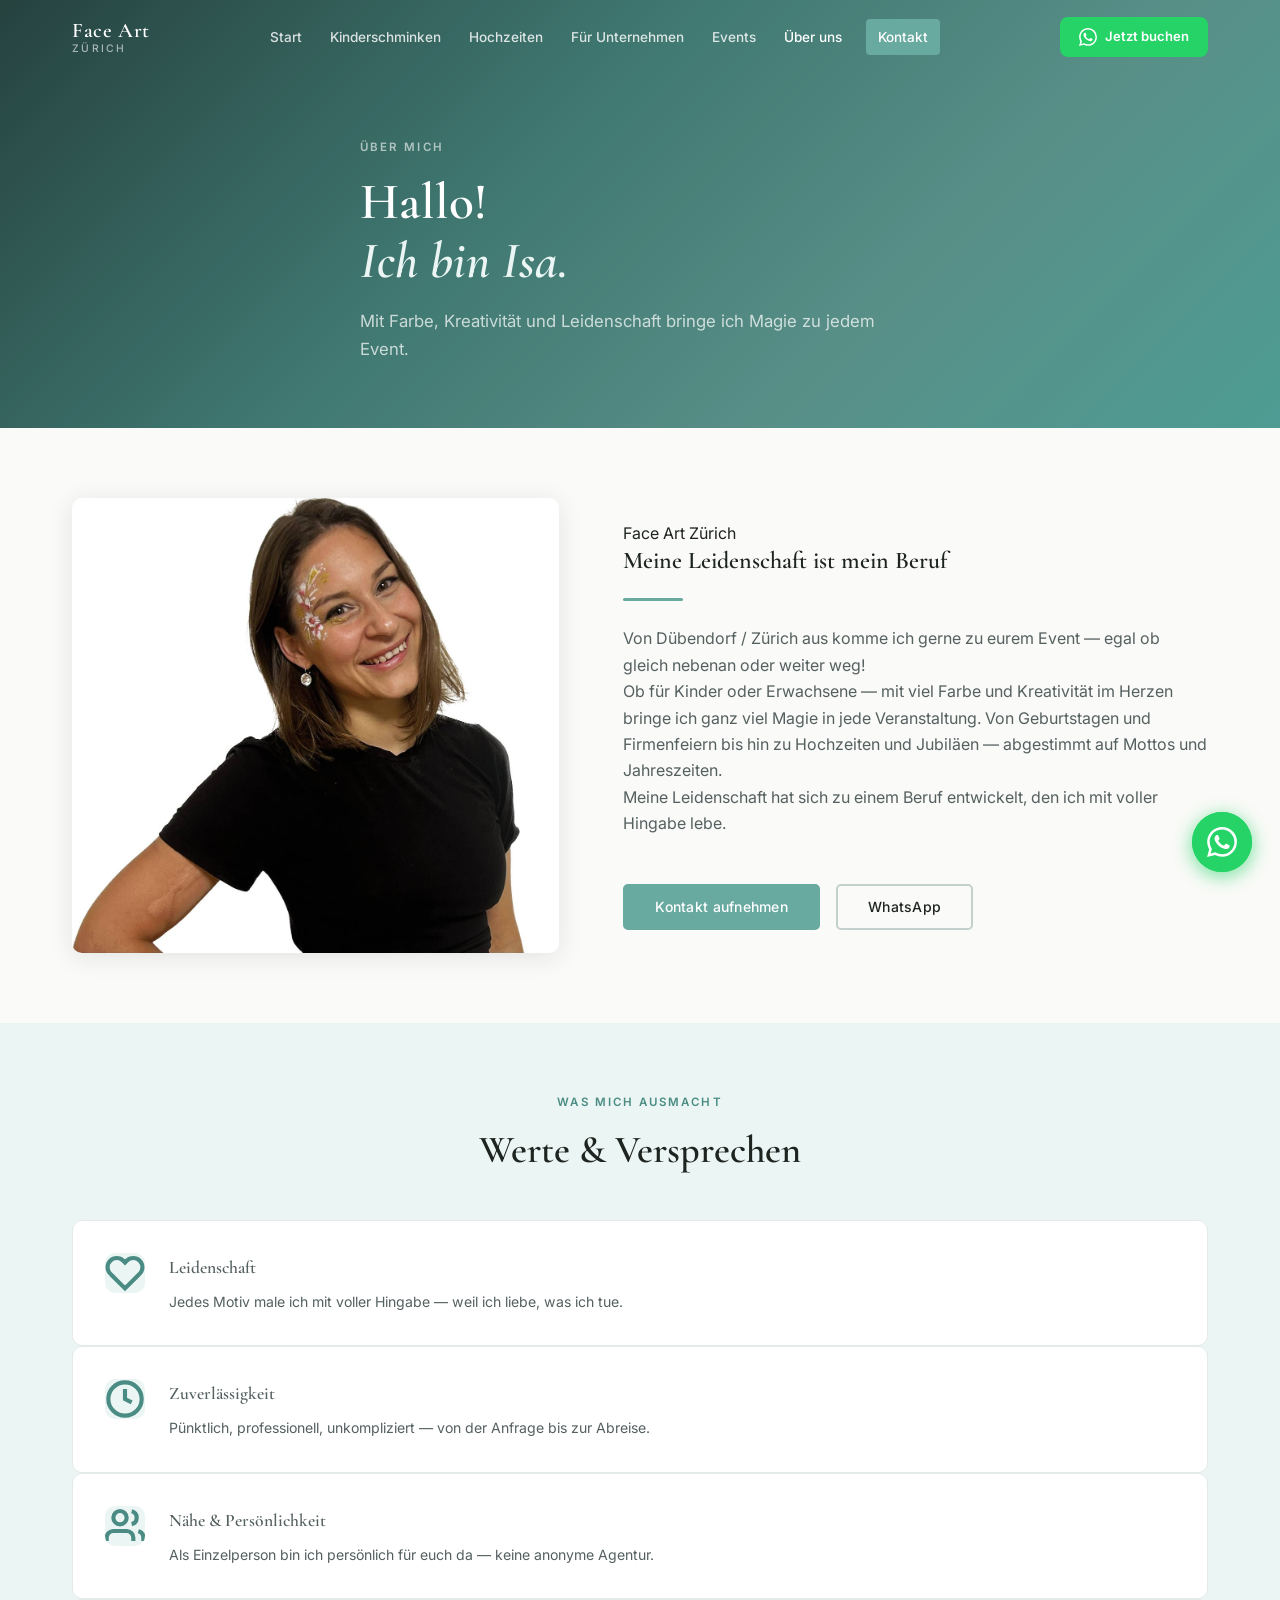
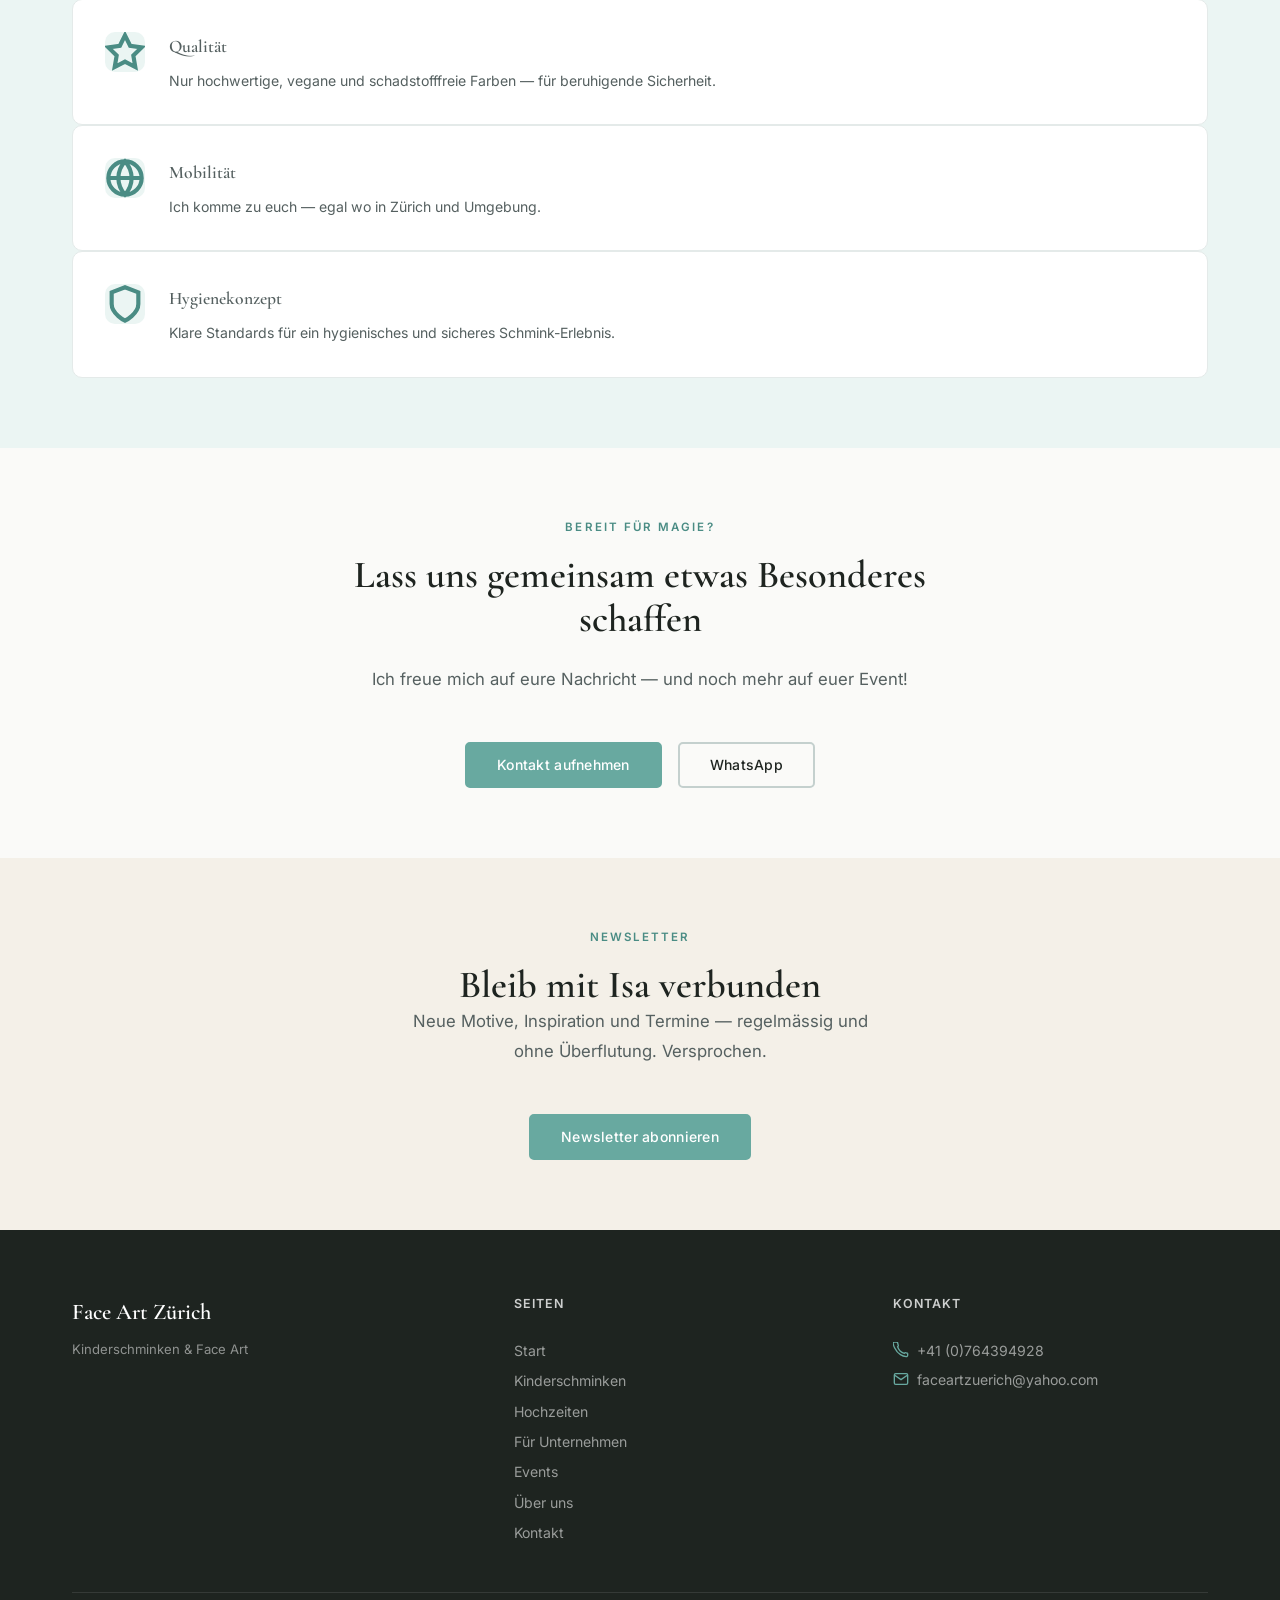
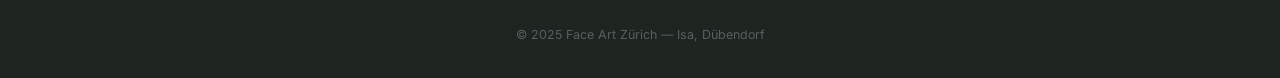
<file: face-art-zuerich/about.html>
<!DOCTYPE html>
<html lang="de">
<head>
  <meta charset="UTF-8" />
  <meta name="viewport" content="width=device-width, initial-scale=1.0" />
  <title>Über Isa — Face Art Zürich</title>
  <meta name="description" content="Hallo, ich bin Isa — professionelle Face Art Künstlerin aus Dübendorf/Zürich. Ich bringe Farbe, Kreativität und Magie zu jedem Event.">
  <link rel="preconnect" href="https://fonts.googleapis.com">
  <link rel="preconnect" href="https://fonts.gstatic.com" crossorigin>
  <link rel="stylesheet" href="src/css/main.css" />
</head>
<body class="page--about">

  <!-- Navigation -->
  <header class="nav nav--transparent" id="nav">
    <div class="nav__container">
      <a href="index.html" class="nav__logo">
        <span class="nav__logo-text">
          <span class="nav__logo-main">Face Art</span>
          <span class="nav__logo-sub">Zürich</span>
        </span>
        <img class="nav__logo-img" src="src/images/isa.jpg" alt="Face Art Zürich Logo" loading="lazy">
      </a>
      <nav class="nav__menu" id="navMenu" aria-label="Hauptnavigation">
        <a href="index.html" class="nav__link">Start</a>
        <a href="kinderschminken.html" class="nav__link">Kinderschminken</a>
        <a href="hochzeiten.html" class="nav__link">Hochzeiten</a>
        <a href="unternehmen.html" class="nav__link">Für Unternehmen</a>
        <a href="events.html" class="nav__link">Events</a>
        <a href="about.html" class="nav__link nav__link--active">Über uns</a>
        <a href="kontakt.html" class="nav__link nav__link--cta">Kontakt</a>
      </nav>
      <a href="https://wa.me/41764394928?text=Hallo%20Isa%2C%20ich%20m%C3%B6chte%20eine%20Anfrage%20stellen." class="nav__whatsapp" target="_blank" rel="noopener noreferrer"><svg viewBox="0 0 24 24" fill="currentColor" aria-hidden="true"><path d="M17.472 14.382c-.297-.149-1.758-.867-2.03-.967-.273-.099-.471-.148-.67.15-.197.297-.767.966-.94 1.164-.173.199-.347.223-.644.075-.297-.15-1.255-.463-2.39-1.475-.883-.788-1.48-1.761-1.653-2.059-.173-.297-.018-.458.13-.606.134-.133.298-.347.446-.52.149-.174.198-.298.298-.497.099-.198.05-.371-.025-.52-.075-.149-.669-1.612-.916-2.207-.242-.579-.487-.5-.669-.51-.173-.008-.371-.01-.57-.01-.198 0-.52.074-.792.372-.272.297-1.04 1.016-1.04 2.479 0 1.462 1.065 2.875 1.213 3.074.149.198 2.096 3.2 5.077 4.487.709.306 1.262.489 1.694.625.712.227 1.36.195 1.871.118.571-.085 1.758-.719 2.006-1.413.248-.694.248-1.289.173-1.413-.074-.124-.272-.198-.57-.347m-5.421 7.403h-.004a9.87 9.87 0 01-5.031-1.378l-.361-.214-3.741.982.998-3.648-.235-.374a9.86 9.86 0 01-1.51-5.26c.001-5.45 4.436-9.884 9.888-9.884 2.64 0 5.122 1.03 6.988 2.898a9.825 9.825 0 012.893 6.994c-.003 5.45-4.437 9.884-9.885 9.884m8.413-18.297A11.815 11.815 0 0012.05 0C5.495 0 .16 5.335.157 11.892c0 2.096.547 4.142 1.588 5.945L.057 24l6.305-1.654a11.882 11.882 0 005.683 1.448h.005c6.554 0 11.89-5.335 11.893-11.893a11.821 11.821 0 00-3.48-8.413z"/></svg> Jetzt buchen</a>
      <button class="nav__toggle" id="navToggle" aria-label="Menü öffnen" aria-expanded="false">
        <span></span><span></span><span></span>
      </button>
    </div>
  </header>

  <main>

    <!-- ========== HERO ========== -->
    <section class="hero hero--sub">
      <div class="hero__bg"></div>
      <div class="hero__overlay"></div>
      <div class="hero__content">
        <p class="hero__eyebrow">Über mich</p>
        <h1 class="hero__title">Hallo!<br><em>Ich bin Isa.</em></h1>
        <p class="hero__subtitle">Mit Farbe, Kreativität und Leidenschaft bringe ich Magie zu jedem Event.</p>
      </div>
    </section>

    <!-- ========== ABOUT ========== -->
    <section class="section">
      <div class="container">
        <div class="about-intro">

          <div class="about-intro__img">
            <img loading="lazy" src="src/images/isa.jpg" alt="Isa — Face Art Zürich" class="about-intro__photo">
          </div>

          <div>
            <span class="about-intro__eyebrow">Face Art Zürich</span>
            <h2 class="about-intro__title">Meine Leidenschaft ist mein Beruf</h2>
            <div class="divider"></div>
            <p class="about-intro__text">
              Von Dübendorf / Zürich aus komme ich gerne zu eurem Event — egal ob gleich nebenan oder weiter weg!
            </p>
            <p class="about-intro__text">
              Ob für Kinder oder Erwachsene — mit viel Farbe und Kreativität im Herzen bringe ich ganz viel Magie in jede Veranstaltung. Von Geburtstagen und Firmenfeiern bis hin zu Hochzeiten und Jubiläen — abgestimmt auf Mottos und Jahreszeiten.
            </p>
            <p class="about-intro__text">
              Meine Leidenschaft hat sich zu einem Beruf entwickelt, den ich mit voller Hingabe lebe.
            </p>
            <div style="margin-top: var(--sp-6); display: flex; gap: var(--sp-2); flex-wrap: wrap;">
              <a href="kontakt.html" class="btn btn--primary">Kontakt aufnehmen</a>
              <a href="https://wa.me/41764394928?text=Hallo%20Isa%21"
                 class="btn btn--outline" target="_blank" rel="noopener noreferrer">
                WhatsApp
              </a>
            </div>
          </div>

        </div>
      </div>
    </section>

    <!-- ========== VALUES ========== -->
    <section class="section section--mint">
      <div class="container">
        <header class="section__header section__header--center">
          <span class="section__label">Was mich ausmacht</span>
          <h2 class="section__title">Werte &amp; Versprechen</h2>
        </header>
        <div class="two-col">
          <ul class="benefits">
            <li class="benefit">
              <svg class="benefit__icon" viewBox="0 0 24 24" fill="none" stroke="currentColor" stroke-width="2.5" aria-hidden="true"><path d="M20.84 4.61a5.5 5.5 0 00-7.78 0L12 5.67l-1.06-1.06a5.5 5.5 0 00-7.78 7.78l1.06 1.06L12 21.23l7.78-7.78 1.06-1.06a5.5 5.5 0 000-7.78z"/></svg>
              <div>
                <p class="benefit__title">Leidenschaft</p>
                <p class="benefit__text">Jedes Motiv male ich mit voller Hingabe — weil ich liebe, was ich tue.</p>
              </div>
            </li>
            <li class="benefit">
              <svg class="benefit__icon" viewBox="0 0 24 24" fill="none" stroke="currentColor" stroke-width="2.5" aria-hidden="true"><circle cx="12" cy="12" r="10"/><polyline points="12 6 12 12 16 14"/></svg>
              <div>
                <p class="benefit__title">Zuverlässigkeit</p>
                <p class="benefit__text">Pünktlich, professionell, unkompliziert — von der Anfrage bis zur Abreise.</p>
              </div>
            </li>
            <li class="benefit">
              <svg class="benefit__icon" viewBox="0 0 24 24" fill="none" stroke="currentColor" stroke-width="2.5" aria-hidden="true"><path d="M17 21v-2a4 4 0 00-4-4H5a4 4 0 00-4 4v2"/><circle cx="9" cy="7" r="4"/><path d="M23 21v-2a4 4 0 00-3-3.87"/><path d="M16 3.13a4 4 0 010 7.75"/></svg>
              <div>
                <p class="benefit__title">Nähe &amp; Persönlichkeit</p>
                <p class="benefit__text">Als Einzelperson bin ich persönlich für euch da — keine anonyme Agentur.</p>
              </div>
            </li>
          </ul>
          <ul class="benefits">
            <li class="benefit">
              <svg class="benefit__icon" viewBox="0 0 24 24" fill="none" stroke="currentColor" stroke-width="2.5" aria-hidden="true"><polygon points="12 2 15.09 8.26 22 9.27 17 14.14 18.18 21.02 12 17.77 5.82 21.02 7 14.14 2 9.27 8.91 8.26 12 2"/></svg>
              <div>
                <p class="benefit__title">Qualität</p>
                <p class="benefit__text">Nur hochwertige, vegane und schadstofffreie Farben — für beruhigende Sicherheit.</p>
              </div>
            </li>
            <li class="benefit">
              <svg class="benefit__icon" viewBox="0 0 24 24" fill="none" stroke="currentColor" stroke-width="2.5" aria-hidden="true"><circle cx="12" cy="12" r="10"/><line x1="2" y1="12" x2="22" y2="12"/><path d="M12 2a15.3 15.3 0 014 10 15.3 15.3 0 01-4 10 15.3 15.3 0 01-4-10 15.3 15.3 0 014-10z"/></svg>
              <div>
                <p class="benefit__title">Mobilität</p>
                <p class="benefit__text">Ich komme zu euch — egal wo in Zürich und Umgebung.</p>
              </div>
            </li>
            <li class="benefit">
              <svg class="benefit__icon" viewBox="0 0 24 24" fill="none" stroke="currentColor" stroke-width="2.5" aria-hidden="true"><path d="M12 22s8-4 8-10V5l-8-3-8 3v7c0 6 8 10 8 10z"/></svg>
              <div>
                <p class="benefit__title">Hygienekonzept</p>
                <p class="benefit__text">Klare Standards für ein hygienisches und sicheres Schmink-Erlebnis.</p>
              </div>
            </li>
          </ul>
        </div>
      </div>
    </section>

    <!-- ========== CTA ========== -->
    <section class="section text-center">
      <div class="container container--narrow">
        <span class="section__label">Bereit für Magie?</span>
        <h2 class="section__title">Lass uns gemeinsam etwas Besonderes schaffen</h2>
        <p class="section__subtitle" style="margin: var(--sp-3) auto var(--sp-6);">Ich freue mich auf eure Nachricht — und noch mehr auf euer Event!</p>
        <div style="display: flex; gap: var(--sp-2); justify-content: center; flex-wrap: wrap;">
          <a href="kontakt.html" class="btn btn--primary">Kontakt aufnehmen</a>
          <a href="https://wa.me/41764394928" class="btn btn--outline" target="_blank" rel="noopener noreferrer">WhatsApp</a>
        </div>
      </div>
    </section>

  
    <!-- ========== NEWSLETTER TEASER ========== -->
    <section class="section section--cream">
      <div class="container container--narrow" style="text-align:center;">
        <span class="section__label">Newsletter</span>
        <h2 class="section__title">Bleib mit Isa verbunden</h2>
        <p class="section__subtitle" style="max-width:480px; margin:0 auto var(--sp-6);">Neue Motive, Inspiration und Termine — regelmässig und ohne Überflutung. Versprochen.</p>
        <a href="kontakt.html#newsletter" class="btn btn--primary">Newsletter abonnieren</a>
      </div>
    </section>

</main>

  <footer class="footer">
    <div class="container">
      <div class="footer__grid">
        <div class="footer__brand">
          <p class="footer__logo">Face Art Zürich</p>
          <p class="footer__tagline">Kinderschminken &amp; Face Art</p>
        </div>
        <div>
          <p class="footer__heading">Seiten</p>
          <nav class="footer__links" aria-label="Footer Navigation">
            <a href="index.html">Start</a>
            <a href="kinderschminken.html">Kinderschminken</a>
            <a href="hochzeiten.html">Hochzeiten</a>
            <a href="unternehmen.html">Für Unternehmen</a>
            <a href="events.html">Events</a>
            <a href="about.html">Über uns</a>
            <a href="kontakt.html">Kontakt</a>
          </nav>
        </div>
        <div>
          <p class="footer__heading">Kontakt</p>
          <div class="footer__contact">
            <p>
              <svg viewBox="0 0 24 24" fill="none" stroke="currentColor" stroke-width="2" aria-hidden="true"><path d="M22 16.92v3a2 2 0 01-2.18 2 19.79 19.79 0 01-8.63-3.07A19.5 19.5 0 013.07 9.82 19.79 19.79 0 01.1 1.18 2 2 0 012.11 0h3a2 2 0 012 1.72c.127.96.361 1.903.7 2.81a2 2 0 01-.45 2.11L6.91 7.09A16 16 0 0016.91 17.1l.46-.46a2 2 0 012.11-.45c.907.339 1.85.573 2.81.7A2 2 0 0122 16.92z"/></svg>
              +41 (0)764394928
            </p>
            <p>
              <svg viewBox="0 0 24 24" fill="none" stroke="currentColor" stroke-width="2" aria-hidden="true"><path d="M4 4h16c1.1 0 2 .9 2 2v12c0 1.1-.9 2-2 2H4c-1.1 0-2-.9-2-2V6c0-1.1.9-2 2-2z"/><polyline points="22,6 12,13 2,6"/></svg>
              faceartzuerich@yahoo.com
            </p>
          </div>
        </div>
      </div>
      <div class="footer__bottom">
        <p>© 2025 Face Art Zürich — Isa, Dübendorf</p>
      </div>
    </div>
  </footer>

  <a href="https://wa.me/41764394928" class="wa-float" target="_blank" rel="noopener noreferrer" aria-label="WhatsApp Kontakt">
    <svg viewBox="0 0 24 24" fill="white" aria-hidden="true"><path d="M17.472 14.382c-.297-.149-1.758-.867-2.03-.967-.273-.099-.471-.148-.67.15-.197.297-.767.966-.94 1.164-.173.199-.347.223-.644.075-.297-.15-1.255-.463-2.39-1.475-.883-.788-1.48-1.761-1.653-2.059-.173-.297-.018-.458.13-.606.134-.133.298-.347.446-.52.149-.174.198-.298.298-.497.099-.198.05-.371-.025-.52-.075-.149-.669-1.612-.916-2.207-.242-.579-.487-.5-.669-.51-.173-.008-.371-.01-.57-.01-.198 0-.52.074-.792.372-.272.297-1.04 1.016-1.04 2.479 0 1.462 1.065 2.875 1.213 3.074.149.198 2.096 3.2 5.077 4.487.709.306 1.262.489 1.694.625.712.227 1.36.195 1.871.118.571-.085 1.758-.719 2.006-1.413.248-.694.248-1.289.173-1.413-.074-.124-.272-.198-.57-.347m-5.421 7.403h-.004a9.87 9.87 0 01-5.031-1.378l-.361-.214-3.741.982.998-3.648-.235-.374a9.86 9.86 0 01-1.51-5.26c.001-5.45 4.436-9.884 9.888-9.884 2.64 0 5.122 1.03 6.988 2.898a9.825 9.825 0 012.893 6.994c-.003 5.45-4.437 9.884-9.885 9.884m8.413-18.297A11.815 11.815 0 0012.05 0C5.495 0 .16 5.335.157 11.892c0 2.096.547 4.142 1.588 5.945L.057 24l6.305-1.654a11.882 11.882 0 005.683 1.448h.005c6.554 0 11.89-5.335 11.893-11.893a11.821 11.821 0 00-3.48-8.413z"/></svg>
  </a>

  <a href="https://wa.me/41764394928" class="wa-float" target="_blank" rel="noopener noreferrer" aria-label="WhatsApp Kontakt">
    <svg viewBox="0 0 24 24" fill="white" aria-hidden="true">
      <path d="M17.472 14.382c-.297-.149-1.758-.867-2.03-.967-.273-.099-.471-.148-.67.15-.197.297-.767.966-.94 1.164-.173.199-.347.223-.644.075-.297-.15-1.255-.463-2.39-1.475-.883-.788-1.48-1.761-1.653-2.059-.173-.297-.018-.458.13-.606.134-.133.298-.347.446-.52.149-.174.198-.298.298-.497.099-.198.05-.371-.025-.52-.075-.149-.669-1.612-.916-2.207-.242-.579-.487-.5-.669-.51-.173-.008-.371-.01-.57-.01-.198 0-.52.074-.792.372-.272.297-1.04 1.016-1.04 2.479 0 1.462 1.065 2.875 1.213 3.074.149.198 2.096 3.2 5.077 4.487.709.306 1.262.489 1.694.625.712.227 1.36.195 1.871.118.571-.085 1.758-.719 2.006-1.413.248-.694.248-1.289.173-1.413-.074-.124-.272-.198-.57-.347m-5.421 7.403h-.004a9.87 9.87 0 01-5.031-1.378l-.361-.214-3.741.982.998-3.648-.235-.374a9.86 9.86 0 01-1.51-5.26c.001-5.45 4.436-9.884 9.888-9.884 2.64 0 5.122 1.03 6.988 2.898a9.825 9.825 0 012.893 6.994c-.003 5.45-4.437 9.884-9.885 9.884m8.413-18.297A11.815 11.815 0 0012.05 0C5.495 0 .16 5.335.157 11.892c0 2.096.547 4.142 1.588 5.945L.057 24l6.305-1.654a11.882 11.882 0 005.683 1.448h.005c6.554 0 11.89-5.335 11.893-11.893a11.821 11.821 0 00-3.48-8.413z"/>
    </svg>
  </a>

  <script src="src/js/main.js"></script>
</body>
</html>
</file>
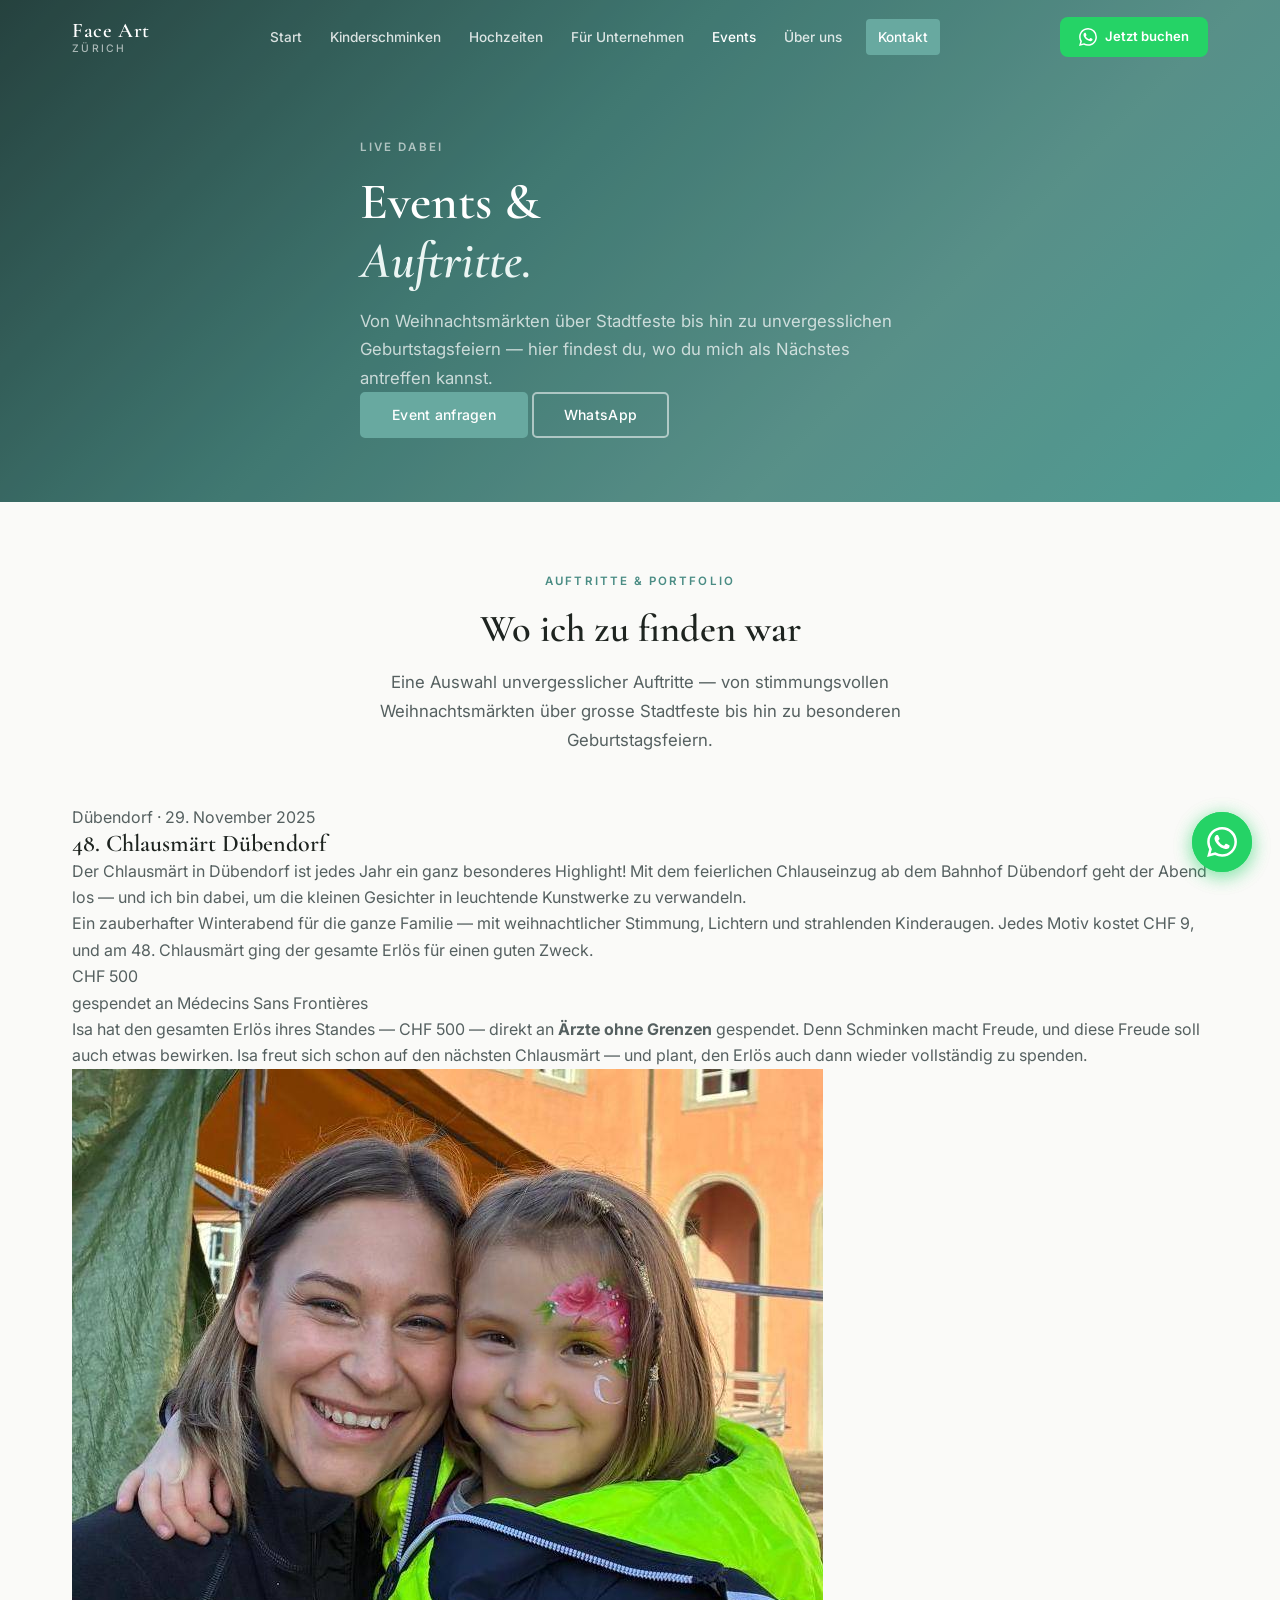
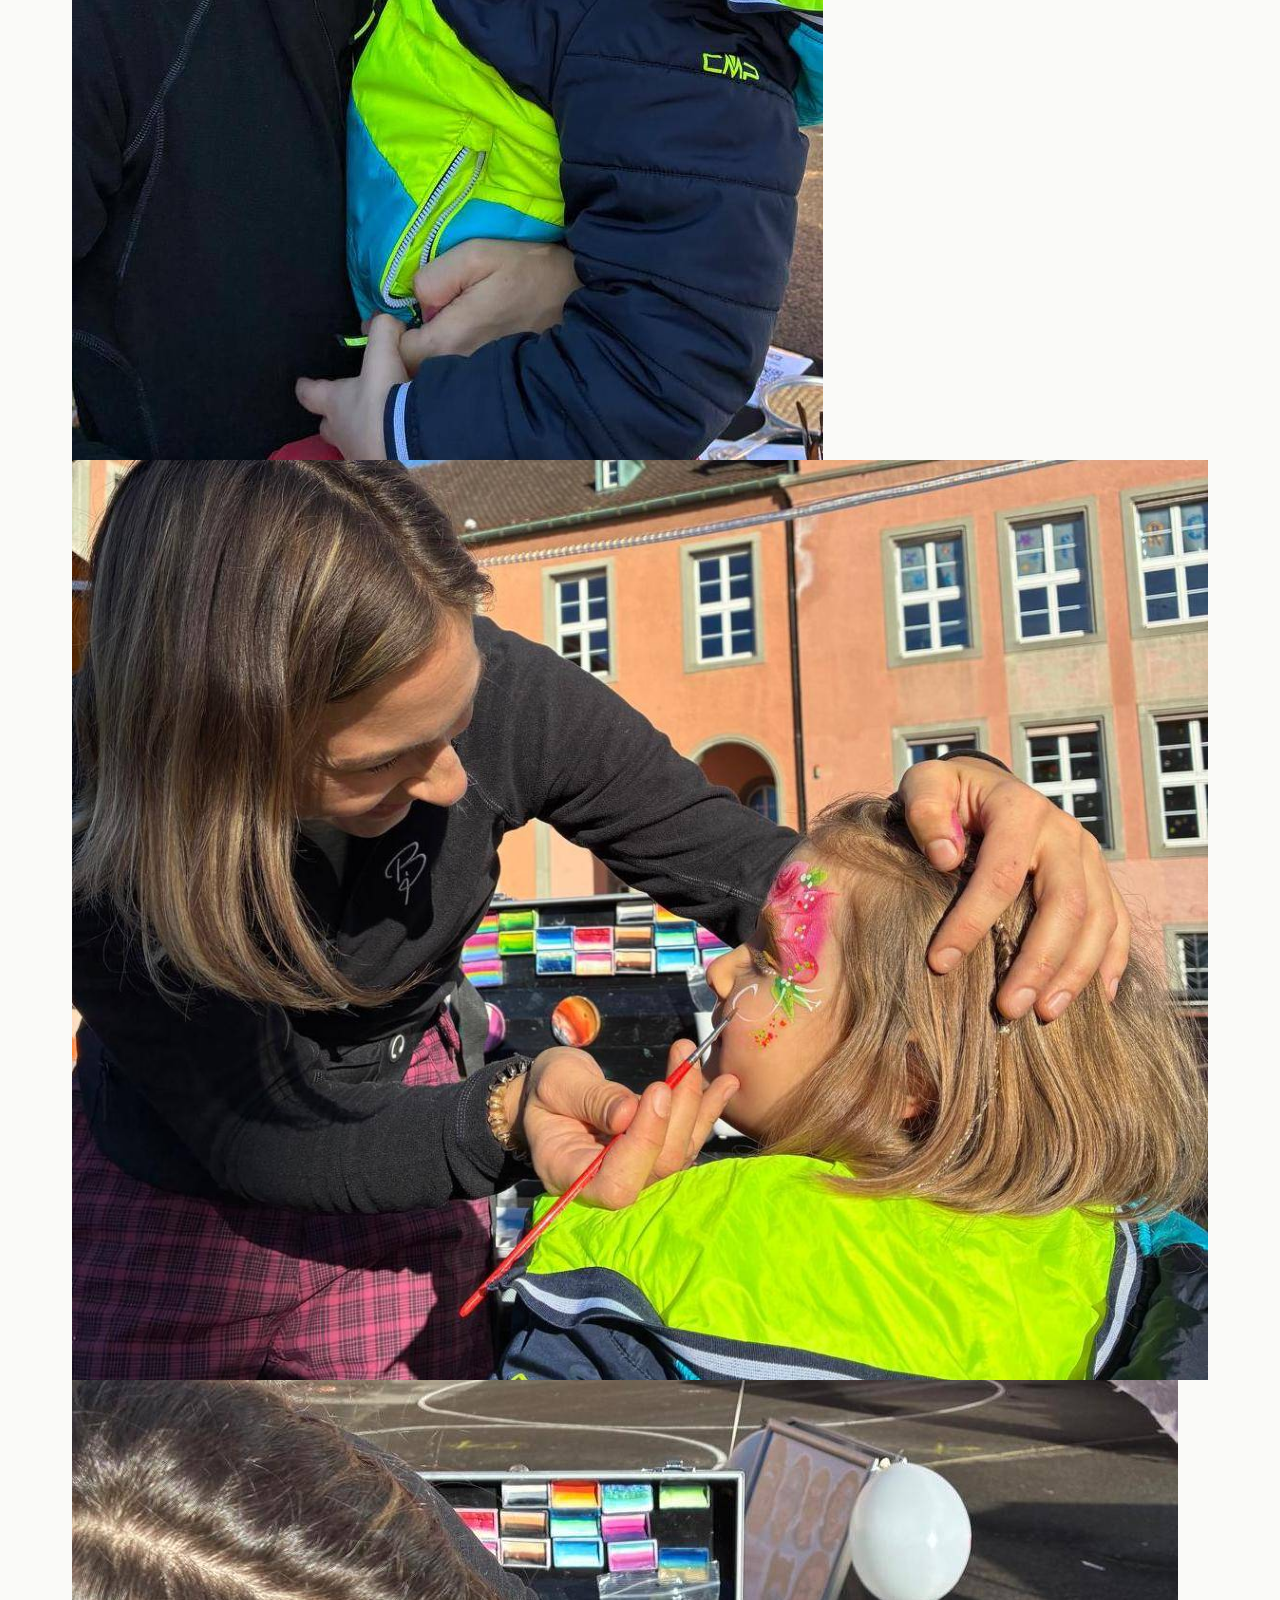
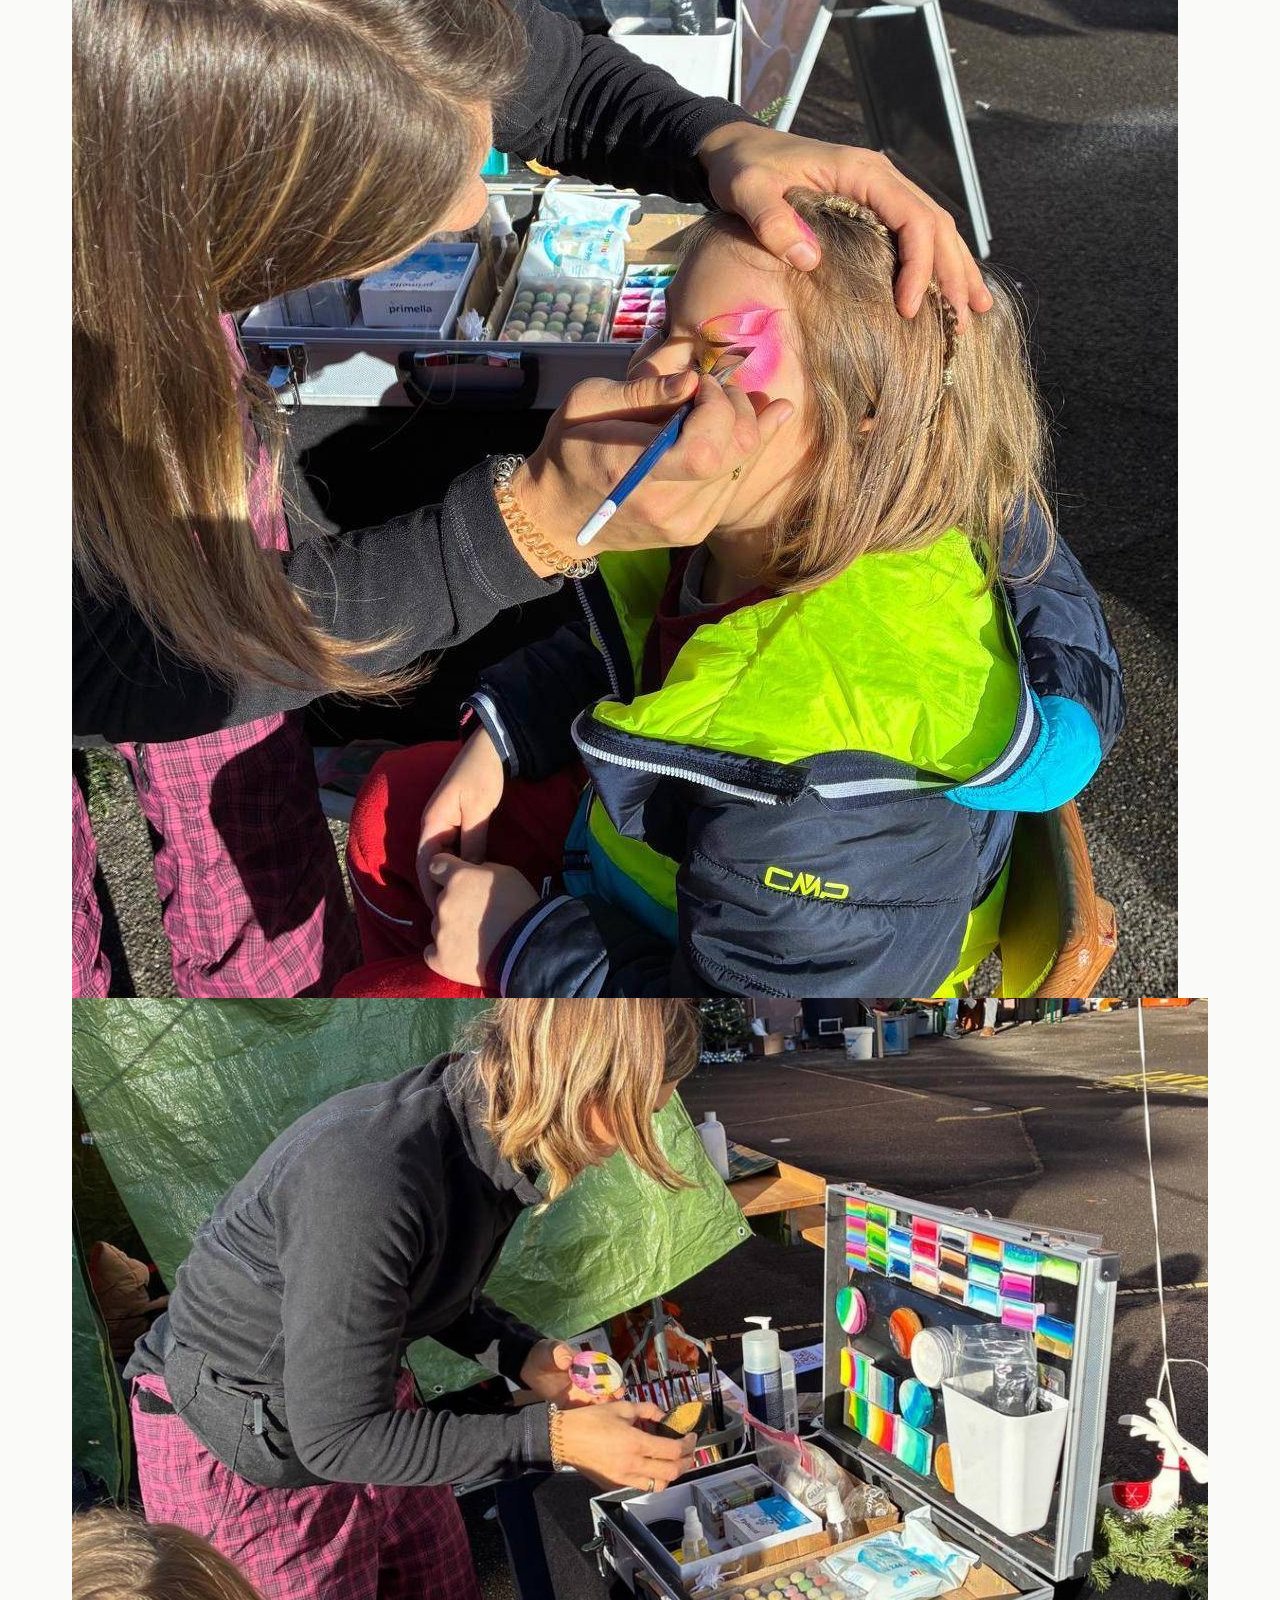
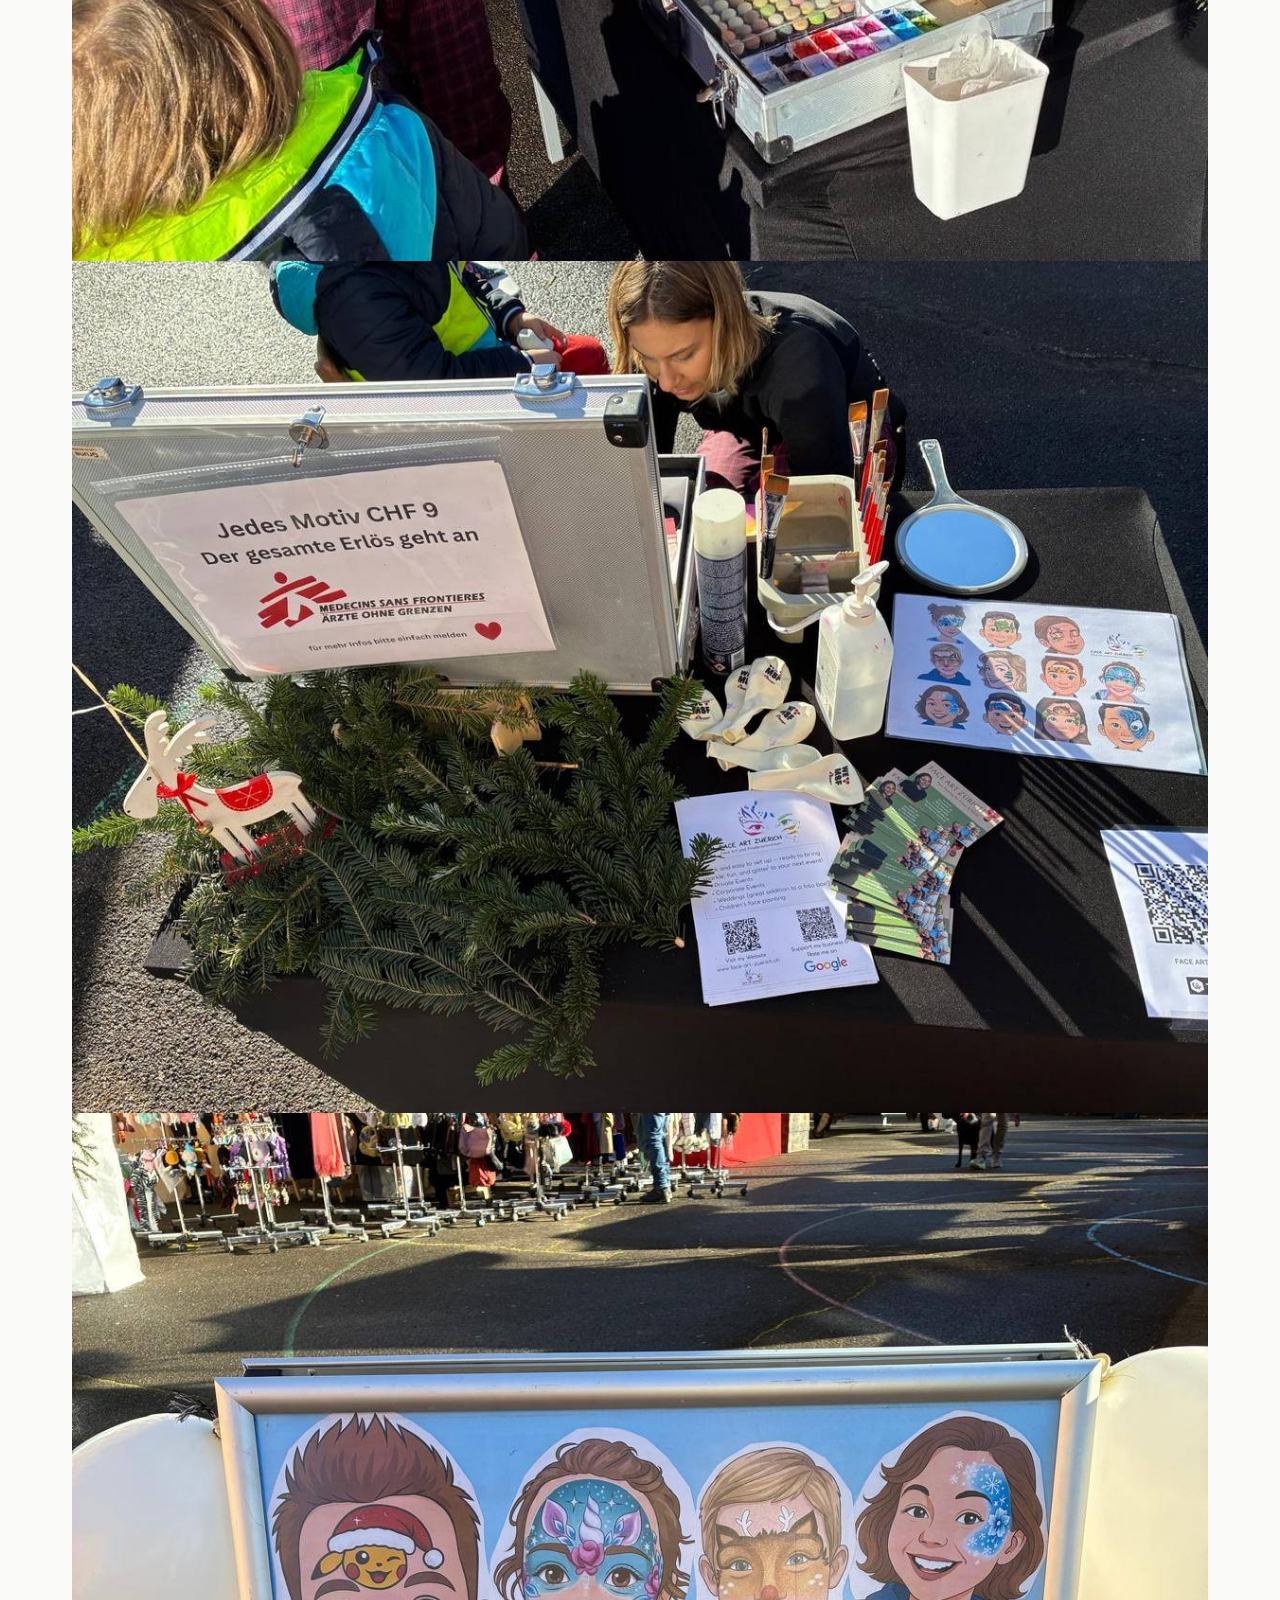
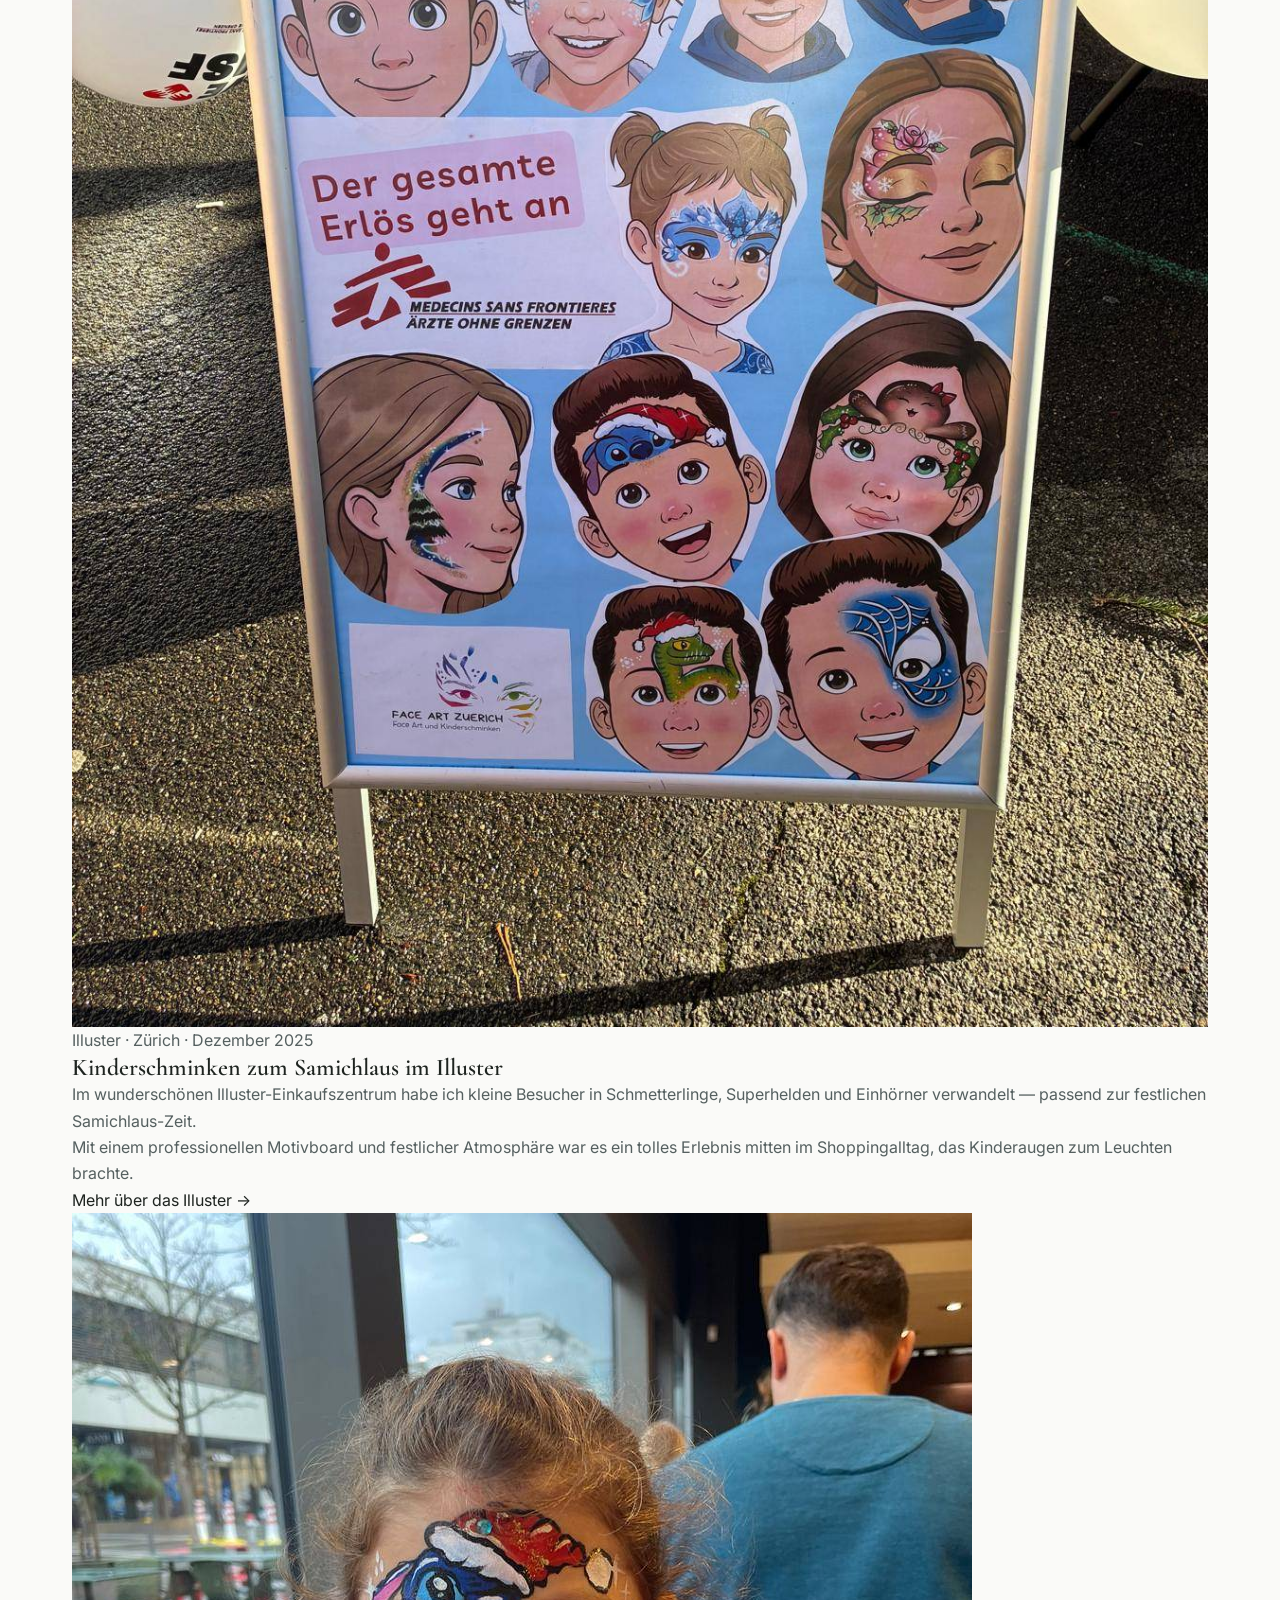
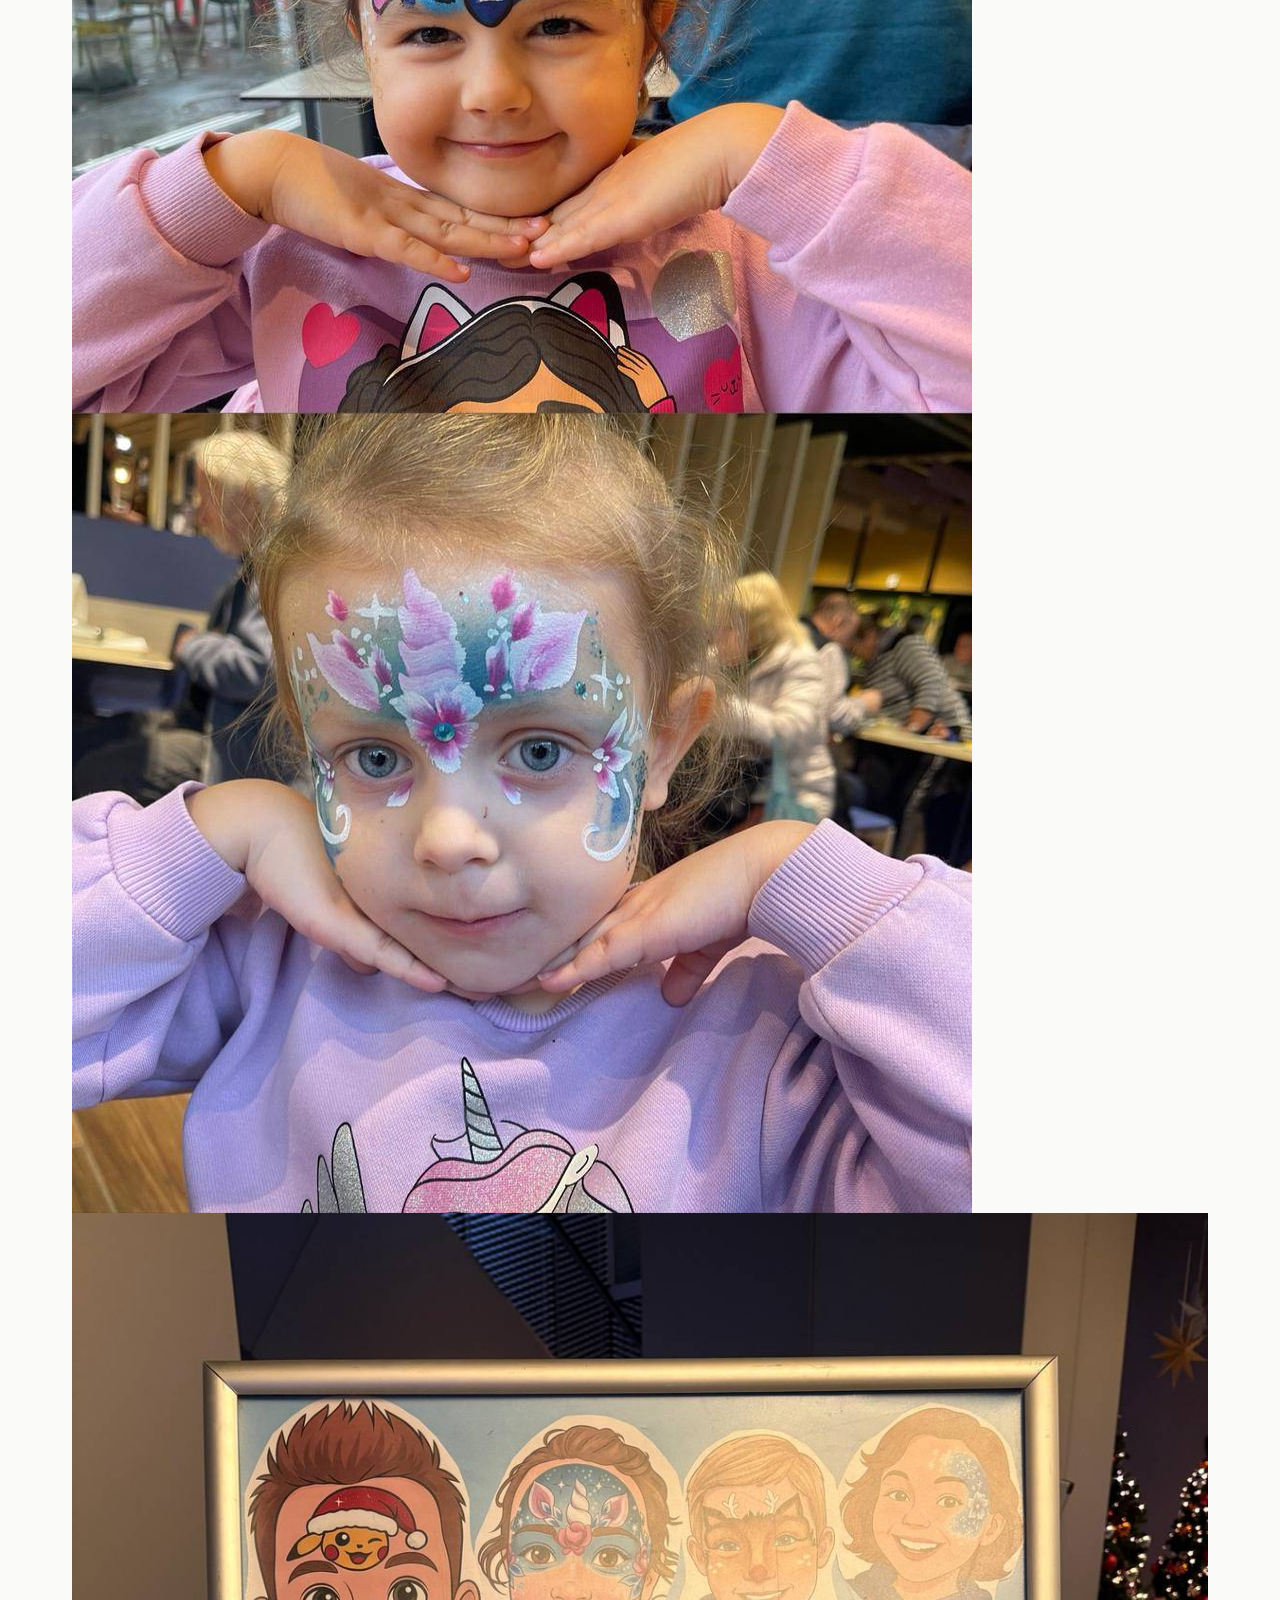
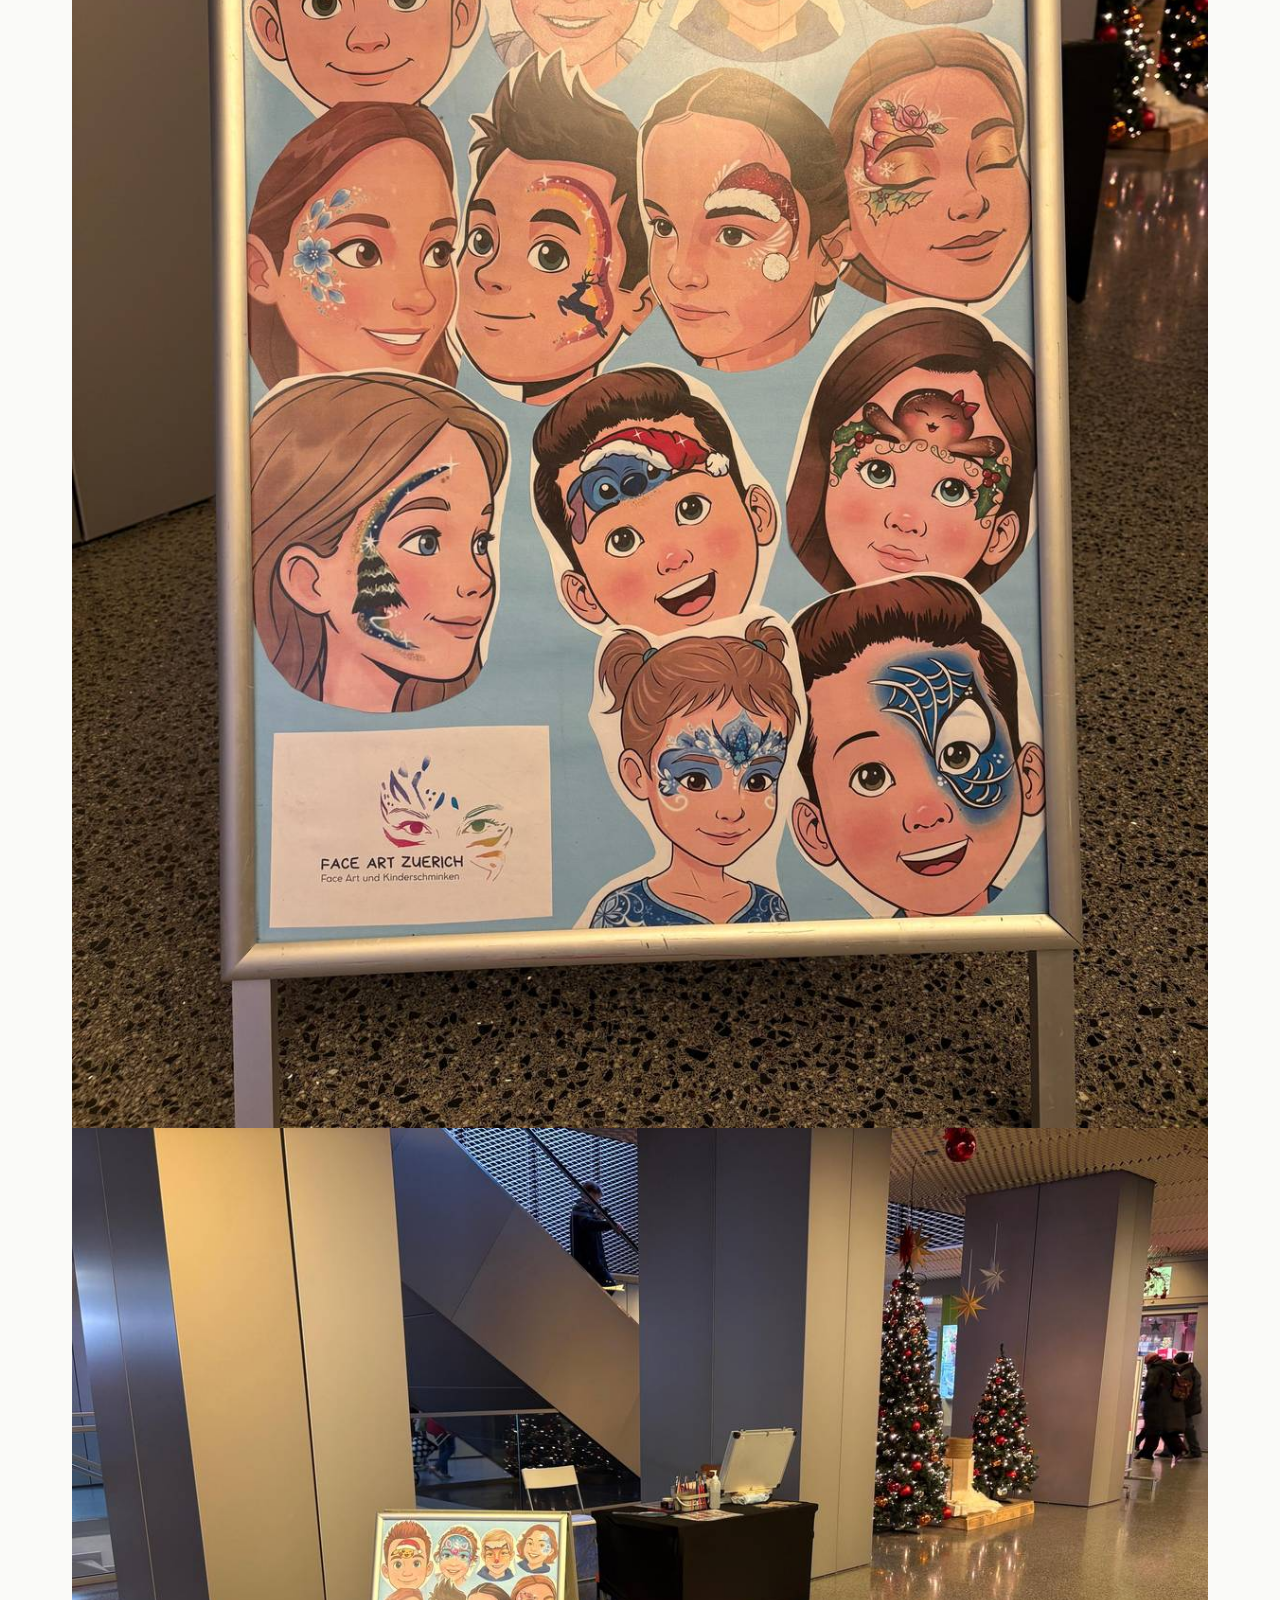
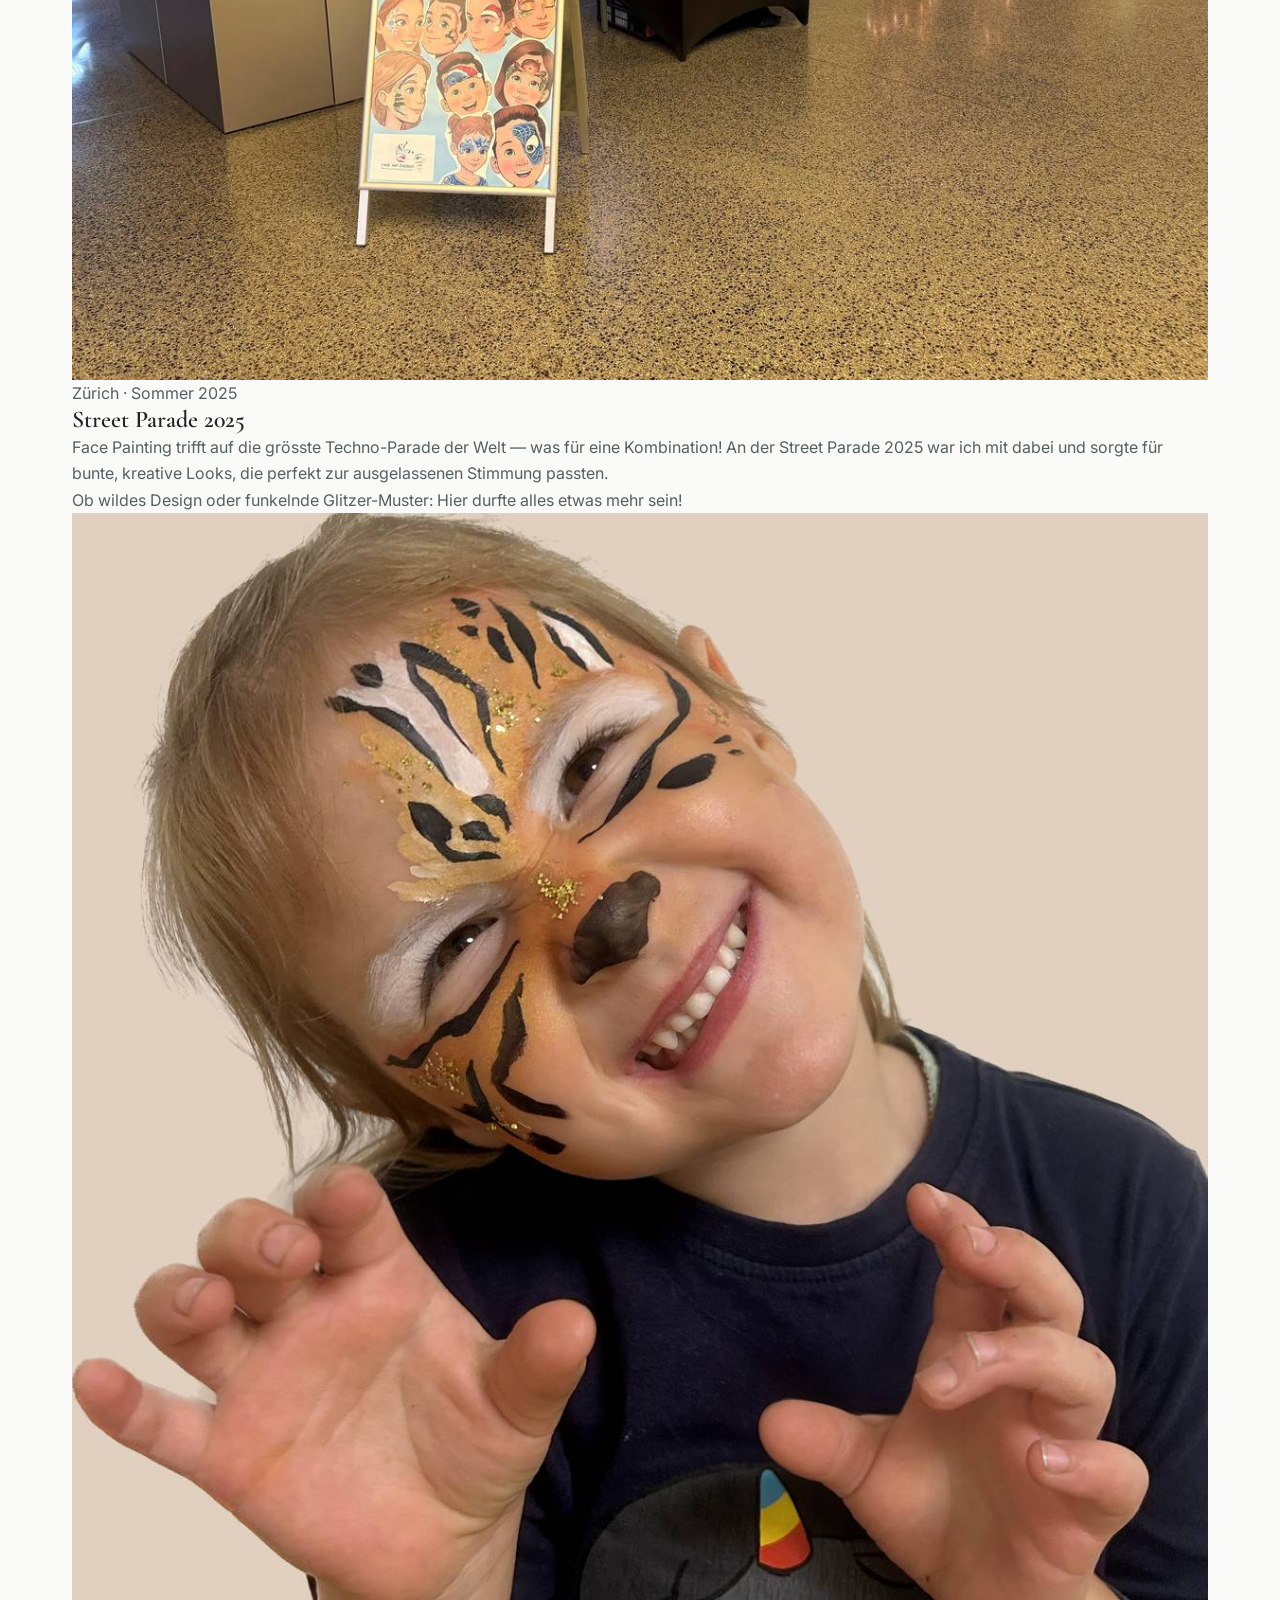
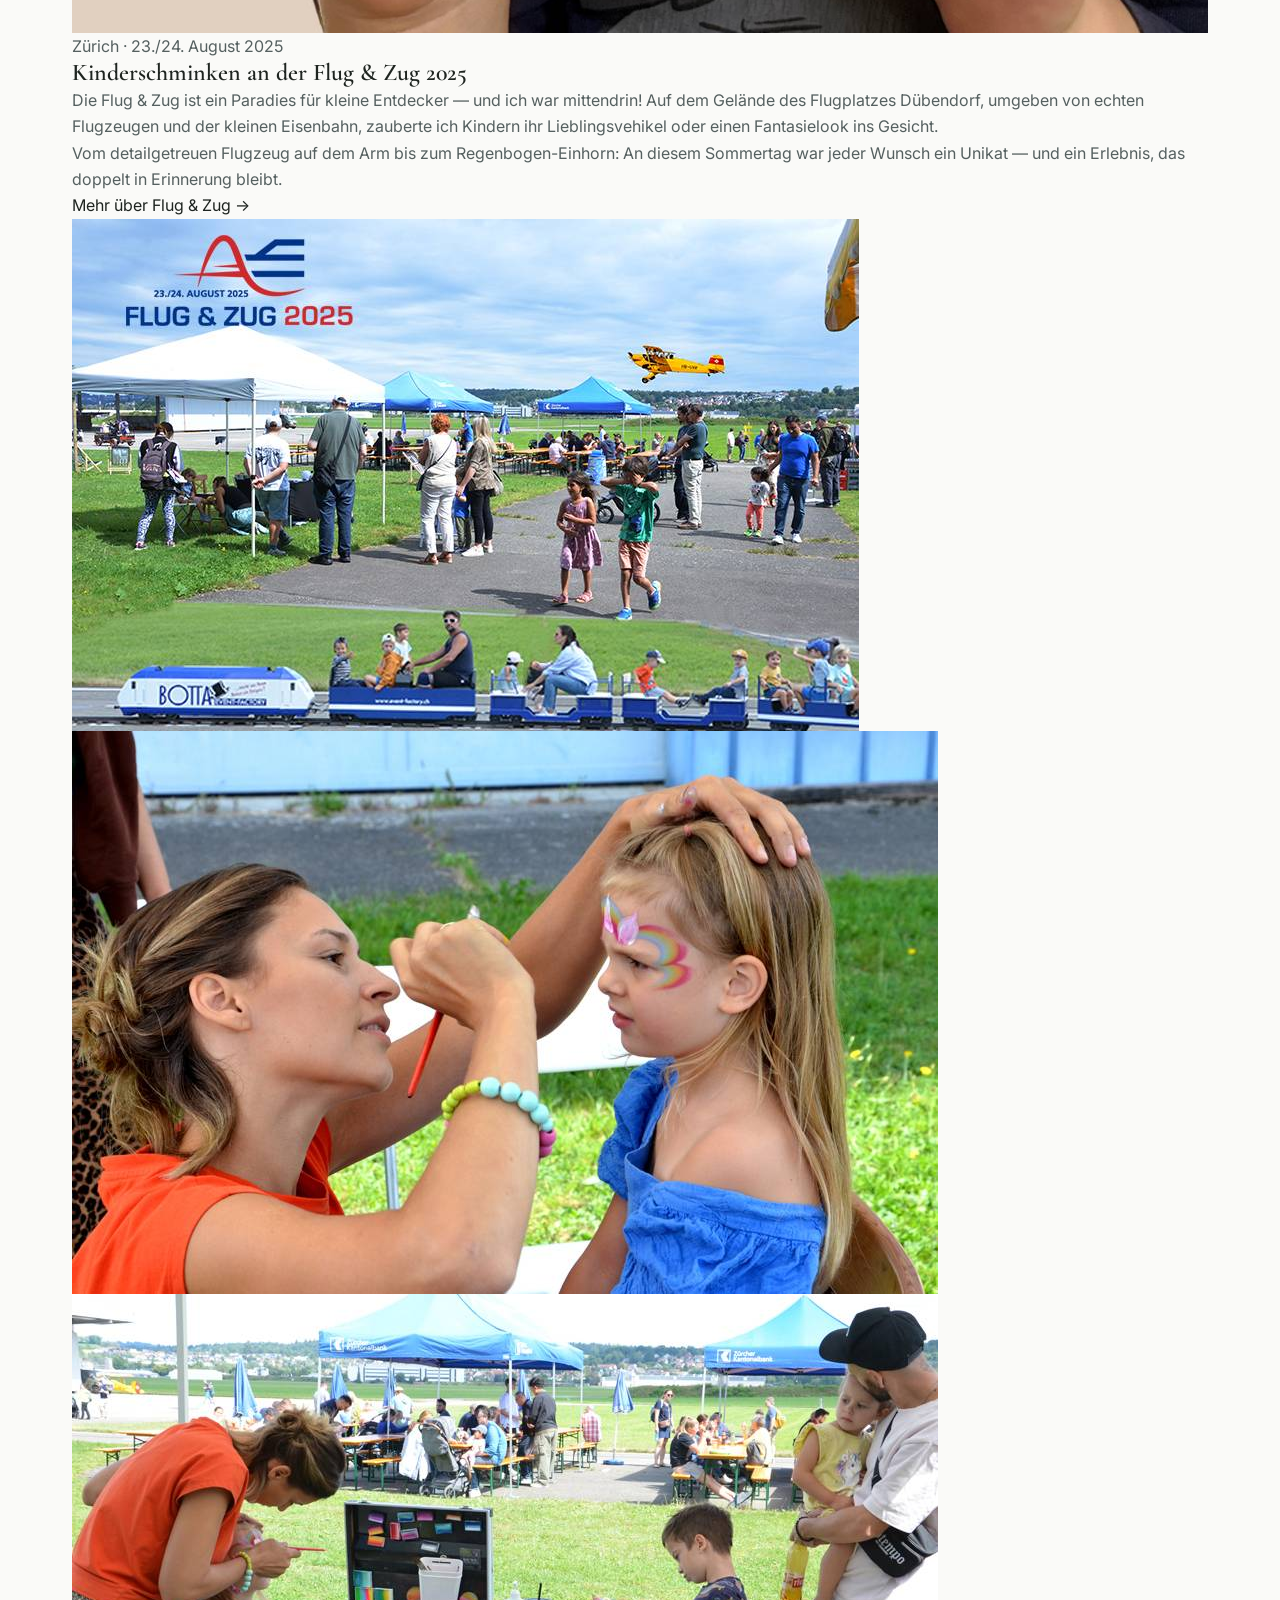
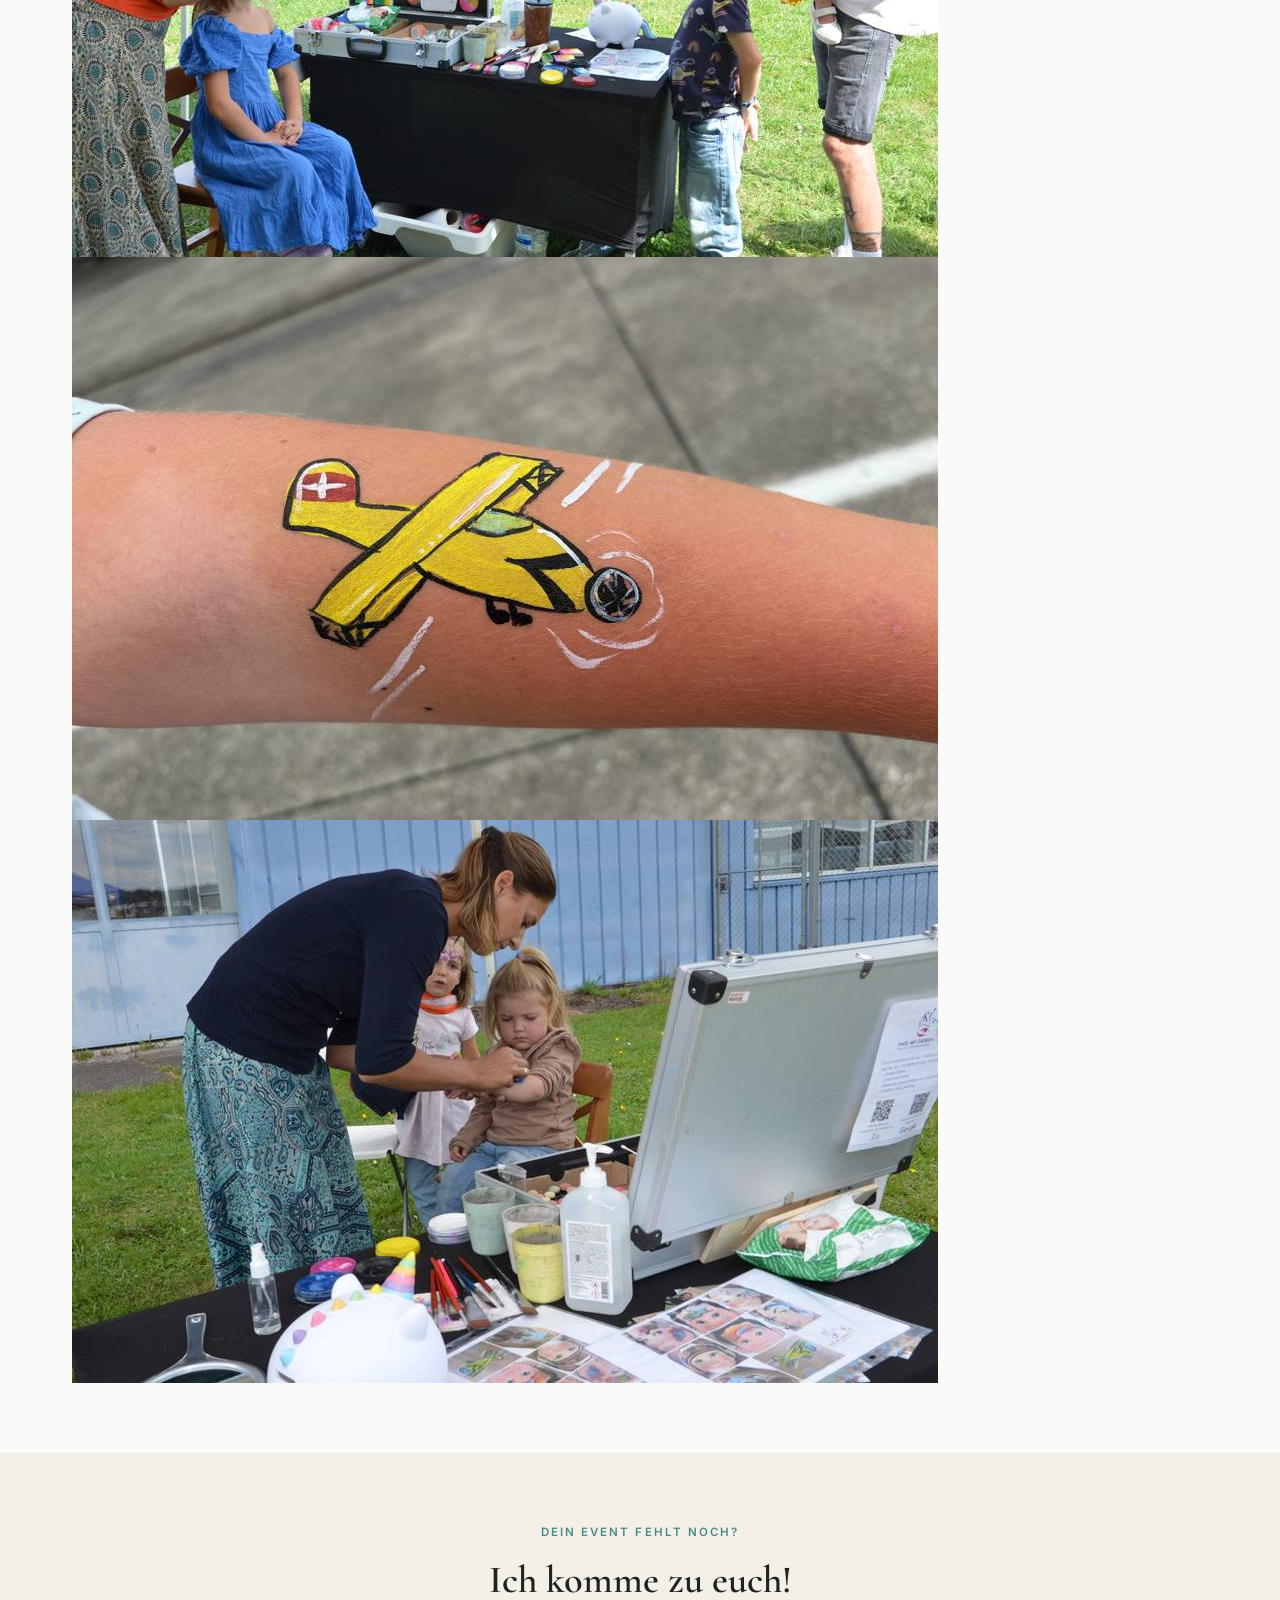
<file: face-art-zuerich/events.html>
<!DOCTYPE html>
<html lang="de">
<head>
  <meta charset="UTF-8" />
  <meta name="viewport" content="width=device-width, initial-scale=1.0" />
  <title>Events & Auftritte — Face Art Zürich</title>
  <meta name="description" content="Events und Auftritte von Face Art Zürich — Weihnachtsmärkte, Stadtfeste, Kindergeburtstage und mehr. Isa bringt Farbe und Magie direkt zu eurem Event.">
  <link rel="preconnect" href="https://fonts.googleapis.com">
  <link rel="preconnect" href="https://fonts.gstatic.com" crossorigin>
  <link rel="stylesheet" href="src/css/main.css" />
</head>
<body class="page--events">

  <!-- Navigation -->
  <header class="nav nav--transparent" id="nav">
    <div class="nav__container">
      <a href="index.html" class="nav__logo">
        <span class="nav__logo-text">
          <span class="nav__logo-main">Face Art</span>
          <span class="nav__logo-sub">Zürich</span>
        </span>
        <img class="nav__logo-img" src="src/images/isa.jpg" alt="Face Art Zürich Logo" loading="lazy">
      </a>
      <nav class="nav__menu" id="navMenu" aria-label="Hauptnavigation">
        <a href="index.html" class="nav__link">Start</a>
        <a href="kinderschminken.html" class="nav__link">Kinderschminken</a>
        <a href="hochzeiten.html" class="nav__link">Hochzeiten</a>
        <a href="unternehmen.html" class="nav__link">Für Unternehmen</a>
        <a href="events.html" class="nav__link nav__link--active">Events</a>
        <a href="about.html" class="nav__link">Über uns</a>
        <a href="kontakt.html" class="nav__link nav__link--cta">Kontakt</a>
      </nav>
      <a href="https://wa.me/41764394928?text=Hallo%20Isa%2C%20ich%20m%C3%B6chte%20eine%20Anfrage%20stellen." class="nav__whatsapp" target="_blank" rel="noopener noreferrer"><svg viewBox="0 0 24 24" fill="currentColor" aria-hidden="true"><path d="M17.472 14.382c-.297-.149-1.758-.867-2.03-.967-.273-.099-.471-.148-.67.15-.197.297-.767.966-.94 1.164-.173.199-.347.223-.644.075-.297-.15-1.255-.463-2.39-1.475-.883-.788-1.48-1.761-1.653-2.059-.173-.297-.018-.458.13-.606.134-.133.298-.347.446-.52.149-.174.198-.298.298-.497.099-.198.05-.371-.025-.52-.075-.149-.669-1.612-.916-2.207-.242-.579-.487-.5-.669-.51-.173-.008-.371-.01-.57-.01-.198 0-.52.074-.792.372-.272.297-1.04 1.016-1.04 2.479 0 1.462 1.065 2.875 1.213 3.074.149.198 2.096 3.2 5.077 4.487.709.306 1.262.489 1.694.625.712.227 1.36.195 1.871.118.571-.085 1.758-.719 2.006-1.413.248-.694.248-1.289.173-1.413-.074-.124-.272-.198-.57-.347m-5.421 7.403h-.004a9.87 9.87 0 01-5.031-1.378l-.361-.214-3.741.982.998-3.648-.235-.374a9.86 9.86 0 01-1.51-5.26c.001-5.45 4.436-9.884 9.888-9.884 2.64 0 5.122 1.03 6.988 2.898a9.825 9.825 0 012.893 6.994c-.003 5.45-4.437 9.884-9.885 9.884m8.413-18.297A11.815 11.815 0 0012.05 0C5.495 0 .16 5.335.157 11.892c0 2.096.547 4.142 1.588 5.945L.057 24l6.305-1.654a11.882 11.882 0 005.683 1.448h.005c6.554 0 11.89-5.335 11.893-11.893a11.821 11.821 0 00-3.48-8.413z"/></svg> Jetzt buchen</a>
      <button class="nav__toggle" id="navToggle" aria-label="Menü öffnen" aria-expanded="false">
        <span></span><span></span><span></span>
      </button>
    </div>
  </header>

  <main>

    <!-- ========== HERO ========== -->
    <section class="hero hero--sub">
      <div class="hero__bg"></div>
      <div class="hero__overlay"></div>
      <div class="hero__content">
        <p class="hero__eyebrow">Live dabei</p>
        <h1 class="hero__title">Events &amp;<br><em>Auftritte.</em></h1>
        <p class="hero__subtitle">Von Weihnachtsmärkten über Stadtfeste bis hin zu unvergesslichen Geburtstagsfeiern — hier findest du, wo du mich als Nächstes antreffen kannst.</p>
        <div class="hero__cta">
          <a href="kontakt.html" class="btn btn--primary">Event anfragen</a>
          <a href="https://wa.me/41764394928?text=Hallo%20Isa%2C%20ich%20interessiere%20mich%20f%C3%BCr%20einen%20Auftritt%20an%20meinem%20Event."
             class="btn btn--outline-white" target="_blank" rel="noopener noreferrer">
            WhatsApp
          </a>
        </div>
      </div>
    </section>

    <!-- ========== EVENTS FEATURE LAYOUT ========== -->
    <section class="section">
      <div class="container">

        <header class="section__header section__header--center">
          <span class="section__label">Auftritte &amp; Portfolio</span>
          <h2 class="section__title">Wo ich zu finden war</h2>
          <p class="section__subtitle">Eine Auswahl unvergesslicher Auftritte — von stimmungsvollen Weihnachtsmärkten über grosse Stadtfeste bis hin zu besonderen Geburtstagsfeiern.</p>
        </header>

        <!-- Event 1 — Chlausmärt Dübendorf -->
        <article class="event-entry" id="chlausmaert">
          <div class="event-entry__content">
            <p class="event-entry__meta">Dübendorf · 29. November 2025</p>
            <h2 class="event-entry__title">48. Chlausmärt Dübendorf</h2>
            <div class="event-entry__divider"></div>
            <p class="event-entry__text">Der Chlausmärt in Dübendorf ist jedes Jahr ein ganz besonderes Highlight! Mit dem feierlichen Chlauseinzug ab dem Bahnhof Dübendorf geht der Abend los — und ich bin dabei, um die kleinen Gesichter in leuchtende Kunstwerke zu verwandeln.</p>
            <p class="event-entry__text">Ein zauberhafter Winterabend für die ganze Familie — mit weihnachtlicher Stimmung, Lichtern und strahlenden Kinderaugen. Jedes Motiv kostet CHF 9, und am 48. Chlausmärt ging der gesamte Erlös für einen guten Zweck.</p>

            <div class="event-entry__donation">
              <p class="event-entry__donation-amount">CHF 500</p>
              <p class="event-entry__donation-label">gespendet an Médecins Sans Frontières</p>
              <p class="event-entry__donation-text">Isa hat den gesamten Erlös ihres Standes — CHF 500 — direkt an <strong>Ärzte ohne Grenzen</strong> gespendet. Denn Schminken macht Freude, und diese Freude soll auch etwas bewirken. Isa freut sich schon auf den nächsten Chlausmärt — und plant, den Erlös auch dann wieder vollständig zu spenden.</p>
            </div>
          </div>
          <div class="event-entry__gallery event-entry__gallery--6">
            <img src="src/images/gallery/Events/Chlausmaert/isa-kind.jpeg" alt="Isa mit strahlender Kind am Chlausmärt" loading="lazy">
            <img src="src/images/gallery/Events/Chlausmaert/painting.jpeg" alt="Isa beim Kinderschminken am Chlausmärt" loading="lazy">
            <img src="src/images/gallery/Events/Chlausmaert/painting-closeup.jpeg" alt="Detailaufnahme beim Schminken am Chlausmärt" loading="lazy">
            <img src="src/images/gallery/Events/Chlausmaert/stand.jpeg" alt="Stand am Chlausmärt Dübendorf mit Farbpalette" loading="lazy">
            <img src="src/images/gallery/Events/Chlausmaert/msf-sign.jpeg" alt="Schild: Jedes Motiv CHF 9 – Erlös geht an Ärzte ohne Grenzen" loading="lazy">
            <img src="src/images/gallery/Events/Chlausmaert/msf-board.jpeg" alt="MSF Plakat: Der gesamte Erlös geht an Ärzte ohne Grenzen" loading="lazy">
          </div>
        </article>

        <!-- Event 2 — Illuster Samichlaus -->
        <article class="event-entry event-entry--reverse">
          <div class="event-entry__content">
            <p class="event-entry__meta">Illuster · Zürich · Dezember 2025</p>
            <h2 class="event-entry__title">Kinderschminken zum Samichlaus im Illuster</h2>
            <div class="event-entry__divider"></div>
            <p class="event-entry__text">Im wunderschönen Illuster-Einkaufszentrum habe ich kleine Besucher in Schmetterlinge, Superhelden und Einhörner verwandelt — passend zur festlichen Samichlaus-Zeit.</p>
            <p class="event-entry__text">Mit einem professionellen Motivboard und festlicher Atmosphäre war es ein tolles Erlebnis mitten im Shoppingalltag, das Kinderaugen zum Leuchten brachte.</p>
            <a href="https://illuster.ch/" class="event-entry__link" target="_blank" rel="noopener noreferrer">
              Mehr über das Illuster →
            </a>
          </div>
          <div class="event-entry__gallery event-entry__gallery--3">
            <img src="src/images/gallery/Events/Illuster/kinder-faces.jpeg" alt="Kinder mit Face Art im Illuster" loading="lazy">
            <img src="src/images/gallery/Events/Illuster/Menuboard.jpeg" alt="Face Art Motivboard im Illuster" loading="lazy">
            <img src="src/images/gallery/Events/Illuster/stand.jpeg" alt="Stand im Illuster mit Weihnachtsbaum" loading="lazy">
          </div>
        </article>

        <!-- Event 3 — Street Parade -->
        <article class="event-entry">
          <div class="event-entry__content">
            <p class="event-entry__meta">Zürich · Sommer 2025</p>
            <h2 class="event-entry__title">Street Parade 2025</h2>
            <div class="event-entry__divider"></div>
            <p class="event-entry__text">Face Painting trifft auf die grösste Techno-Parade der Welt — was für eine Kombination! An der Street Parade 2025 war ich mit dabei und sorgte für bunte, kreative Looks, die perfekt zur ausgelassenen Stimmung passten.</p>
            <p class="event-entry__text">Ob wildes Design oder funkelnde Glitzer-Muster: Hier durfte alles etwas mehr sein!</p>
          </div>
          <div class="event-entry__gallery event-entry__gallery--1">
            <img src="src/images/gallery/Kinder/IMG_2817_Kopie_edited_edited.jpg" alt="Face Art an der Street Parade" loading="lazy">
          </div>
        </article>

        <!-- Event 4 — Flug & Zug -->
        <article class="event-entry event-entry--reverse">
          <div class="event-entry__content">
            <p class="event-entry__meta">Zürich · 23./24. August 2025</p>
            <h2 class="event-entry__title">Kinderschminken an der Flug &amp; Zug 2025</h2>
            <div class="event-entry__divider"></div>
            <p class="event-entry__text">Die Flug &amp; Zug ist ein Paradies für kleine Entdecker — und ich war mittendrin! Auf dem Gelände des Flugplatzes Dübendorf, umgeben von echten Flugzeugen und der kleinen Eisenbahn, zauberte ich Kindern ihr Lieblingsvehikel oder einen Fantasielook ins Gesicht.</p>
            <p class="event-entry__text">Vom detailgetreuen Flugzeug auf dem Arm bis zum Regenbogen-Einhorn: An diesem Sommertag war jeder Wunsch ein Unikat — und ein Erlebnis, das doppelt in Erinnerung bleibt.</p>
            <a href="https://www.flugundzug.ch/" class="event-entry__link" target="_blank" rel="noopener noreferrer">
              Mehr über Flug &amp; Zug →
            </a>
          </div>
          <div class="event-entry__gallery event-entry__gallery--5">
            <img src="src/images/gallery/Events/flug%20and%20zug/72.jpg" alt="Flug &amp; Zug 2025 — Übersicht des Festgeländes" loading="lazy">
            <img src="src/images/gallery/Events/flug%20and%20zug/118.jpg" alt="Isa schminkt ein Kind am Flug &amp; Zug Festival" loading="lazy">
            <img src="src/images/gallery/Events/flug%20and%20zug/119.jpg" alt="Isa am Stand beim Kinderschminken an der Flug &amp; Zug" loading="lazy">
            <img src="src/images/gallery/Events/flug%20and%20zug/120.jpg" alt="Flugzeug Body Art auf dem Arm — Flug &amp; Zug 2025" loading="lazy">
            <img src="src/images/gallery/Events/flug%20and%20zug/121.jpg" alt="Isa schminkt kleine Kinder an der Flug &amp; Zug" loading="lazy">
          </div>
        </article>

      </div>
    </section>

    <!-- ========== CTA ========== -->
    <section class="section section--cream">
      <div class="container container--narrow" style="text-align:center;">
        <span class="section__label">Dein Event fehlt noch?</span>
        <h2 class="section__title">Ich komme zu euch!</h2>
        <div class="divider" style="margin: var(--sp-3) auto;"></div>
        <p style="color: var(--text-mid); line-height: 1.8; margin-bottom: var(--sp-6); max-width: 560px; margin-left: auto; margin-right: auto;">
          Du planst ein Event und wünschst dir Face Art als besonderes Highlight? Ich freue mich sehr, gemeinsam mit dir magische Momente zu gestalten — schreib mir einfach!
        </p>
        <div style="display: flex; gap: var(--sp-3); justify-content: center; flex-wrap: wrap;">
          <a href="kontakt.html" class="btn btn--primary">Jetzt anfragen</a>
          <a href="https://wa.me/41764394928?text=Hallo%20Isa%2C%20ich%20m%C3%B6chte%20Face%20Art%20f%C3%BCr%20mein%20Event%20buchen."
             class="btn btn--whatsapp" target="_blank" rel="noopener noreferrer">
            <svg class="btn__icon" viewBox="0 0 24 24" fill="currentColor" aria-hidden="true">
              <path d="M17.472 14.382c-.297-.149-1.758-.867-2.03-.967-.273-.099-.471-.148-.67.15-.197.297-.767.966-.94 1.164-.173.199-.347.223-.644.075-.297-.15-1.255-.463-2.39-1.475-.883-.788-1.48-1.761-1.653-2.059-.173-.297-.018-.458.13-.606.134-.133.298-.347.446-.52.149-.174.198-.298.298-.497.099-.198.05-.371-.025-.52-.075-.149-.669-1.612-.916-2.207-.242-.579-.487-.5-.669-.51-.173-.008-.371-.01-.57-.01-.198 0-.52.074-.792.372-.272.297-1.04 1.016-1.04 2.479 0 1.462 1.065 2.875 1.213 3.074.149.198 2.096 3.2 5.077 4.487.709.306 1.262.489 1.694.625.712.227 1.36.195 1.871.118.571-.085 1.758-.719 2.006-1.413.248-.694.248-1.289.173-1.413-.074-.124-.272-.198-.57-.347m-5.421 7.403h-.004a9.87 9.87 0 01-5.031-1.378l-.361-.214-3.741.982.998-3.648-.235-.374a9.86 9.86 0 01-1.51-5.26c.001-5.45 4.436-9.884 9.888-9.884 2.64 0 5.122 1.03 6.988 2.898a9.825 9.825 0 012.893 6.994c-.003 5.45-4.437 9.884-9.885 9.884m8.413-18.297A11.815 11.815 0 0012.05 0C5.495 0 .16 5.335.157 11.892c0 2.096.547 4.142 1.588 5.945L.057 24l6.305-1.654a11.882 11.882 0 005.683 1.448h.005c6.554 0 11.89-5.335 11.893-11.893a11.821 11.821 0 00-3.48-8.413z"/>
            </svg>
            WhatsApp
          </a>
        </div>
      </div>
    </section>

  
    <!-- ========== NEWSLETTER TEASER ========== -->
    <section class="section section--cream">
      <div class="container container--narrow" style="text-align:center;">
        <span class="section__label">Newsletter</span>
        <h2 class="section__title">Keinen Anlass mehr verpassen</h2>
        <p class="section__subtitle" style="max-width:480px; margin:0 auto var(--sp-6);">Märkte, Feste und Sonderaktionen in Zürich &amp; Umgebung — wir halten euch auf dem Laufenden.</p>
        <a href="kontakt.html#newsletter" class="btn btn--primary">Newsletter abonnieren</a>
      </div>
    </section>

</main>

  <!-- Footer -->
  <footer class="footer">
    <div class="container">
      <div class="footer__grid">
        <div class="footer__brand">
          <p class="footer__logo">Face Art Zürich</p>
          <p class="footer__tagline">Kinderschminken &amp; Face Art</p>
        </div>
        <div>
          <p class="footer__heading">Seiten</p>
          <nav class="footer__links" aria-label="Footer Navigation">
            <a href="index.html">Start</a>
            <a href="kinderschminken.html">Kinderschminken</a>
            <a href="hochzeiten.html">Hochzeiten</a>
            <a href="unternehmen.html">Für Unternehmen</a>
            <a href="events.html">Events</a>
            <a href="about.html">Über uns</a>
            <a href="kontakt.html">Kontakt</a>
          </nav>
        </div>
        <div>
          <p class="footer__heading">Kontakt</p>
          <div class="footer__contact">
            <p>
              <svg viewBox="0 0 24 24" fill="none" stroke="currentColor" stroke-width="2" aria-hidden="true"><path d="M22 16.92v3a2 2 0 01-2.18 2 19.79 19.79 0 01-8.63-3.07A19.5 19.5 0 013.07 9.82 19.79 19.79 0 01.1 1.18 2 2 0 012.11 0h3a2 2 0 012 1.72c.127.96.361 1.903.7 2.81a2 2 0 01-.45 2.11L6.91 7.09A16 16 0 0016.91 17.1l.46-.46a2 2 0 012.11-.45c.907.339 1.85.573 2.81.7A2 2 0 0122 16.92z"/></svg>
              +41 (0)764394928
            </p>
            <p>
              <svg viewBox="0 0 24 24" fill="none" stroke="currentColor" stroke-width="2" aria-hidden="true"><path d="M4 4h16c1.1 0 2 .9 2 2v12c0 1.1-.9 2-2 2H4c-1.1 0-2-.9-2-2V6c0-1.1.9-2 2-2z"/><polyline points="22,6 12,13 2,6"/></svg>
              faceartzuerich@yahoo.com
            </p>
          </div>
        </div>
      </div>
      <div class="footer__bottom">
        <p>© 2025 Face Art Zürich — Isa, Dübendorf</p>
      </div>
    </div>
  </footer>

  <a href="https://wa.me/41764394928" class="wa-float" target="_blank" rel="noopener noreferrer" aria-label="WhatsApp Kontakt">
    <svg viewBox="0 0 24 24" fill="white" aria-hidden="true"><path d="M17.472 14.382c-.297-.149-1.758-.867-2.03-.967-.273-.099-.471-.148-.67.15-.197.297-.767.966-.94 1.164-.173.199-.347.223-.644.075-.297-.15-1.255-.463-2.39-1.475-.883-.788-1.48-1.761-1.653-2.059-.173-.297-.018-.458.13-.606.134-.133.298-.347.446-.52.149-.174.198-.298.298-.497.099-.198.05-.371-.025-.52-.075-.149-.669-1.612-.916-2.207-.242-.579-.487-.5-.669-.51-.173-.008-.371-.01-.57-.01-.198 0-.52.074-.792.372-.272.297-1.04 1.016-1.04 2.479 0 1.462 1.065 2.875 1.213 3.074.149.198 2.096 3.2 5.077 4.487.709.306 1.262.489 1.694.625.712.227 1.36.195 1.871.118.571-.085 1.758-.719 2.006-1.413.248-.694.248-1.289.173-1.413-.074-.124-.272-.198-.57-.347m-5.421 7.403h-.004a9.87 9.87 0 01-5.031-1.378l-.361-.214-3.741.982.998-3.648-.235-.374a9.86 9.86 0 01-1.51-5.26c.001-5.45 4.436-9.884 9.888-9.884 2.64 0 5.122 1.03 6.988 2.898a9.825 9.825 0 012.893 6.994c-.003 5.45-4.437 9.884-9.885 9.884m8.413-18.297A11.815 11.815 0 0012.05 0C5.495 0 .16 5.335.157 11.892c0 2.096.547 4.142 1.588 5.945L.057 24l6.305-1.654a11.882 11.882 0 005.683 1.448h.005c6.554 0 11.89-5.335 11.893-11.893a11.821 11.821 0 00-3.48-8.413z"/></svg>
  </a>

  <!-- Floating WhatsApp -->
  <a href="https://wa.me/41764394928" class="wa-float" target="_blank" rel="noopener noreferrer" aria-label="WhatsApp Kontakt">
    <svg viewBox="0 0 24 24" fill="white" aria-hidden="true">
      <path d="M17.472 14.382c-.297-.149-1.758-.867-2.03-.967-.273-.099-.471-.148-.67.15-.197.297-.767.966-.94 1.164-.173.199-.347.223-.644.075-.297-.15-1.255-.463-2.39-1.475-.883-.788-1.48-1.761-1.653-2.059-.173-.297-.018-.458.13-.606.134-.133.298-.347.446-.52.149-.174.198-.298.298-.497.099-.198.05-.371-.025-.52-.075-.149-.669-1.612-.916-2.207-.242-.579-.487-.5-.669-.51-.173-.008-.371-.01-.57-.01-.198 0-.52.074-.792.372-.272.297-1.04 1.016-1.04 2.479 0 1.462 1.065 2.875 1.213 3.074.149.198 2.096 3.2 5.077 4.487.709.306 1.262.489 1.694.625.712.227 1.36.195 1.871.118.571-.085 1.758-.719 2.006-1.413.248-.694.248-1.289.173-1.413-.074-.124-.272-.198-.57-.347m-5.421 7.403h-.004a9.87 9.87 0 01-5.031-1.378l-.361-.214-3.741.982.998-3.648-.235-.374a9.86 9.86 0 01-1.51-5.26c.001-5.45 4.436-9.884 9.888-9.884 2.64 0 5.122 1.03 6.988 2.898a9.825 9.825 0 012.893 6.994c-.003 5.45-4.437 9.884-9.885 9.884m8.413-18.297A11.815 11.815 0 0012.05 0C5.495 0 .16 5.335.157 11.892c0 2.096.547 4.142 1.588 5.945L.057 24l6.305-1.654a11.882 11.882 0 005.683 1.448h.005c6.554 0 11.89-5.335 11.893-11.893a11.821 11.821 0 00-3.48-8.413z"/>
    </svg>
  </a>

  <script src="src/js/main.js"></script>
</body>
</html>
</file>
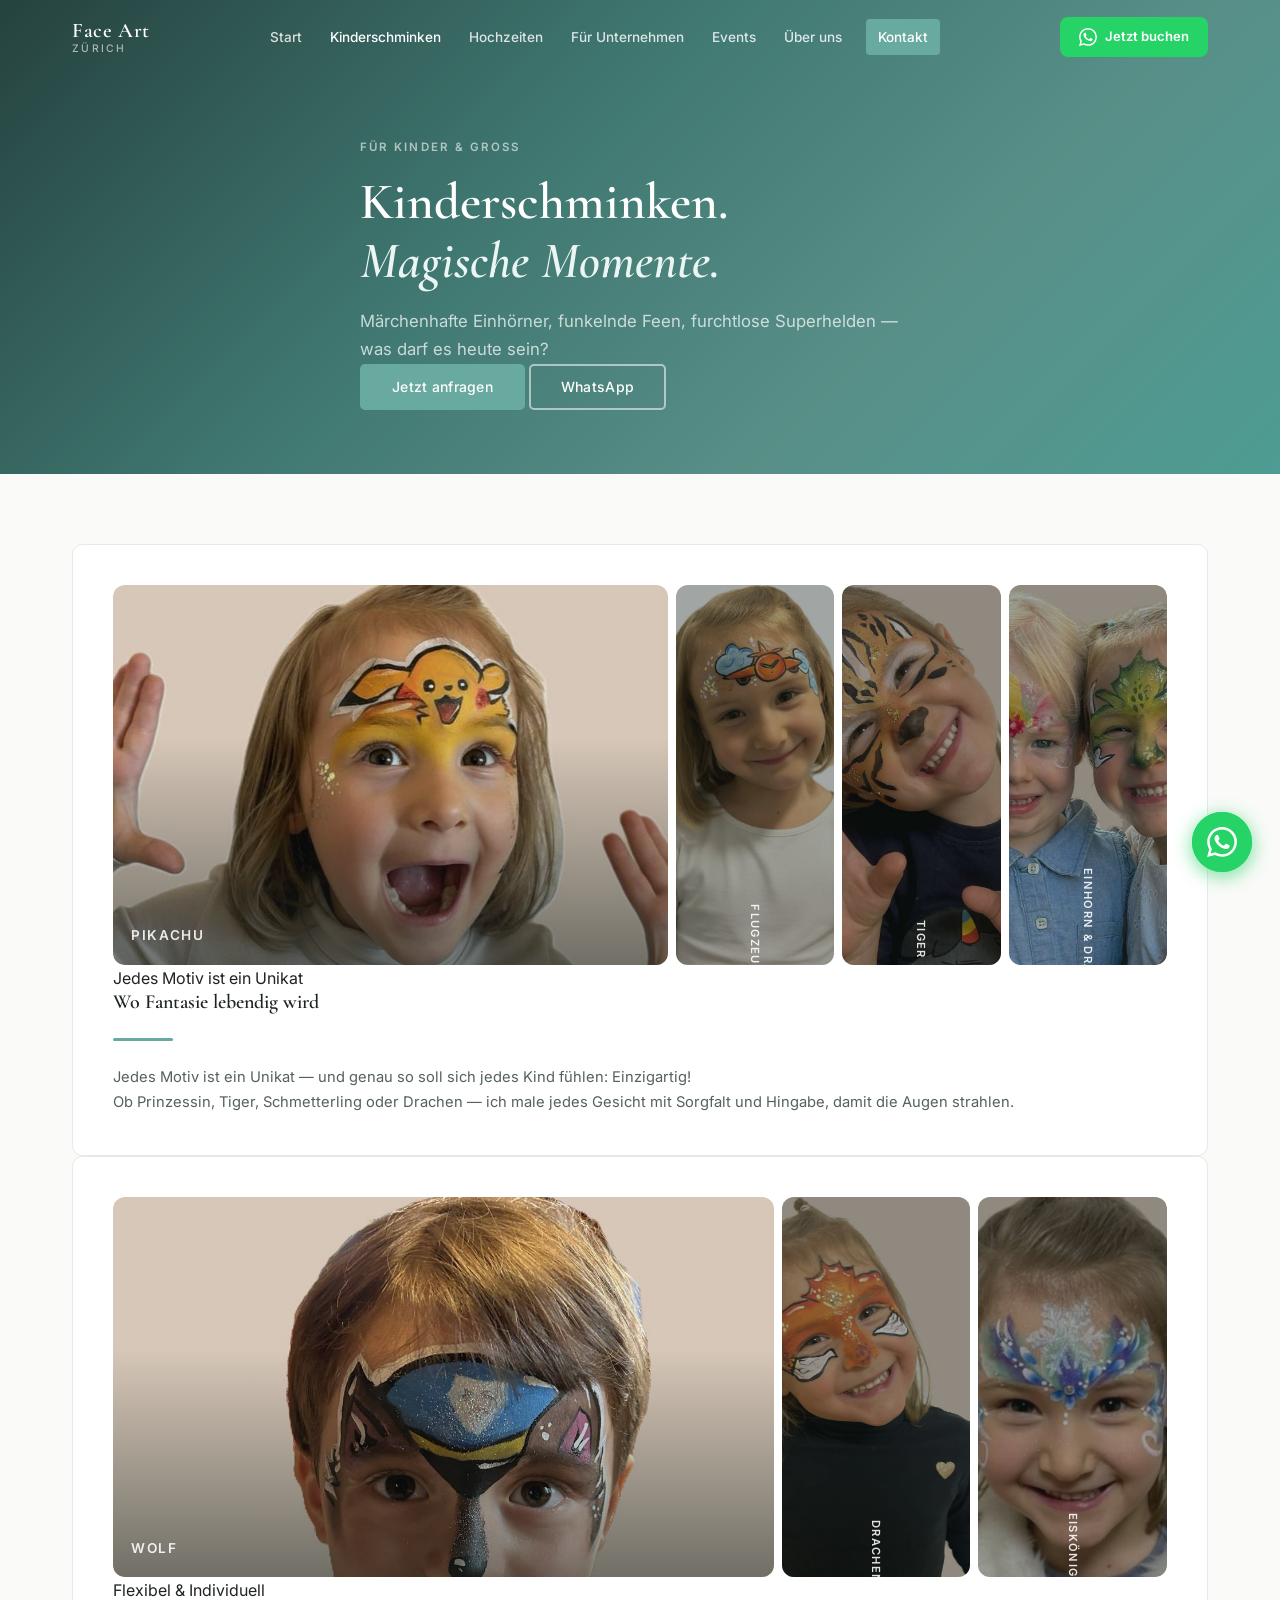
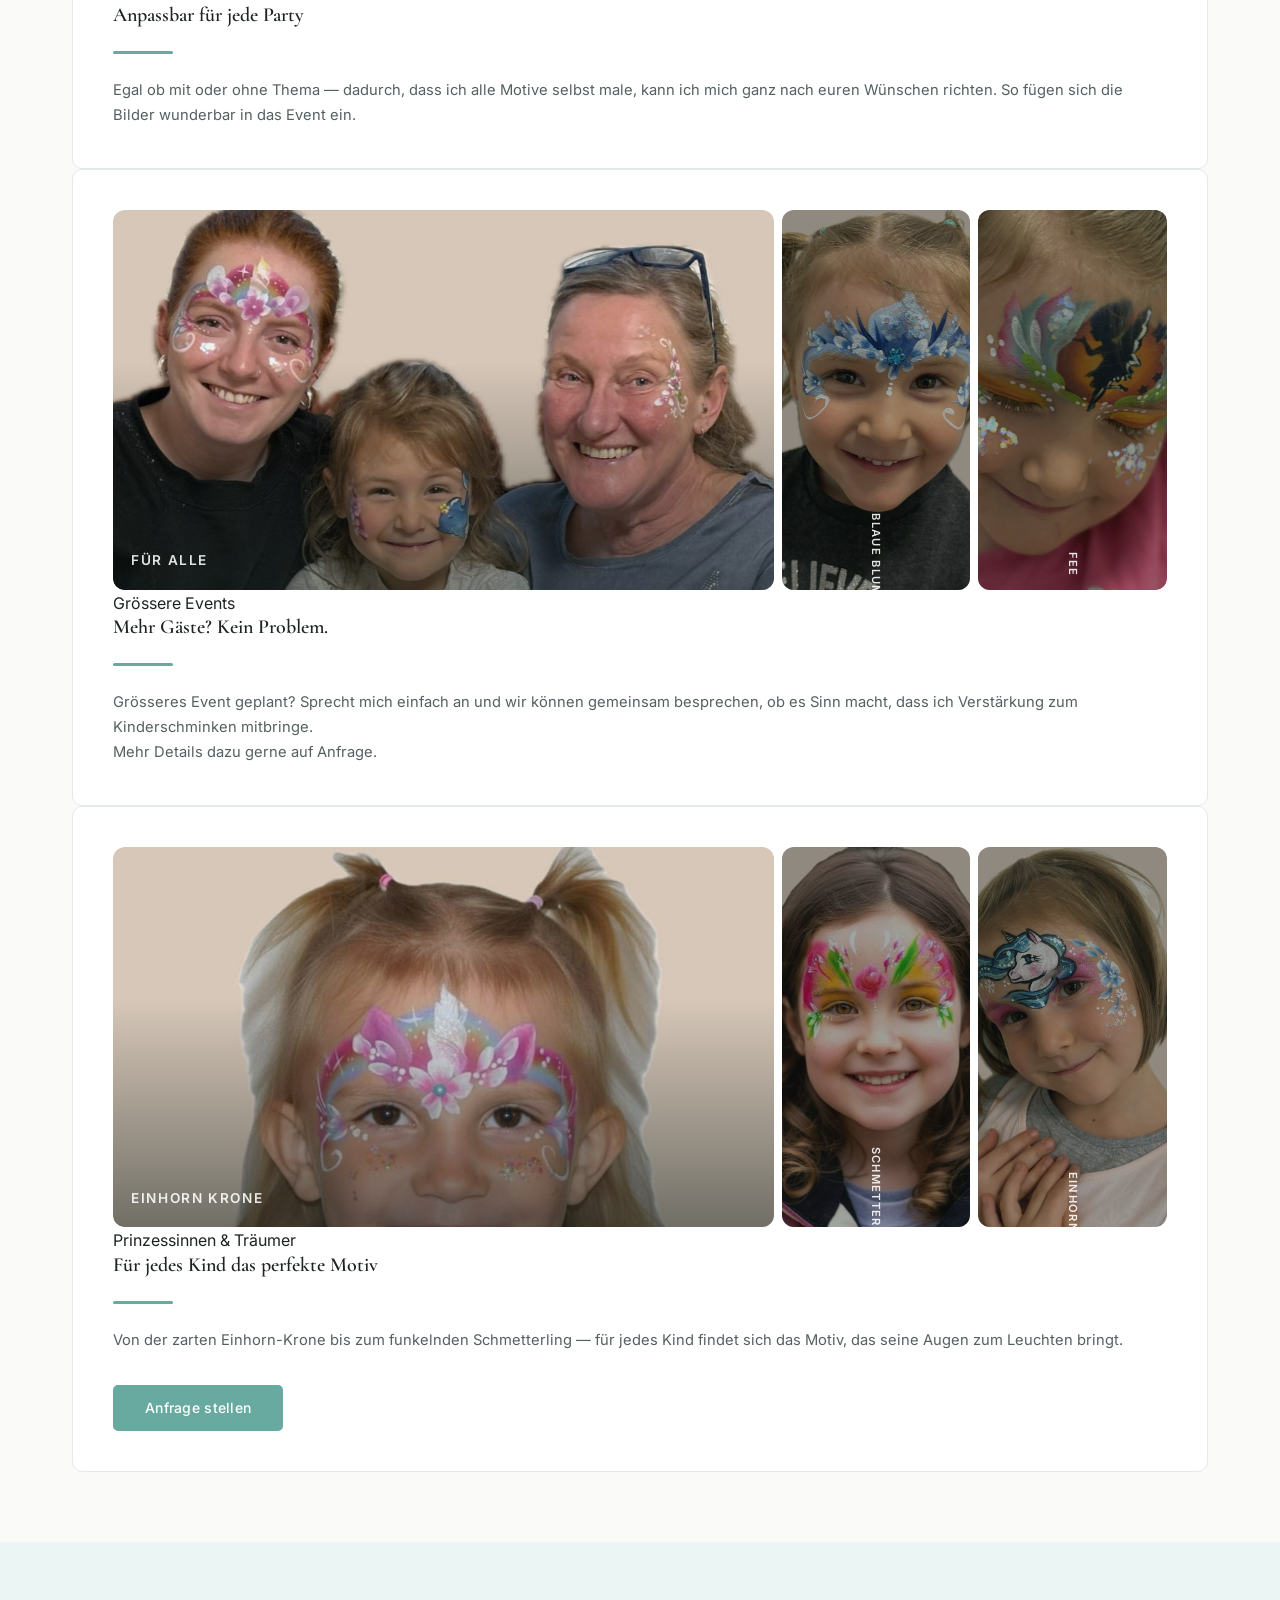
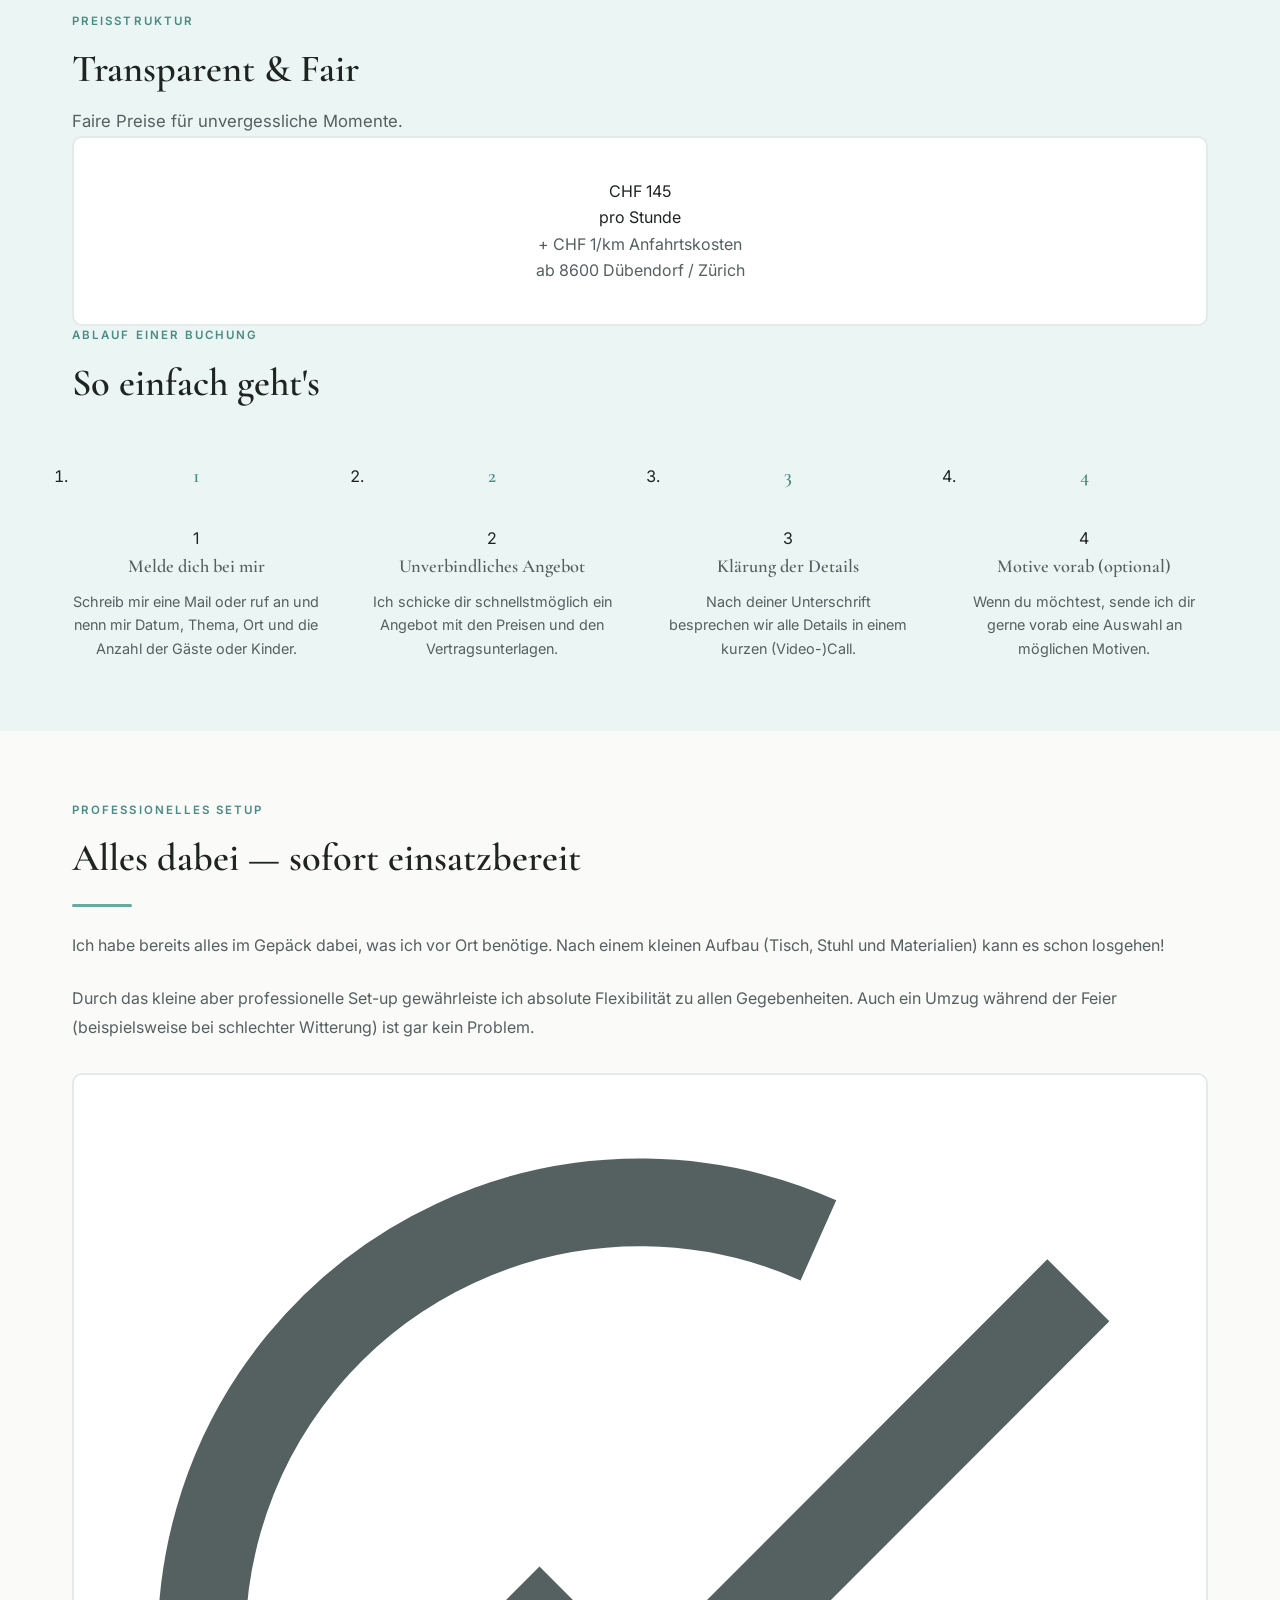
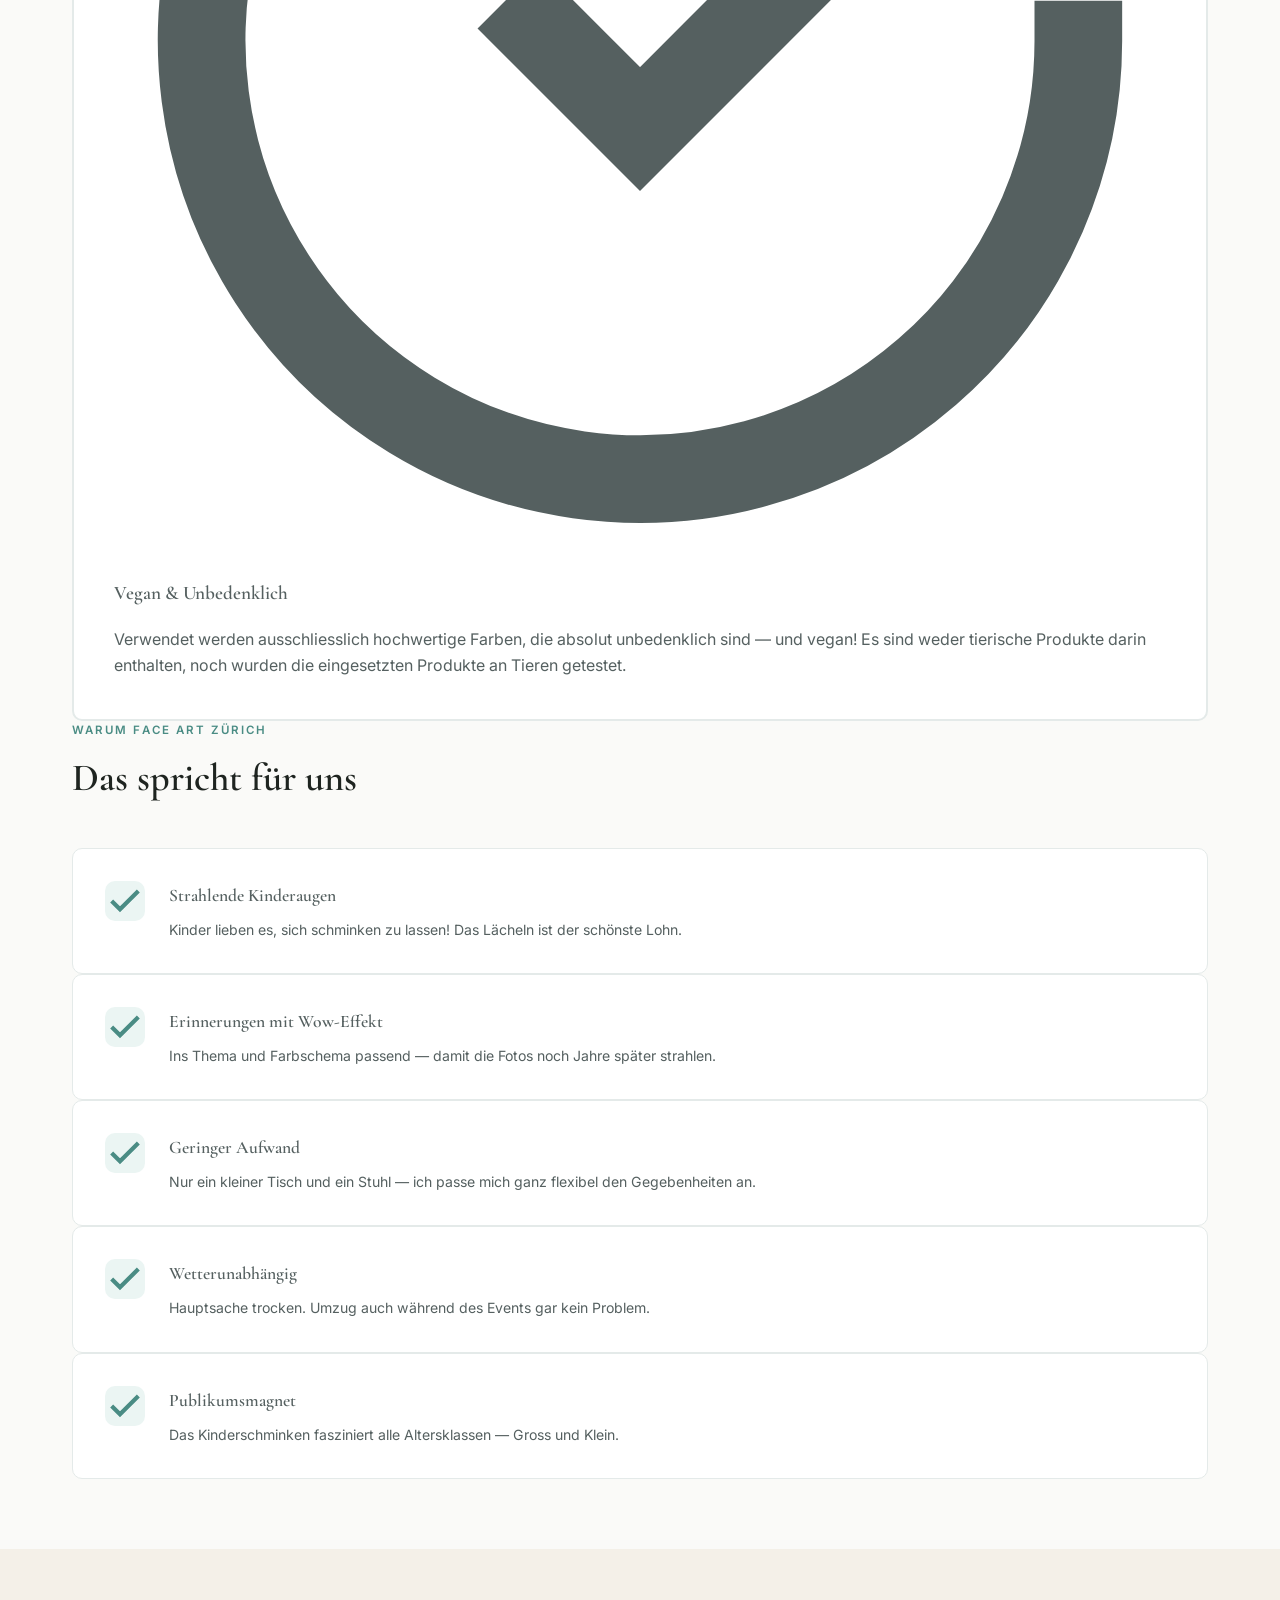
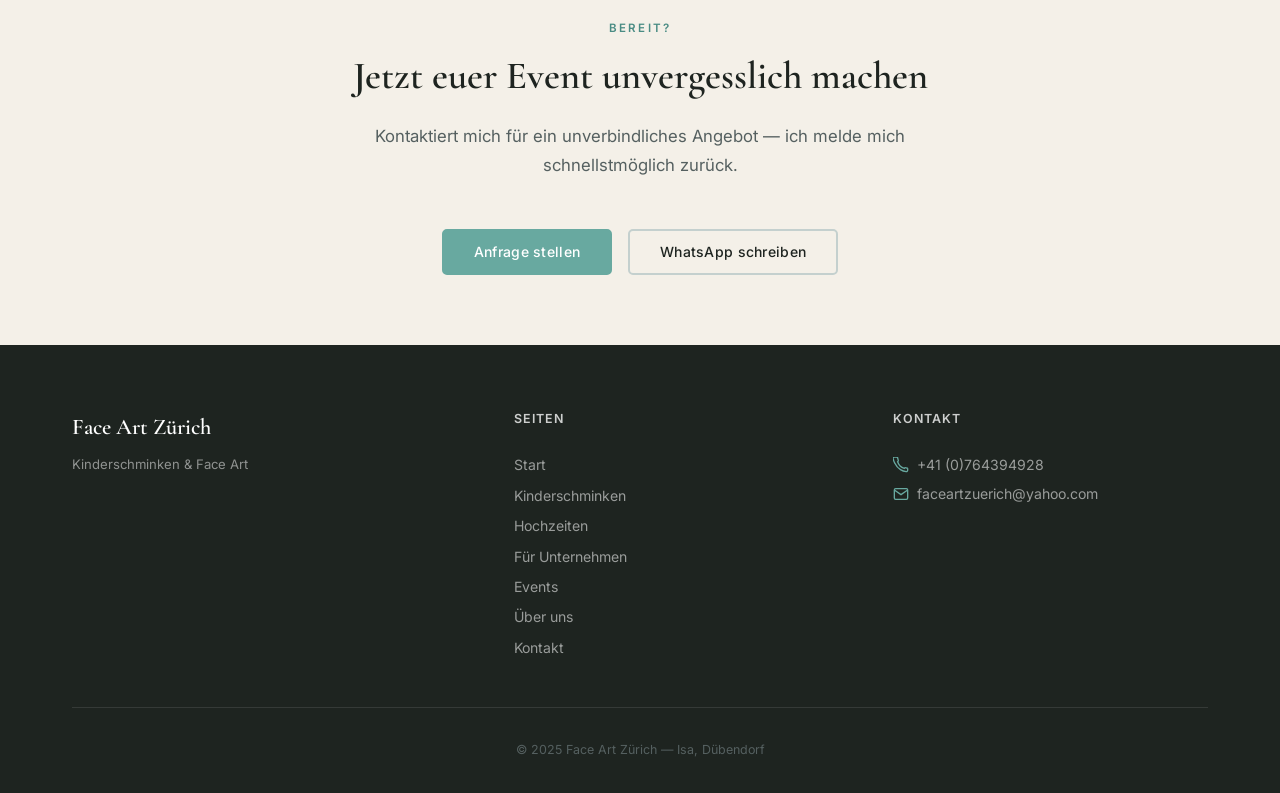
<file: face-art-zuerich/kinderschminken.html>
<!DOCTYPE html>
<html lang="de">
<head>
  <meta charset="UTF-8" />
  <meta name="viewport" content="width=device-width, initial-scale=1.0" />
  <title>Kinderschminken Zürich — Face Art Zürich</title>
  <meta name="description" content="Professionelles Kinderschminken in Zürich & Umgebung. Einhörner, Superhelden, Drachen — jedes Motiv ein Unikat. CHF 145/h, mobil &amp; flexibel.">
  <link rel="preconnect" href="https://fonts.googleapis.com">
  <link rel="preconnect" href="https://fonts.gstatic.com" crossorigin>
  <link rel="stylesheet" href="src/css/main.css" />
</head>
<body class="page--kinderschminken">

  <!-- Navigation -->
  <header class="nav nav--transparent" id="nav">
    <div class="nav__container">
      <a href="index.html" class="nav__logo">
        <span class="nav__logo-text">
          <span class="nav__logo-main">Face Art</span>
          <span class="nav__logo-sub">Zürich</span>
        </span>
        <img class="nav__logo-img" src="src/images/isa.jpg" alt="Face Art Zürich Logo" loading="lazy">
      </a>
      <nav class="nav__menu" id="navMenu" aria-label="Hauptnavigation">
        <a href="index.html" class="nav__link">Start</a>
        <a href="kinderschminken.html" class="nav__link nav__link--active">Kinderschminken</a>
        <a href="hochzeiten.html" class="nav__link">Hochzeiten</a>
        <a href="unternehmen.html" class="nav__link">Für Unternehmen</a>
        <a href="events.html" class="nav__link">Events</a>
        <a href="about.html" class="nav__link">Über uns</a>
        <a href="kontakt.html" class="nav__link nav__link--cta">Kontakt</a>
      </nav>
      <a href="https://wa.me/41764394928?text=Hallo%20Isa%2C%20ich%20m%C3%B6chte%20eine%20Anfrage%20stellen." class="nav__whatsapp" target="_blank" rel="noopener noreferrer"><svg viewBox="0 0 24 24" fill="currentColor" aria-hidden="true"><path d="M17.472 14.382c-.297-.149-1.758-.867-2.03-.967-.273-.099-.471-.148-.67.15-.197.297-.767.966-.94 1.164-.173.199-.347.223-.644.075-.297-.15-1.255-.463-2.39-1.475-.883-.788-1.48-1.761-1.653-2.059-.173-.297-.018-.458.13-.606.134-.133.298-.347.446-.52.149-.174.198-.298.298-.497.099-.198.05-.371-.025-.52-.075-.149-.669-1.612-.916-2.207-.242-.579-.487-.5-.669-.51-.173-.008-.371-.01-.57-.01-.198 0-.52.074-.792.372-.272.297-1.04 1.016-1.04 2.479 0 1.462 1.065 2.875 1.213 3.074.149.198 2.096 3.2 5.077 4.487.709.306 1.262.489 1.694.625.712.227 1.36.195 1.871.118.571-.085 1.758-.719 2.006-1.413.248-.694.248-1.289.173-1.413-.074-.124-.272-.198-.57-.347m-5.421 7.403h-.004a9.87 9.87 0 01-5.031-1.378l-.361-.214-3.741.982.998-3.648-.235-.374a9.86 9.86 0 01-1.51-5.26c.001-5.45 4.436-9.884 9.888-9.884 2.64 0 5.122 1.03 6.988 2.898a9.825 9.825 0 012.893 6.994c-.003 5.45-4.437 9.884-9.885 9.884m8.413-18.297A11.815 11.815 0 0012.05 0C5.495 0 .16 5.335.157 11.892c0 2.096.547 4.142 1.588 5.945L.057 24l6.305-1.654a11.882 11.882 0 005.683 1.448h.005c6.554 0 11.89-5.335 11.893-11.893a11.821 11.821 0 00-3.48-8.413z"/></svg> Jetzt buchen</a>
      <button class="nav__toggle" id="navToggle" aria-label="Menü öffnen" aria-expanded="false">
        <span></span><span></span><span></span>
      </button>
    </div>
  </header>

  <main>

    <!-- ========== HERO ========== -->
    <section class="hero hero--sub">
      <div class="hero__bg"></div>
      <div class="hero__overlay"></div>
      <div class="hero__content">
        <p class="hero__eyebrow">Für Kinder &amp; Gross</p>
        <h1 class="hero__title">Kinder&shy;schminken.<br><em>Magische Momente.</em></h1>
        <p class="hero__subtitle">Märchenhafte Einhörner, funkelnde Feen, furchtlose Superhelden — was darf es heute sein?</p>
        <div class="hero__cta">
          <a href="kontakt.html" class="btn btn--primary">Jetzt anfragen</a>
          <a href="https://wa.me/41764394928?text=Hallo%20Isa%2C%20ich%20interessiere%20mich%20f%C3%BCr%20Kinderschminken."
             class="btn btn--outline-white" target="_blank" rel="noopener noreferrer">
            WhatsApp
          </a>
        </div>
      </div>
    </section>

    <!-- ========== FEATURES ========== -->
    <section class="section">
      <div class="container">

        <!-- Feature 1 -->
        <div class="feature">
          <div class="gallery-acc">
            <div class="gallery-acc__panel gallery-acc__panel--active">
              <img src="src/images/gallery/Kinder/pikachu_edited_edited.jpg" alt="Pikachu Face Art" draggable="false">
              <div class="gallery-acc__overlay"></div>
              <span class="gallery-acc__label">Pikachu</span>
            </div>
            <div class="gallery-acc__panel">
              <img src="src/images/gallery/Kinder/4-flugi.jpg" alt="Flugzeug Face Art" draggable="false">
              <div class="gallery-acc__overlay"></div>
              <span class="gallery-acc__label">Flugzeug</span>
            </div>
            <div class="gallery-acc__panel">
              <img src="src/images/gallery/Kinder/IMG_2817_Kopie_edited_edited.jpg" alt="Tiger Face Art" draggable="false">
              <div class="gallery-acc__overlay"></div>
              <span class="gallery-acc__label">Tiger</span>
            </div>
            <div class="gallery-acc__panel">
              <img src="src/images/gallery/Kinder/IMG_2914_edited.jpg" alt="Einhorn und Drachen Face Art" draggable="false">
              <div class="gallery-acc__overlay"></div>
              <span class="gallery-acc__label">Einhorn &amp; Drachen</span>
            </div>
          </div>
          <div class="feature__body">
            <span class="feature__label">Jedes Motiv ist ein Unikat</span>
            <h2 class="feature__title">Wo Fantasie lebendig wird</h2>
            <div class="divider"></div>
            <p class="feature__text">Jedes Motiv ist ein Unikat — und genau so soll sich jedes Kind fühlen: Einzigartig!</p>
            <p class="feature__text">Ob Prinzessin, Tiger, Schmetterling oder Drachen — ich male jedes Gesicht mit Sorgfalt und Hingabe, damit die Augen strahlen.</p>
          </div>
        </div>

        <!-- Feature 2 -->
        <div class="feature feature--reverse">
          <div class="gallery-acc">
            <div class="gallery-acc__panel gallery-acc__panel--active">
              <img src="src/images/gallery/Kinder/IMG_4222_edited_edited.jpg" alt="Wolf Face Art" draggable="false">
              <div class="gallery-acc__overlay"></div>
              <span class="gallery-acc__label">Wolf</span>
            </div>
            <div class="gallery-acc__panel">
              <img src="src/images/gallery/Kinder/IMG_4392_edited.jpg" alt="Drachen Face Art" draggable="false">
              <div class="gallery-acc__overlay"></div>
              <span class="gallery-acc__label">Drachen</span>
            </div>
            <div class="gallery-acc__panel">
              <img src="src/images/gallery/Kinder/IMG_6262_edited_edited.jpg" alt="Eiskönigin Face Art" draggable="false">
              <div class="gallery-acc__overlay"></div>
              <span class="gallery-acc__label">Eiskönigin</span>
            </div>
          </div>
          <div class="feature__body">
            <span class="feature__label">Flexibel &amp; Individuell</span>
            <h2 class="feature__title">Anpassbar für jede Party</h2>
            <div class="divider"></div>
            <p class="feature__text">Egal ob mit oder ohne Thema — dadurch, dass ich alle Motive selbst male, kann ich mich ganz nach euren Wünschen richten. So fügen sich die Bilder wunderbar in das Event ein.</p>
          </div>
        </div>

        <!-- Feature 3 -->
        <div class="feature">
          <div class="gallery-acc">
            <div class="gallery-acc__panel gallery-acc__panel--active">
              <img src="src/images/gallery/Kinder/IMG_6667_edited_edited.jpg" alt="Face Art für alle" draggable="false">
              <div class="gallery-acc__overlay"></div>
              <span class="gallery-acc__label">Für alle</span>
            </div>
            <div class="gallery-acc__panel">
              <img src="src/images/gallery/Kinder/IMG_7769_edited.jpg" alt="Blaue Blumen Face Art" draggable="false">
              <div class="gallery-acc__overlay"></div>
              <span class="gallery-acc__label">Blaue Blumen</span>
            </div>
            <div class="gallery-acc__panel">
              <img src="src/images/gallery/Kinder/IMG_8581_2_edited.jpg" alt="Fee Face Art" draggable="false">
              <div class="gallery-acc__overlay"></div>
              <span class="gallery-acc__label">Fee</span>
            </div>
          </div>
          <div class="feature__body">
            <span class="feature__label">Grössere Events</span>
            <h2 class="feature__title">Mehr Gäste? Kein Problem.</h2>
            <div class="divider"></div>
            <p class="feature__text">Grösseres Event geplant? Sprecht mich einfach an und wir können gemeinsam besprechen, ob es Sinn macht, dass ich Verstärkung zum Kinderschminken mitbringe.</p>
            <p class="feature__text">Mehr Details dazu gerne auf Anfrage.</p>
          </div>
        </div>

        <!-- Feature 4 -->
        <div class="feature feature--reverse">
          <div class="gallery-acc">
            <div class="gallery-acc__panel gallery-acc__panel--active">
              <img src="src/images/gallery/Kinder/Objekt-3_edited.jpg" alt="Einhorn Krone Face Art" draggable="false">
              <div class="gallery-acc__overlay"></div>
              <span class="gallery-acc__label">Einhorn Krone</span>
            </div>
            <div class="gallery-acc__panel">
              <img src="src/images/gallery/Kinder/Objekt-4_edited_edited_edited.jpg" alt="Schmetterling Face Art" draggable="false">
              <div class="gallery-acc__overlay"></div>
              <span class="gallery-acc__label">Schmetterling</span>
            </div>
            <div class="gallery-acc__panel">
              <img src="src/images/gallery/Kinder/Objekt-4_edited.jpg" alt="Einhorn Face Art" draggable="false">
              <div class="gallery-acc__overlay"></div>
              <span class="gallery-acc__label">Einhorn</span>
            </div>
          </div>
          <div class="feature__body">
            <span class="feature__label">Prinzessinnen &amp; Träumer</span>
            <h2 class="feature__title">Für jedes Kind das perfekte Motiv</h2>
            <div class="divider"></div>
            <p class="feature__text">Von der zarten Einhorn-Krone bis zum funkelnden Schmetterling — für jedes Kind findet sich das Motiv, das seine Augen zum Leuchten bringt.</p>
            <div style="margin-top: var(--sp-4);">
              <a href="kontakt.html" class="btn btn--primary">Anfrage stellen</a>
            </div>
          </div>
        </div>

      </div>
    </section>

    <!-- ========== PREIS ========== -->
    <section class="section section--mint">
      <div class="container">
        <div class="two-col">
          <div>
            <span class="section__label">Preisstruktur</span>
            <h2 class="section__title">Transparent &amp; Fair</h2>
            <p class="section__subtitle">Faire Preise für unvergessliche Momente.</p>
            <div class="pricing">
              <div class="pricing__card">
                <div class="pricing__amount">CHF 145</div>
                <div class="pricing__unit">pro Stunde</div>
                <p class="pricing__note">+ CHF 1/km Anfahrtskosten<br>ab 8600 Dübendorf / Zürich</p>
              </div>
            </div>
          </div>
          <div>
            <span class="section__label">Ablauf einer Buchung</span>
            <h2 class="section__title">So einfach geht's</h2>
            <div style="margin-top: var(--sp-6);">
              <ol class="steps">
                <li class="step">
                  <span class="step__num">1</span>
                  <div>
                    <p class="step__title">Melde dich bei mir</p>
                    <p class="step__text">Schreib mir eine Mail oder ruf an und nenn mir Datum, Thema, Ort und die Anzahl der Gäste oder Kinder.</p>
                  </div>
                </li>
                <li class="step">
                  <span class="step__num">2</span>
                  <div>
                    <p class="step__title">Unverbindliches Angebot</p>
                    <p class="step__text">Ich schicke dir schnellstmöglich ein Angebot mit den Preisen und den Vertragsunterlagen.</p>
                  </div>
                </li>
                <li class="step">
                  <span class="step__num">3</span>
                  <div>
                    <p class="step__title">Klärung der Details</p>
                    <p class="step__text">Nach deiner Unterschrift besprechen wir alle Details in einem kurzen (Video-)Call.</p>
                  </div>
                </li>
                <li class="step">
                  <span class="step__num">4</span>
                  <div>
                    <p class="step__title">Motive vorab (optional)</p>
                    <p class="step__text">Wenn du möchtest, sende ich dir gerne vorab eine Auswahl an möglichen Motiven.</p>
                  </div>
                </li>
              </ol>
            </div>
          </div>
        </div>
      </div>
    </section>

    <!-- ========== SETUP ========== -->
    <section class="section">
      <div class="container">
        <div class="two-col">
          <div>
            <span class="section__label">Professionelles Setup</span>
            <h2 class="section__title">Alles dabei — sofort einsatzbereit</h2>
            <div class="divider"></div>
            <p style="color: var(--text-mid); line-height: 1.8; margin-bottom: var(--sp-3);">
              Ich habe bereits alles im Gepäck dabei, was ich vor Ort benötige. Nach einem kleinen Aufbau (Tisch, Stuhl und Materialien) kann es schon losgehen!
            </p>
            <p style="color: var(--text-mid); line-height: 1.8; margin-bottom: var(--sp-4);">
              Durch das kleine aber professionelle Set-up gewährleiste ich absolute Flexibilität zu allen Gegebenheiten. Auch ein Umzug während der Feier (beispielsweise bei schlechter Witterung) ist gar kein Problem.
            </p>
            <div class="material-box">
              <p class="material-box__title">
                <svg viewBox="0 0 24 24" fill="none" stroke="currentColor" stroke-width="2" aria-hidden="true"><path d="M22 11.08V12a10 10 0 11-5.93-9.14"/><polyline points="22 4 12 14.01 9 11.01"/></svg>
                Vegan &amp; Unbedenklich
              </p>
              <p class="material-box__text">
                Verwendet werden ausschliesslich hochwertige Farben, die absolut unbedenklich sind — und vegan! Es sind weder tierische Produkte darin enthalten, noch wurden die eingesetzten Produkte an Tieren getestet.
              </p>
            </div>
          </div>
          <div>
            <span class="section__label">Warum Face Art Zürich</span>
            <h2 class="section__title">Das spricht für uns</h2>
            <div style="margin-top: var(--sp-6);">
              <ul class="benefits">
                <li class="benefit">
                  <svg class="benefit__icon" viewBox="0 0 24 24" fill="none" stroke="currentColor" stroke-width="2.5" aria-hidden="true"><polyline points="20 6 9 17 4 12"/></svg>
                  <div>
                    <p class="benefit__title">Strahlende Kinderaugen</p>
                    <p class="benefit__text">Kinder lieben es, sich schminken zu lassen! Das Lächeln ist der schönste Lohn.</p>
                  </div>
                </li>
                <li class="benefit">
                  <svg class="benefit__icon" viewBox="0 0 24 24" fill="none" stroke="currentColor" stroke-width="2.5" aria-hidden="true"><polyline points="20 6 9 17 4 12"/></svg>
                  <div>
                    <p class="benefit__title">Erinnerungen mit Wow-Effekt</p>
                    <p class="benefit__text">Ins Thema und Farbschema passend — damit die Fotos noch Jahre später strahlen.</p>
                  </div>
                </li>
                <li class="benefit">
                  <svg class="benefit__icon" viewBox="0 0 24 24" fill="none" stroke="currentColor" stroke-width="2.5" aria-hidden="true"><polyline points="20 6 9 17 4 12"/></svg>
                  <div>
                    <p class="benefit__title">Geringer Aufwand</p>
                    <p class="benefit__text">Nur ein kleiner Tisch und ein Stuhl — ich passe mich ganz flexibel den Gegebenheiten an.</p>
                  </div>
                </li>
                <li class="benefit">
                  <svg class="benefit__icon" viewBox="0 0 24 24" fill="none" stroke="currentColor" stroke-width="2.5" aria-hidden="true"><polyline points="20 6 9 17 4 12"/></svg>
                  <div>
                    <p class="benefit__title">Wetterunabhängig</p>
                    <p class="benefit__text">Hauptsache trocken. Umzug auch während des Events gar kein Problem.</p>
                  </div>
                </li>
                <li class="benefit">
                  <svg class="benefit__icon" viewBox="0 0 24 24" fill="none" stroke="currentColor" stroke-width="2.5" aria-hidden="true"><polyline points="20 6 9 17 4 12"/></svg>
                  <div>
                    <p class="benefit__title">Publikumsmagnet</p>
                    <p class="benefit__text">Das Kinderschminken fasziniert alle Altersklassen — Gross und Klein.</p>
                  </div>
                </li>
              </ul>
            </div>
          </div>
        </div>
      </div>
    </section>

    <!-- ========== CTA ========== -->
    <section class="section section--cream text-center">
      <div class="container container--narrow">
        <span class="section__label">Bereit?</span>
        <h2 class="section__title">Jetzt euer Event unvergesslich machen</h2>
        <p class="section__subtitle" style="margin: var(--sp-3) auto var(--sp-6);">Kontaktiert mich für ein unverbindliches Angebot — ich melde mich schnellstmöglich zurück.</p>
        <div style="display: flex; gap: var(--sp-2); justify-content: center; flex-wrap: wrap;">
          <a href="kontakt.html" class="btn btn--primary">Anfrage stellen</a>
          <a href="https://wa.me/41764394928?text=Hallo%20Isa%2C%20ich%20interessiere%20mich%20f%C3%BCr%20Kinderschminken."
             class="btn btn--outline" target="_blank" rel="noopener noreferrer">
            WhatsApp schreiben
          </a>
        </div>
      </div>
    </section>

  </main>

  <footer class="footer">
    <div class="container">
      <div class="footer__grid">
        <div class="footer__brand">
          <p class="footer__logo">Face Art Zürich</p>
          <p class="footer__tagline">Kinderschminken &amp; Face Art</p>
        </div>
        <div>
          <p class="footer__heading">Seiten</p>
          <nav class="footer__links" aria-label="Footer Navigation">
            <a href="index.html">Start</a>
            <a href="kinderschminken.html">Kinderschminken</a>
            <a href="hochzeiten.html">Hochzeiten</a>
            <a href="unternehmen.html">Für Unternehmen</a>
            <a href="events.html">Events</a>
            <a href="about.html">Über uns</a>
            <a href="kontakt.html">Kontakt</a>
          </nav>
        </div>
        <div>
          <p class="footer__heading">Kontakt</p>
          <div class="footer__contact">
            <p>
              <svg viewBox="0 0 24 24" fill="none" stroke="currentColor" stroke-width="2" aria-hidden="true"><path d="M22 16.92v3a2 2 0 01-2.18 2 19.79 19.79 0 01-8.63-3.07A19.5 19.5 0 013.07 9.82 19.79 19.79 0 01.1 1.18 2 2 0 012.11 0h3a2 2 0 012 1.72c.127.96.361 1.903.7 2.81a2 2 0 01-.45 2.11L6.91 7.09A16 16 0 0016.91 17.1l.46-.46a2 2 0 012.11-.45c.907.339 1.85.573 2.81.7A2 2 0 0122 16.92z"/></svg>
              +41 (0)764394928
            </p>
            <p>
              <svg viewBox="0 0 24 24" fill="none" stroke="currentColor" stroke-width="2" aria-hidden="true"><path d="M4 4h16c1.1 0 2 .9 2 2v12c0 1.1-.9 2-2 2H4c-1.1 0-2-.9-2-2V6c0-1.1.9-2 2-2z"/><polyline points="22,6 12,13 2,6"/></svg>
              faceartzuerich@yahoo.com
            </p>
          </div>
        </div>
      </div>
      <div class="footer__bottom">
        <p>© 2025 Face Art Zürich — Isa, Dübendorf</p>
      </div>
    </div>
  </footer>

  <a href="https://wa.me/41764394928" class="wa-float" target="_blank" rel="noopener noreferrer" aria-label="WhatsApp Kontakt">
    <svg viewBox="0 0 24 24" fill="white" aria-hidden="true"><path d="M17.472 14.382c-.297-.149-1.758-.867-2.03-.967-.273-.099-.471-.148-.67.15-.197.297-.767.966-.94 1.164-.173.199-.347.223-.644.075-.297-.15-1.255-.463-2.39-1.475-.883-.788-1.48-1.761-1.653-2.059-.173-.297-.018-.458.13-.606.134-.133.298-.347.446-.52.149-.174.198-.298.298-.497.099-.198.05-.371-.025-.52-.075-.149-.669-1.612-.916-2.207-.242-.579-.487-.5-.669-.51-.173-.008-.371-.01-.57-.01-.198 0-.52.074-.792.372-.272.297-1.04 1.016-1.04 2.479 0 1.462 1.065 2.875 1.213 3.074.149.198 2.096 3.2 5.077 4.487.709.306 1.262.489 1.694.625.712.227 1.36.195 1.871.118.571-.085 1.758-.719 2.006-1.413.248-.694.248-1.289.173-1.413-.074-.124-.272-.198-.57-.347m-5.421 7.403h-.004a9.87 9.87 0 01-5.031-1.378l-.361-.214-3.741.982.998-3.648-.235-.374a9.86 9.86 0 01-1.51-5.26c.001-5.45 4.436-9.884 9.888-9.884 2.64 0 5.122 1.03 6.988 2.898a9.825 9.825 0 012.893 6.994c-.003 5.45-4.437 9.884-9.885 9.884m8.413-18.297A11.815 11.815 0 0012.05 0C5.495 0 .16 5.335.157 11.892c0 2.096.547 4.142 1.588 5.945L.057 24l6.305-1.654a11.882 11.882 0 005.683 1.448h.005c6.554 0 11.89-5.335 11.893-11.893a11.821 11.821 0 00-3.48-8.413z"/></svg>
  </a>

  <a href="https://wa.me/41764394928" class="wa-float" target="_blank" rel="noopener noreferrer" aria-label="WhatsApp Kontakt">
    <svg viewBox="0 0 24 24" fill="white" aria-hidden="true">
      <path d="M17.472 14.382c-.297-.149-1.758-.867-2.03-.967-.273-.099-.471-.148-.67.15-.197.297-.767.966-.94 1.164-.173.199-.347.223-.644.075-.297-.15-1.255-.463-2.39-1.475-.883-.788-1.48-1.761-1.653-2.059-.173-.297-.018-.458.13-.606.134-.133.298-.347.446-.52.149-.174.198-.298.298-.497.099-.198.05-.371-.025-.52-.075-.149-.669-1.612-.916-2.207-.242-.579-.487-.5-.669-.51-.173-.008-.371-.01-.57-.01-.198 0-.52.074-.792.372-.272.297-1.04 1.016-1.04 2.479 0 1.462 1.065 2.875 1.213 3.074.149.198 2.096 3.2 5.077 4.487.709.306 1.262.489 1.694.625.712.227 1.36.195 1.871.118.571-.085 1.758-.719 2.006-1.413.248-.694.248-1.289.173-1.413-.074-.124-.272-.198-.57-.347m-5.421 7.403h-.004a9.87 9.87 0 01-5.031-1.378l-.361-.214-3.741.982.998-3.648-.235-.374a9.86 9.86 0 01-1.51-5.26c.001-5.45 4.436-9.884 9.888-9.884 2.64 0 5.122 1.03 6.988 2.898a9.825 9.825 0 012.893 6.994c-.003 5.45-4.437 9.884-9.885 9.884m8.413-18.297A11.815 11.815 0 0012.05 0C5.495 0 .16 5.335.157 11.892c0 2.096.547 4.142 1.588 5.945L.057 24l6.305-1.654a11.882 11.882 0 005.683 1.448h.005c6.554 0 11.89-5.335 11.893-11.893a11.821 11.821 0 00-3.48-8.413z"/>
    </svg>
  </a>

  <script src="src/js/main.js"></script>
</body>
</html>
</file>
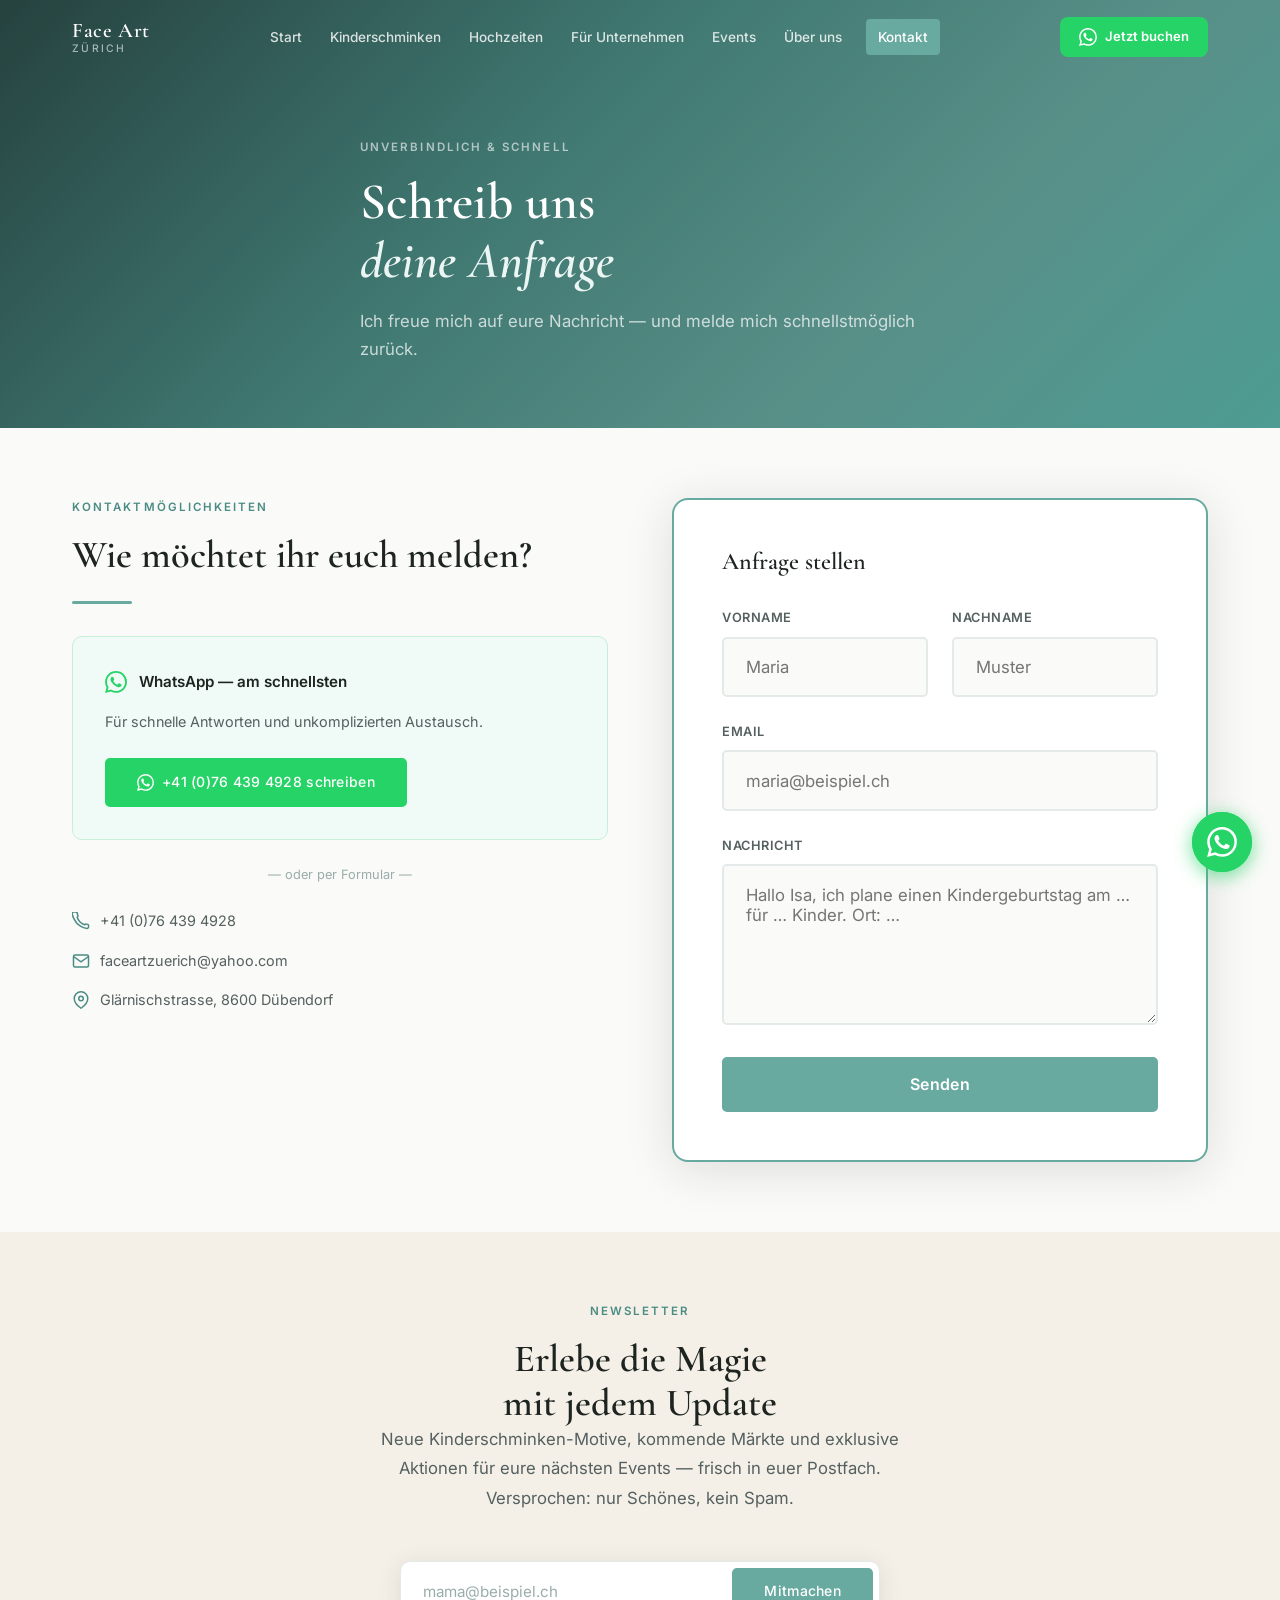
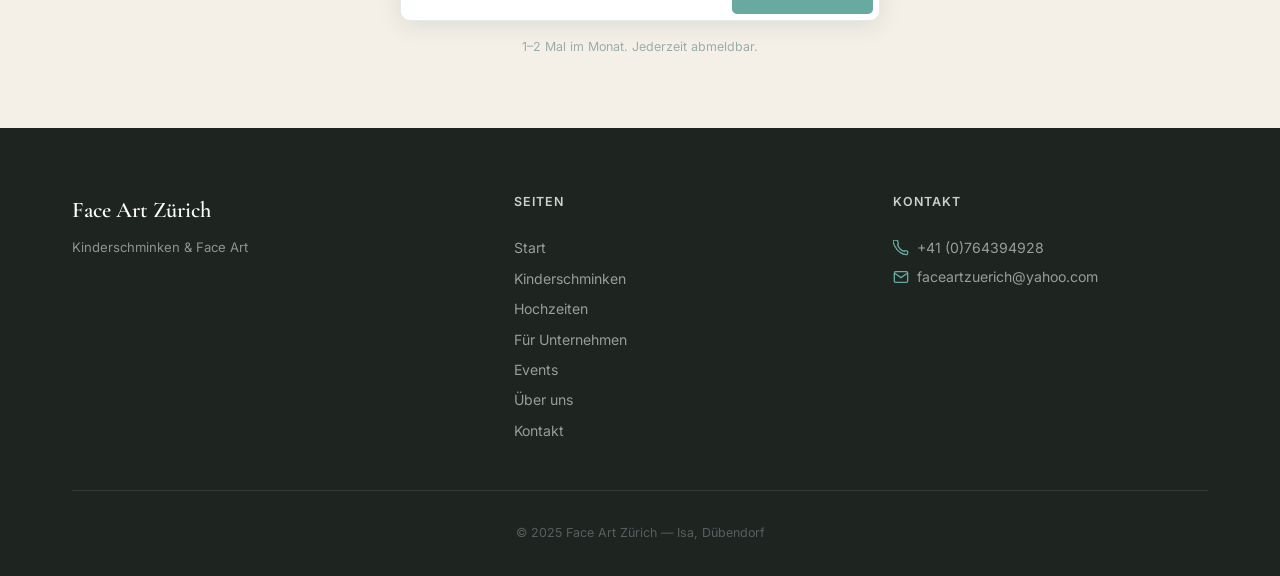
<file: face-art-zuerich/kontakt.html>
<!DOCTYPE html>
<html lang="de">
<head>
  <meta charset="UTF-8" />
  <meta name="viewport" content="width=device-width, initial-scale=1.0" />
  <title>Kontakt — Face Art Zürich</title>
  <meta name="description" content="Kontaktiert Isa für eine unverbindliche Anfrage — Kinderschminken, Firmenevents und mehr. WhatsApp oder Kontaktformular.">
  <link rel="preconnect" href="https://fonts.googleapis.com">
  <link rel="preconnect" href="https://fonts.gstatic.com" crossorigin>
  <link rel="stylesheet" href="src/css/main.css" />
</head>
<body class="page--kontakt">

  <!-- Navigation -->
  <header class="nav nav--transparent" id="nav">
    <div class="nav__container">
      <a href="index.html" class="nav__logo">
        <span class="nav__logo-text">
          <span class="nav__logo-main">Face Art</span>
          <span class="nav__logo-sub">Zürich</span>
        </span>
        <img class="nav__logo-img" src="src/images/isa.jpg" alt="Face Art Zürich Logo" loading="lazy">
      </a>
      <nav class="nav__menu" id="navMenu" aria-label="Hauptnavigation">
        <a href="index.html" class="nav__link">Start</a>
        <a href="kinderschminken.html" class="nav__link">Kinderschminken</a>
        <a href="hochzeiten.html" class="nav__link">Hochzeiten</a>
        <a href="unternehmen.html" class="nav__link">Für Unternehmen</a>
        <a href="events.html" class="nav__link">Events</a>
        <a href="about.html" class="nav__link">Über uns</a>
        <a href="kontakt.html" class="nav__link nav__link--active nav__link--cta">Kontakt</a>
      </nav>
      <a href="https://wa.me/41764394928?text=Hallo%20Isa%2C%20ich%20m%C3%B6chte%20eine%20Anfrage%20stellen." class="nav__whatsapp" target="_blank" rel="noopener noreferrer"><svg viewBox="0 0 24 24" fill="currentColor" aria-hidden="true"><path d="M17.472 14.382c-.297-.149-1.758-.867-2.03-.967-.273-.099-.471-.148-.67.15-.197.297-.767.966-.94 1.164-.173.199-.347.223-.644.075-.297-.15-1.255-.463-2.39-1.475-.883-.788-1.48-1.761-1.653-2.059-.173-.297-.018-.458.13-.606.134-.133.298-.347.446-.52.149-.174.198-.298.298-.497.099-.198.05-.371-.025-.52-.075-.149-.669-1.612-.916-2.207-.242-.579-.487-.5-.669-.51-.173-.008-.371-.01-.57-.01-.198 0-.52.074-.792.372-.272.297-1.04 1.016-1.04 2.479 0 1.462 1.065 2.875 1.213 3.074.149.198 2.096 3.2 5.077 4.487.709.306 1.262.489 1.694.625.712.227 1.36.195 1.871.118.571-.085 1.758-.719 2.006-1.413.248-.694.248-1.289.173-1.413-.074-.124-.272-.198-.57-.347m-5.421 7.403h-.004a9.87 9.87 0 01-5.031-1.378l-.361-.214-3.741.982.998-3.648-.235-.374a9.86 9.86 0 01-1.51-5.26c.001-5.45 4.436-9.884 9.888-9.884 2.64 0 5.122 1.03 6.988 2.898a9.825 9.825 0 012.893 6.994c-.003 5.45-4.437 9.884-9.885 9.884m8.413-18.297A11.815 11.815 0 0012.05 0C5.495 0 .16 5.335.157 11.892c0 2.096.547 4.142 1.588 5.945L.057 24l6.305-1.654a11.882 11.882 0 005.683 1.448h.005c6.554 0 11.89-5.335 11.893-11.893a11.821 11.821 0 00-3.48-8.413z"/></svg> Jetzt buchen</a>
      <button class="nav__toggle" id="navToggle" aria-label="Menü öffnen" aria-expanded="false">
        <span></span><span></span><span></span>
      </button>
    </div>
  </header>

  <main>

    <!-- ========== HERO ========== -->
    <section class="hero hero--sub">
      <div class="hero__bg"></div>
      <div class="hero__overlay"></div>
      <div class="hero__content">
        <p class="hero__eyebrow">Unverbindlich &amp; Schnell</p>
        <h1 class="hero__title">Schreib uns<br><em>deine Anfrage</em></h1>
        <p class="hero__subtitle">Ich freue mich auf eure Nachricht — und melde mich schnellstmöglich zurück.</p>
      </div>
    </section>

    <!-- ========== CONTACT ========== -->
    <section class="section">
      <div class="container">
        <div class="contact-teaser__grid contact-teaser__grid--kontakt">

          <!-- Info -->
          <div>
            <span class="section__label">Kontaktmöglichkeiten</span>
            <h2 class="section__title">Wie möchtet ihr euch melden?</h2>
            <div class="divider"></div>

            <!-- WhatsApp -->
            <div style="margin-top: var(--sp-4); padding: var(--sp-4); background: #F0FBF7; border-radius: var(--radius); border: 1px solid #C8EDD8; margin-bottom: var(--sp-3);">
              <p style="font-weight: 600; font-size: .95rem; color: var(--text); margin-bottom: var(--sp-2); display: flex; align-items: center; gap: .75rem;">
                <svg width="22" height="22" viewBox="0 0 24 24" fill="#25D366" aria-hidden="true"><path d="M17.472 14.382c-.297-.149-1.758-.867-2.03-.967-.273-.099-.471-.148-.67.15-.197.297-.767.966-.94 1.164-.173.199-.347.223-.644.075-.297-.15-1.255-.463-2.39-1.475-.883-.788-1.48-1.761-1.653-2.059-.173-.297-.018-.458.13-.606.134-.133.298-.347.446-.52.149-.174.198-.298.298-.497.099-.198.05-.371-.025-.52-.075-.149-.669-1.612-.916-2.207-.242-.579-.487-.5-.669-.51-.173-.008-.371-.01-.57-.01-.198 0-.52.074-.792.372-.272.297-1.04 1.016-1.04 2.479 0 1.462 1.065 2.875 1.213 3.074.149.198 2.096 3.2 5.077 4.487.709.306 1.262.489 1.694.625.712.227 1.36.195 1.871.118.571-.085 1.758-.719 2.006-1.413.248-.694.248-1.289.173-1.413-.074-.124-.272-.198-.57-.347m-5.421 7.403h-.004a9.87 9.87 0 01-5.031-1.378l-.361-.214-3.741.982.998-3.648-.235-.374a9.86 9.86 0 01-1.51-5.26c.001-5.45 4.436-9.884 9.888-9.884 2.64 0 5.122 1.03 6.988 2.898a9.825 9.825 0 012.893 6.994c-.003 5.45-4.437 9.884-9.885 9.884m8.413-18.297A11.815 11.815 0 0012.05 0C5.495 0 .16 5.335.157 11.892c0 2.096.547 4.142 1.588 5.945L.057 24l6.305-1.654a11.882 11.882 0 005.683 1.448h.005c6.554 0 11.89-5.335 11.893-11.893a11.821 11.821 0 00-3.48-8.413z"/></svg>
                WhatsApp — am schnellsten
              </p>
              <p style="font-size: .9rem; color: var(--text-mid); margin-bottom: var(--sp-3);">Für schnelle Antworten und unkomplizierten Austausch.</p>
              <a href="https://wa.me/41764394928?text=Hallo%20Isa%2C%20ich%20m%C3%B6chte%20eine%20Anfrage%20stellen."
                 class="btn btn--whatsapp" target="_blank" rel="noopener noreferrer">
                <svg class="btn__icon" viewBox="0 0 24 24" fill="currentColor" aria-hidden="true">
                  <path d="M17.472 14.382c-.297-.149-1.758-.867-2.03-.967-.273-.099-.471-.148-.67.15-.197.297-.767.966-.94 1.164-.173.199-.347.223-.644.075-.297-.15-1.255-.463-2.39-1.475-.883-.788-1.48-1.761-1.653-2.059-.173-.297-.018-.458.13-.606.134-.133.298-.347.446-.52.149-.174.198-.298.298-.497.099-.198.05-.371-.025-.52-.075-.149-.669-1.612-.916-2.207-.242-.579-.487-.5-.669-.51-.173-.008-.371-.01-.57-.01-.198 0-.52.074-.792.372-.272.297-1.04 1.016-1.04 2.479 0 1.462 1.065 2.875 1.213 3.074.149.198 2.096 3.2 5.077 4.487.709.306 1.262.489 1.694.625.712.227 1.36.195 1.871.118.571-.085 1.758-.719 2.006-1.413.248-.694.248-1.289.173-1.413-.074-.124-.272-.198-.57-.347m-5.421 7.403h-.004a9.87 9.87 0 01-5.031-1.378l-.361-.214-3.741.982.998-3.648-.235-.374a9.86 9.86 0 01-1.51-5.26c.001-5.45 4.436-9.884 9.888-9.884 2.64 0 5.122 1.03 6.988 2.898a9.825 9.825 0 012.893 6.994c-.003 5.45-4.437 9.884-9.885 9.884m8.413-18.297A11.815 11.815 0 0012.05 0C5.495 0 .16 5.335.157 11.892c0 2.096.547 4.142 1.588 5.945L.057 24l6.305-1.654a11.882 11.882 0 005.683 1.448h.005c6.554 0 11.89-5.335 11.893-11.893a11.821 11.821 0 00-3.48-8.413z"/>
                </svg>
                +41 (0)76 439 4928 schreiben
              </a>
            </div>

            <p style="text-align: center; font-size: .8rem; color: var(--text-light); margin: var(--sp-2) 0;">— oder per Formular —</p>

            <!-- Contact Details -->
            <div style="margin-top: var(--sp-3);">
              <p class="contact-teaser__info">
                <svg viewBox="0 0 24 24" fill="none" stroke="currentColor" stroke-width="2" aria-hidden="true"><path d="M22 16.92v3a2 2 0 01-2.18 2 19.79 19.79 0 01-8.63-3.07A19.5 19.5 0 013.07 9.82 19.79 19.79 0 01.1 1.18 2 2 0 012.11 0h3a2 2 0 012 1.72c.127.96.361 1.903.7 2.81a2 2 0 01-.45 2.11L6.91 7.09A16 16 0 0016.91 17.1l.46-.46a2 2 0 012.11-.45c.907.339 1.85.573 2.81.7A2 2 0 0122 16.92z"/></svg>
                <a href="tel:+41764394928" style="color: inherit;">+41 (0)76 439 4928</a>
              </p>
              <p class="contact-teaser__info">
                <svg viewBox="0 0 24 24" fill="none" stroke="currentColor" stroke-width="2" aria-hidden="true"><path d="M4 4h16c1.1 0 2 .9 2 2v12c0 1.1-.9 2-2 2H4c-1.1 0-2-.9-2-2V6c0-1.1.9-2 2-2z"/><polyline points="22,6 12,13 2,6"/></svg>
                <a href="mailto:faceartzuerich@yahoo.com" style="color: inherit;">faceartzuerich@yahoo.com</a>
              </p>
              <p class="contact-teaser__info">
                <svg viewBox="0 0 24 24" fill="none" stroke="currentColor" stroke-width="2" aria-hidden="true"><path d="M21 10c0 7-9 13-9 13s-9-6-9-13a9 9 0 0118 0z"/><circle cx="12" cy="10" r="3"/></svg>
                Glärnischstrasse, 8600 Dübendorf
              </p>
            </div>
          </div>

          <!-- Form -->
          <form class="contact-form contact-form--prominent" id="contactForm" novalidate>
            <h3 style="font-family: var(--font-display); font-size: 1.5rem; color: var(--text); margin-bottom: var(--sp-4);">Anfrage stellen</h3>
            <div class="contact-form__row">
              <div class="contact-form__field">
                <label class="contact-form__label" for="firstName">Vorname</label>
                <input class="contact-form__input" type="text" id="firstName" name="firstName" placeholder="Maria" required>
              </div>
              <div class="contact-form__field">
                <label class="contact-form__label" for="lastName">Nachname</label>
                <input class="contact-form__input" type="text" id="lastName" name="lastName" placeholder="Muster" required>
              </div>
            </div>
            <div class="contact-form__field">
              <label class="contact-form__label" for="email">Email</label>
              <input class="contact-form__input" type="email" id="email" name="email" placeholder="maria@beispiel.ch" required>
            </div>
            <div class="contact-form__field">
              <label class="contact-form__label" for="message">Nachricht</label>
              <textarea class="contact-form__textarea" id="message" name="message" rows="6" placeholder="Hallo Isa, ich plane einen Kindergeburtstag am … für … Kinder. Ort: …" required></textarea>
            </div>
            <button type="submit" class="btn btn--primary btn--full">Senden</button>
            <p class="contact-form__confirm" id="formConfirm">Ich melde mich schnellstmöglich zurück! :)</p>
          </form>

        </div>
      </div>
    </section>

  
    <!-- ========== NEWSLETTER ========== -->
    <section class="section section--cream" id="newsletter">
      <div class="container container--narrow">
        <div class="newsletter">
          <span class="section__label">Newsletter</span>
          <h2 class="section__title" style="text-align:center;">Erlebe die Magie<br>mit jedem Update</h2>
          <p class="section__subtitle" style="text-align:center; max-width:520px; margin:0 auto var(--sp-6);">Neue Kinderschminken-Motive, kommende Märkte und exklusive Aktionen für eure nächsten Events — frisch in euer Postfach. Versprochen: nur Schönes, kein Spam.</p>
          <form class="newsletter__form" id="newsletterForm" novalidate>
            <div class="newsletter__input-wrap">
              <input class="newsletter__input" type="email" id="newsletterEmail" name="email" placeholder="mama@beispiel.ch" required aria-label="Email-Adresse für Newsletter">
              <button type="submit" class="btn btn--primary newsletter__btn">Mitmachen</button>
            </div>
            <p class="newsletter__confirm" id="newsletterConfirm">✨ Willkommen! Wir melden uns, wenn es etwas Schönes gibt.</p>
            <p class="newsletter__note">1–2 Mal im Monat. Jederzeit abmeldbar.</p>
          </form>
        </div>
      </div>
    </section>

  </main>

  <footer class="footer">
    <div class="container">
      <div class="footer__grid">
        <div class="footer__brand">
          <p class="footer__logo">Face Art Zürich</p>
          <p class="footer__tagline">Kinderschminken &amp; Face Art</p>
        </div>
        <div>
          <p class="footer__heading">Seiten</p>
          <nav class="footer__links" aria-label="Footer Navigation">
            <a href="index.html">Start</a>
            <a href="kinderschminken.html">Kinderschminken</a>
            <a href="hochzeiten.html">Hochzeiten</a>
            <a href="unternehmen.html">Für Unternehmen</a>
            <a href="events.html">Events</a>
            <a href="about.html">Über uns</a>
            <a href="kontakt.html">Kontakt</a>
          </nav>
        </div>
        <div>
          <p class="footer__heading">Kontakt</p>
          <div class="footer__contact">
            <p>
              <svg viewBox="0 0 24 24" fill="none" stroke="currentColor" stroke-width="2" aria-hidden="true"><path d="M22 16.92v3a2 2 0 01-2.18 2 19.79 19.79 0 01-8.63-3.07A19.5 19.5 0 013.07 9.82 19.79 19.79 0 01.1 1.18 2 2 0 012.11 0h3a2 2 0 012 1.72c.127.96.361 1.903.7 2.81a2 2 0 01-.45 2.11L6.91 7.09A16 16 0 0016.91 17.1l.46-.46a2 2 0 012.11-.45c.907.339 1.85.573 2.81.7A2 2 0 0122 16.92z"/></svg>
              +41 (0)764394928
            </p>
            <p>
              <svg viewBox="0 0 24 24" fill="none" stroke="currentColor" stroke-width="2" aria-hidden="true"><path d="M4 4h16c1.1 0 2 .9 2 2v12c0 1.1-.9 2-2 2H4c-1.1 0-2-.9-2-2V6c0-1.1.9-2 2-2z"/><polyline points="22,6 12,13 2,6"/></svg>
              faceartzuerich@yahoo.com
            </p>
          </div>
        </div>
      </div>
      <div class="footer__bottom">
        <p>© 2025 Face Art Zürich — Isa, Dübendorf</p>
      </div>
    </div>
  </footer>

  <a href="https://wa.me/41764394928" class="wa-float" target="_blank" rel="noopener noreferrer" aria-label="WhatsApp Kontakt">
    <svg viewBox="0 0 24 24" fill="white" aria-hidden="true"><path d="M17.472 14.382c-.297-.149-1.758-.867-2.03-.967-.273-.099-.471-.148-.67.15-.197.297-.767.966-.94 1.164-.173.199-.347.223-.644.075-.297-.15-1.255-.463-2.39-1.475-.883-.788-1.48-1.761-1.653-2.059-.173-.297-.018-.458.13-.606.134-.133.298-.347.446-.52.149-.174.198-.298.298-.497.099-.198.05-.371-.025-.52-.075-.149-.669-1.612-.916-2.207-.242-.579-.487-.5-.669-.51-.173-.008-.371-.01-.57-.01-.198 0-.52.074-.792.372-.272.297-1.04 1.016-1.04 2.479 0 1.462 1.065 2.875 1.213 3.074.149.198 2.096 3.2 5.077 4.487.709.306 1.262.489 1.694.625.712.227 1.36.195 1.871.118.571-.085 1.758-.719 2.006-1.413.248-.694.248-1.289.173-1.413-.074-.124-.272-.198-.57-.347m-5.421 7.403h-.004a9.87 9.87 0 01-5.031-1.378l-.361-.214-3.741.982.998-3.648-.235-.374a9.86 9.86 0 01-1.51-5.26c.001-5.45 4.436-9.884 9.888-9.884 2.64 0 5.122 1.03 6.988 2.898a9.825 9.825 0 012.893 6.994c-.003 5.45-4.437 9.884-9.885 9.884m8.413-18.297A11.815 11.815 0 0012.05 0C5.495 0 .16 5.335.157 11.892c0 2.096.547 4.142 1.588 5.945L.057 24l6.305-1.654a11.882 11.882 0 005.683 1.448h.005c6.554 0 11.89-5.335 11.893-11.893a11.821 11.821 0 00-3.48-8.413z"/></svg>
  </a>

  <a href="https://wa.me/41764394928" class="wa-float" target="_blank" rel="noopener noreferrer" aria-label="WhatsApp Kontakt">
    <svg viewBox="0 0 24 24" fill="white" aria-hidden="true">
      <path d="M17.472 14.382c-.297-.149-1.758-.867-2.03-.967-.273-.099-.471-.148-.67.15-.197.297-.767.966-.94 1.164-.173.199-.347.223-.644.075-.297-.15-1.255-.463-2.39-1.475-.883-.788-1.48-1.761-1.653-2.059-.173-.297-.018-.458.13-.606.134-.133.298-.347.446-.52.149-.174.198-.298.298-.497.099-.198.05-.371-.025-.52-.075-.149-.669-1.612-.916-2.207-.242-.579-.487-.5-.669-.51-.173-.008-.371-.01-.57-.01-.198 0-.52.074-.792.372-.272.297-1.04 1.016-1.04 2.479 0 1.462 1.065 2.875 1.213 3.074.149.198 2.096 3.2 5.077 4.487.709.306 1.262.489 1.694.625.712.227 1.36.195 1.871.118.571-.085 1.758-.719 2.006-1.413.248-.694.248-1.289.173-1.413-.074-.124-.272-.198-.57-.347m-5.421 7.403h-.004a9.87 9.87 0 01-5.031-1.378l-.361-.214-3.741.982.998-3.648-.235-.374a9.86 9.86 0 01-1.51-5.26c.001-5.45 4.436-9.884 9.888-9.884 2.64 0 5.122 1.03 6.988 2.898a9.825 9.825 0 012.893 6.994c-.003 5.45-4.437 9.884-9.885 9.884m8.413-18.297A11.815 11.815 0 0012.05 0C5.495 0 .16 5.335.157 11.892c0 2.096.547 4.142 1.588 5.945L.057 24l6.305-1.654a11.882 11.882 0 005.683 1.448h.005c6.554 0 11.89-5.335 11.893-11.893a11.821 11.821 0 00-3.48-8.413z"/>
    </svg>
  </a>

  <script src="src/js/main.js"></script>
</body>
</html>
</file>
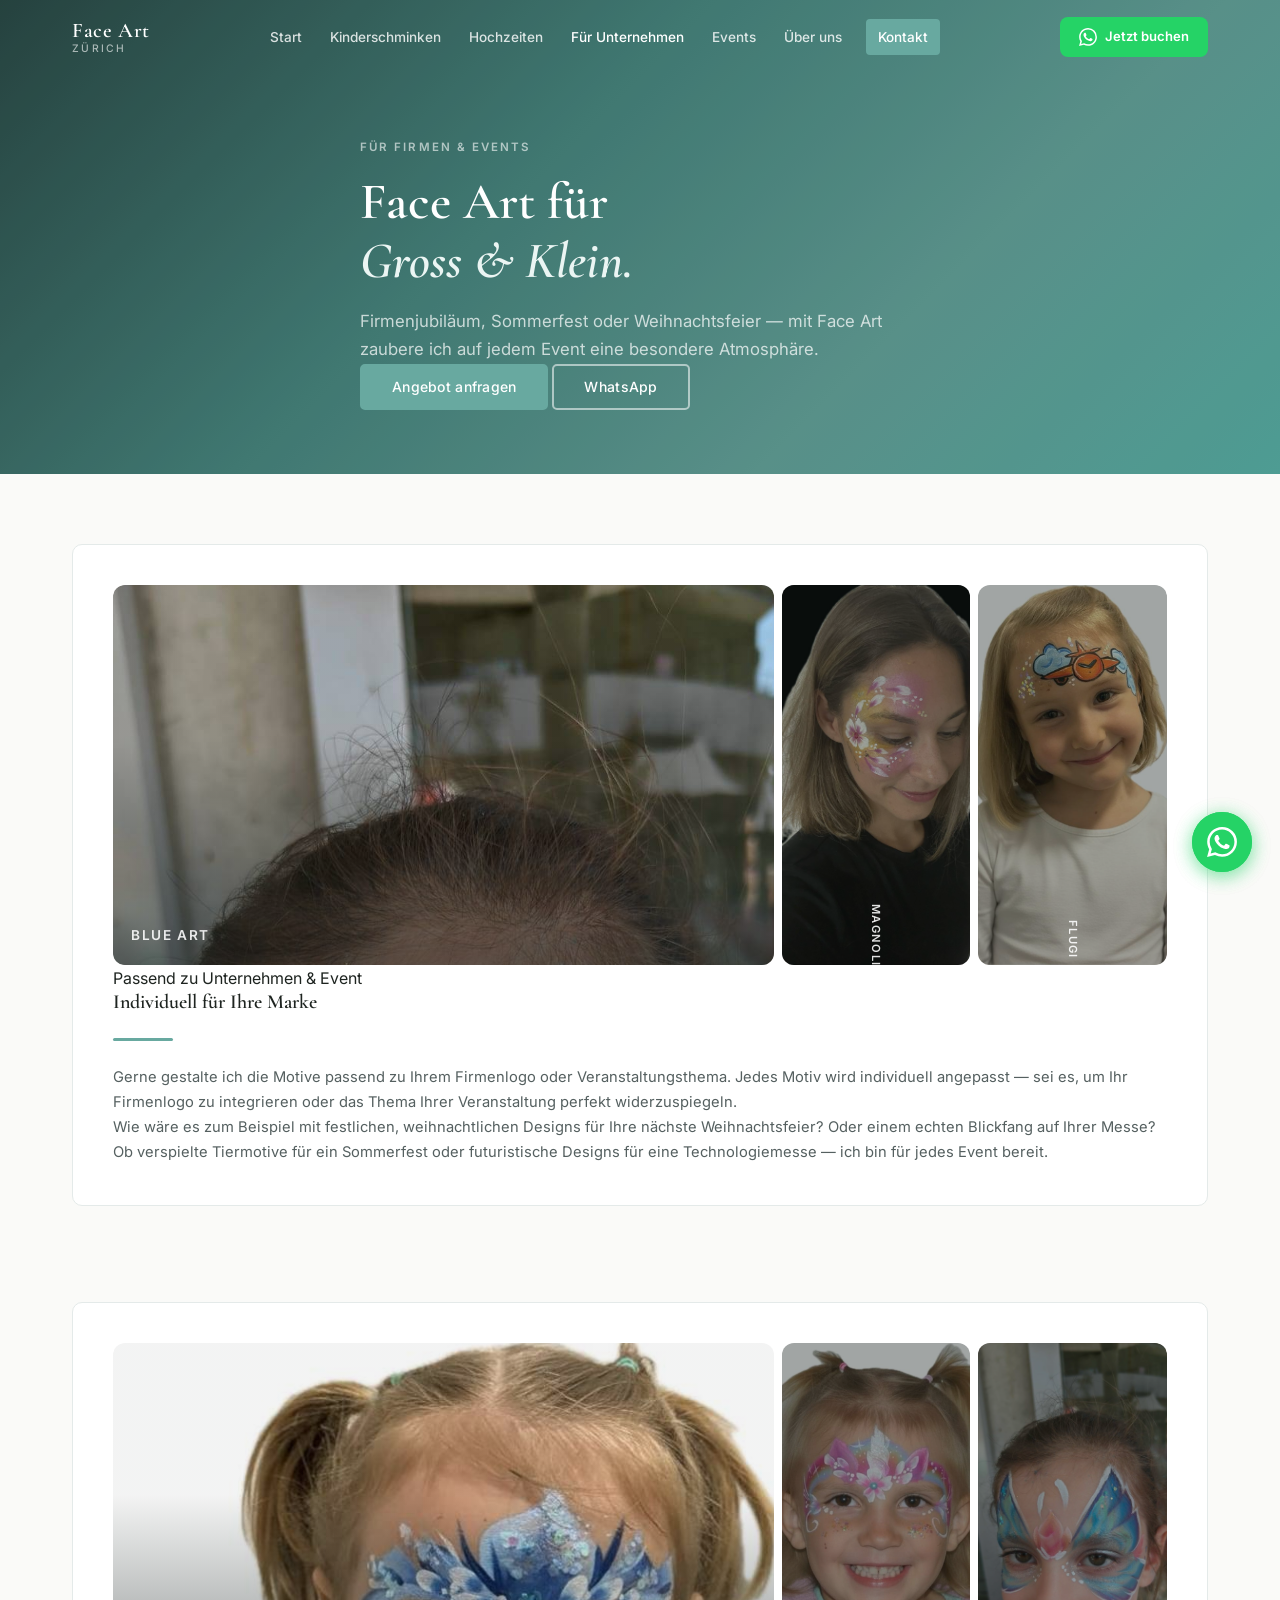
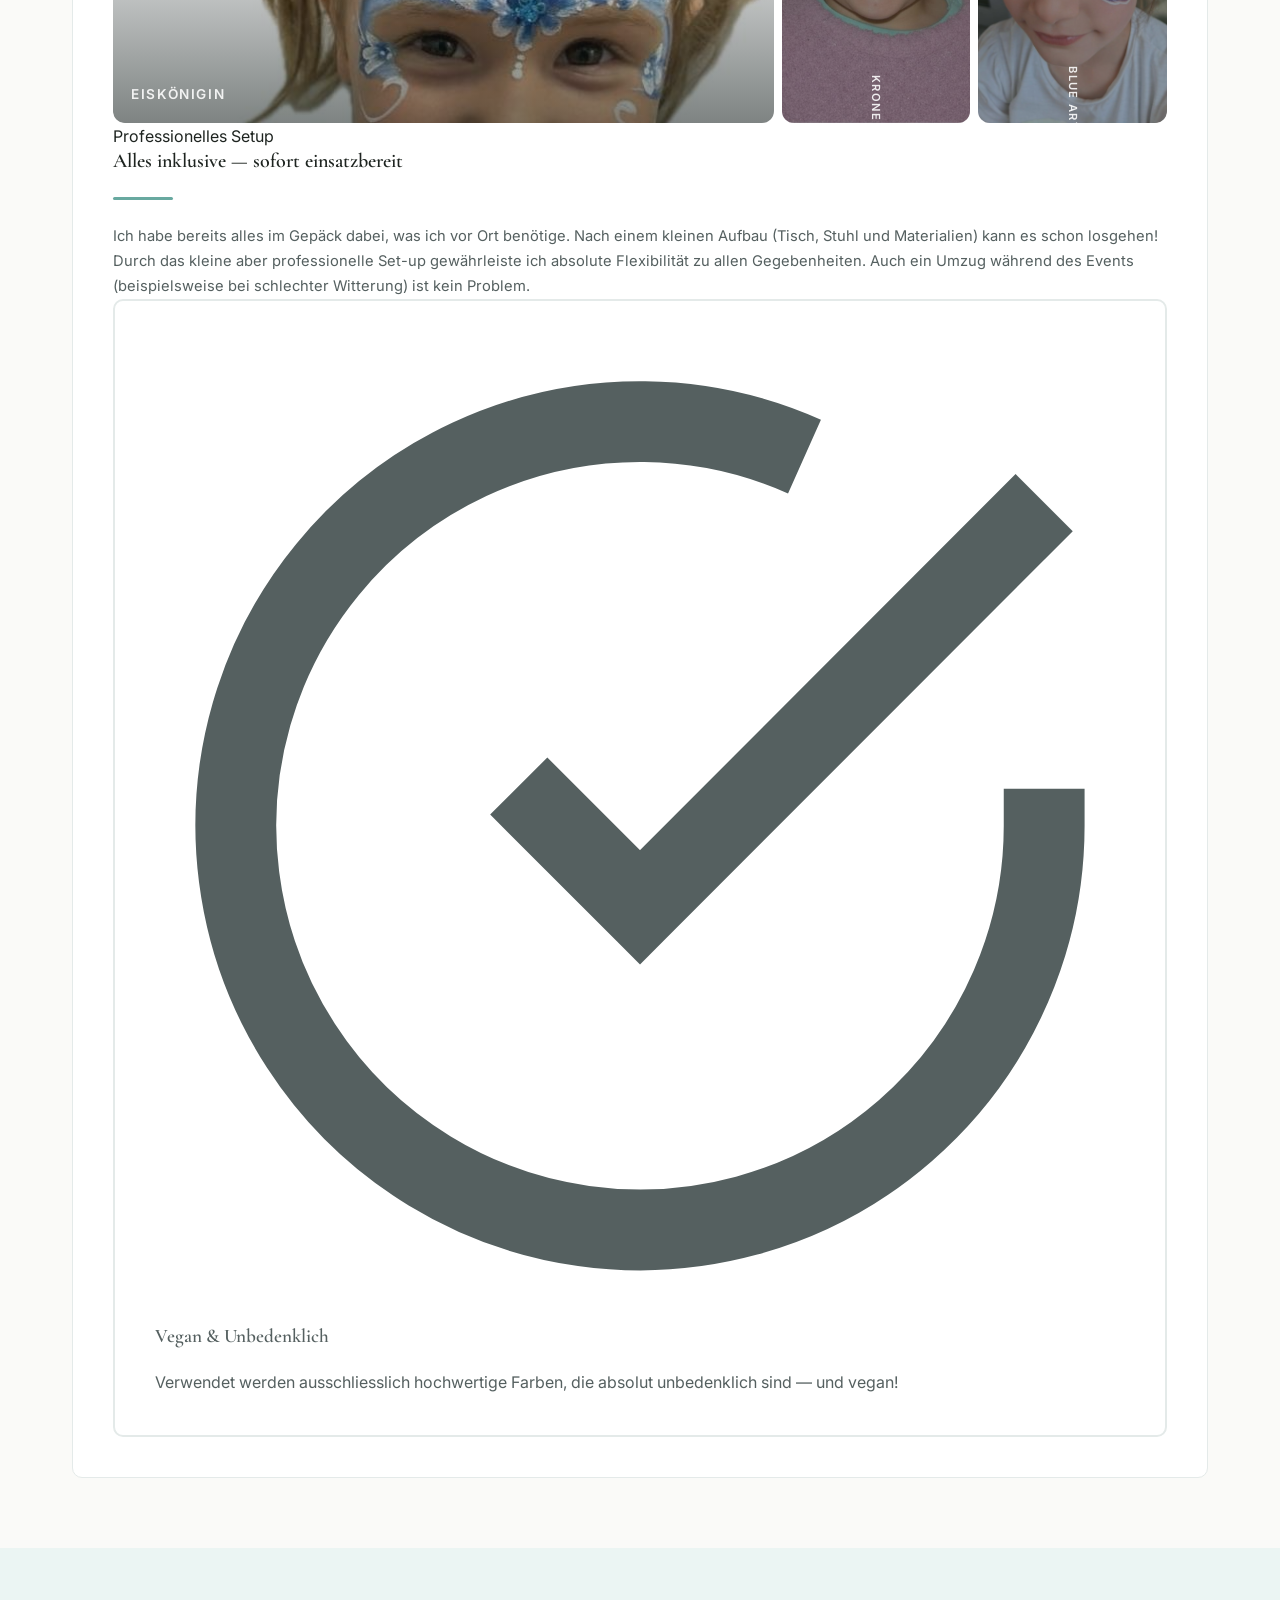
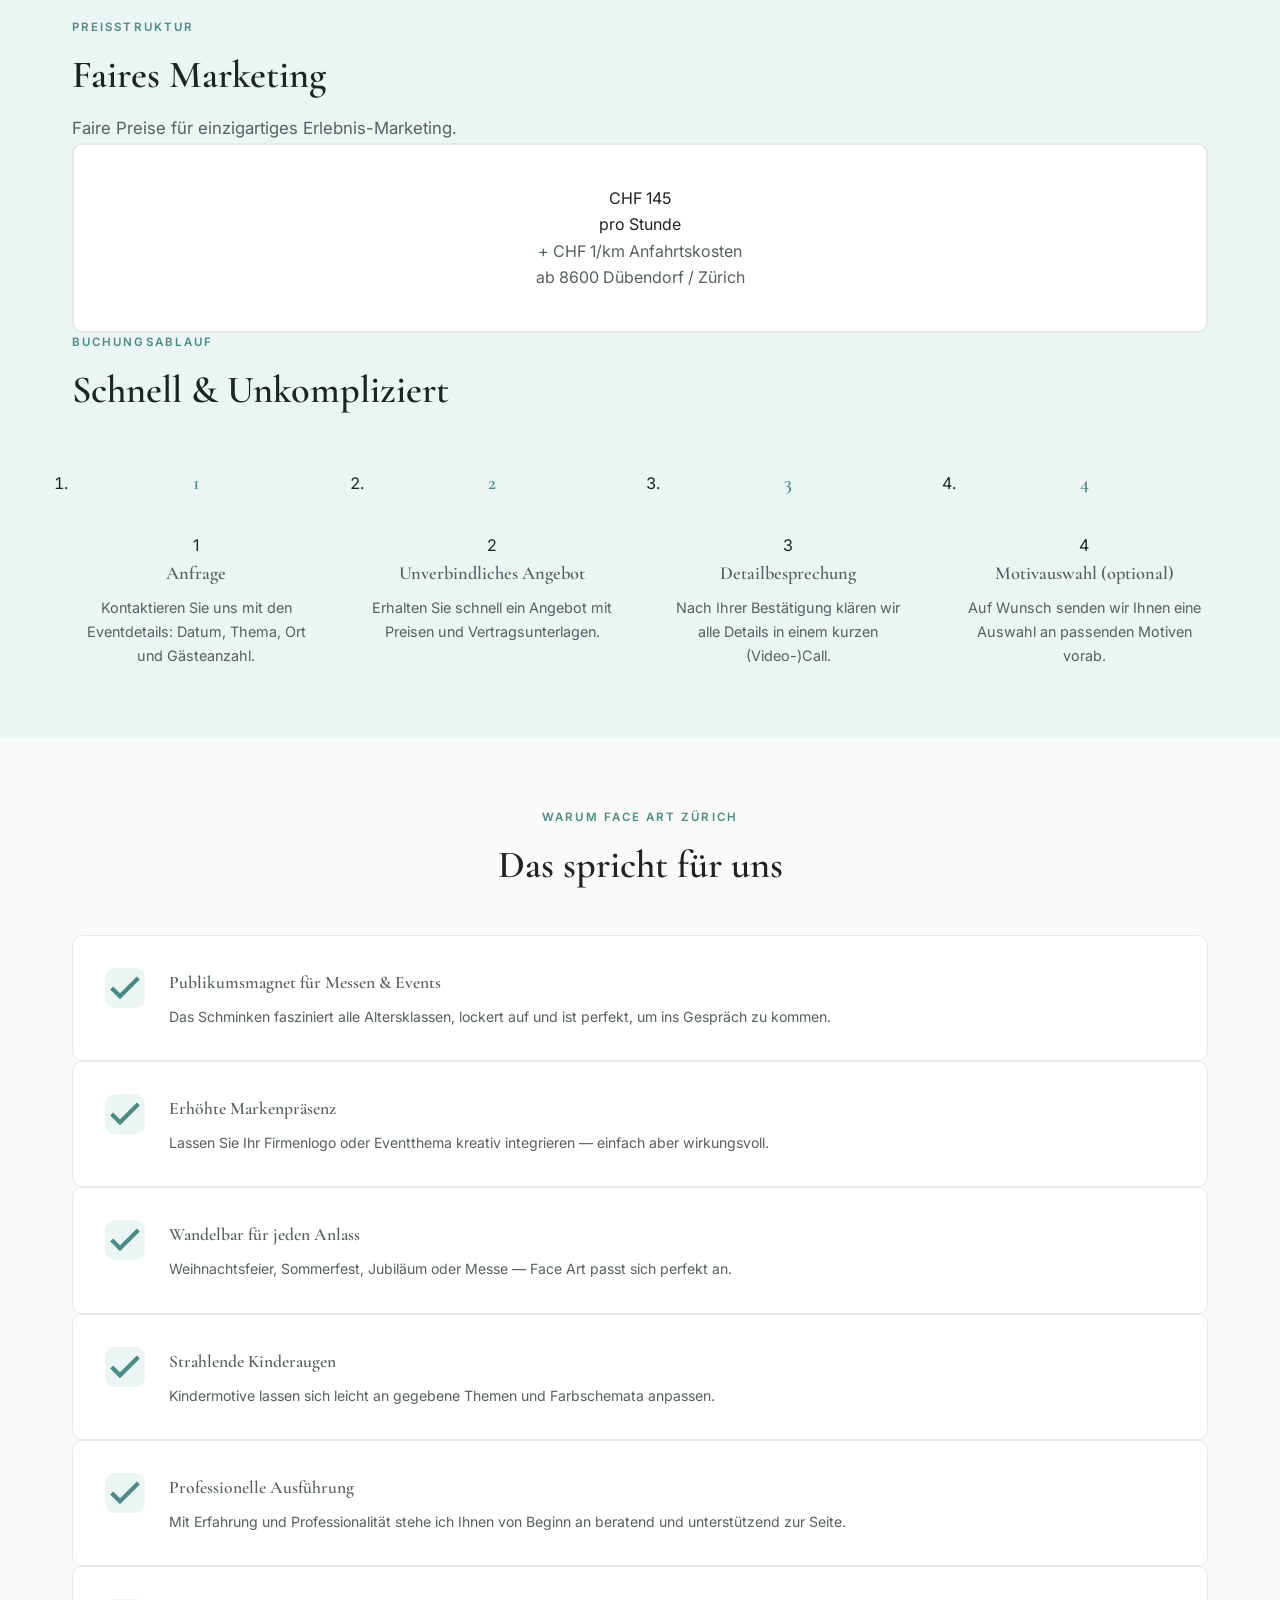
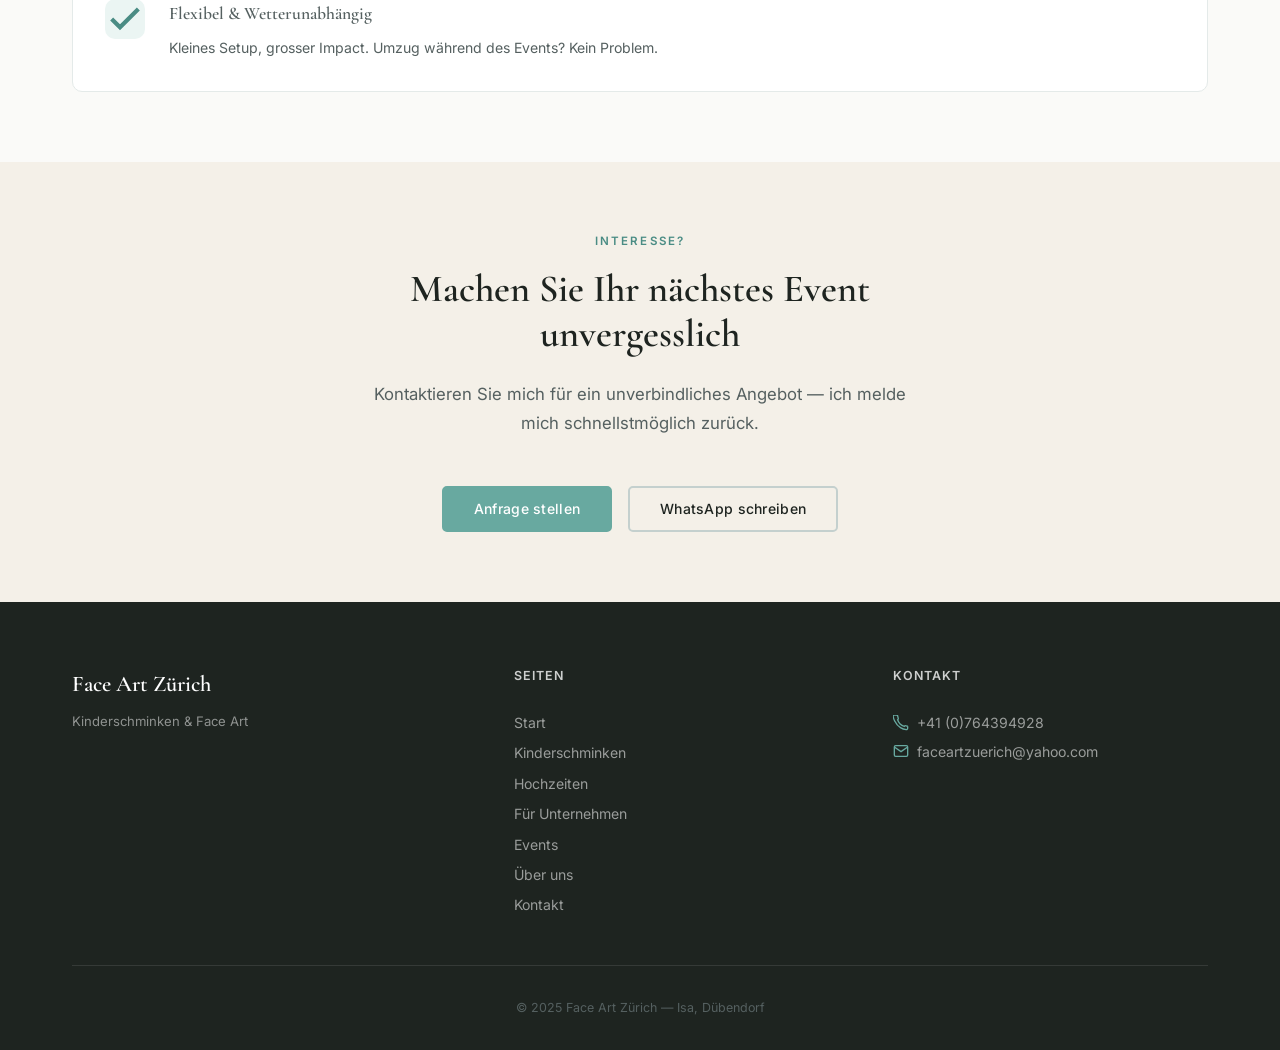
<file: face-art-zuerich/unternehmen.html>
<!DOCTYPE html>
<html lang="de">
<head>
  <meta charset="UTF-8" />
  <meta name="viewport" content="width=device-width, initial-scale=1.0" />
  <title>Face Art für Unternehmen — Face Art Zürich</title>
  <meta name="description" content="Face Art für Firmenjubiläen, Sommerfeste, Weihnachtsfeiern und Messen in Zürich. Publikumsmagnet und Markenpräsenz. CHF 145/h.">
  <link rel="preconnect" href="https://fonts.googleapis.com">
  <link rel="preconnect" href="https://fonts.gstatic.com" crossorigin>
  <link rel="stylesheet" href="src/css/main.css" />
</head>
<body class="page--unternehmen">

  <!-- Navigation -->
  <header class="nav nav--transparent" id="nav">
    <div class="nav__container">
      <a href="index.html" class="nav__logo">
        <span class="nav__logo-text">
          <span class="nav__logo-main">Face Art</span>
          <span class="nav__logo-sub">Zürich</span>
        </span>
        <img class="nav__logo-img" src="src/images/isa.jpg" alt="Face Art Zürich Logo" loading="lazy">
      </a>
      <nav class="nav__menu" id="navMenu" aria-label="Hauptnavigation">
        <a href="index.html" class="nav__link">Start</a>
        <a href="kinderschminken.html" class="nav__link">Kinderschminken</a>
        <a href="hochzeiten.html" class="nav__link">Hochzeiten</a>
        <a href="unternehmen.html" class="nav__link nav__link--active">Für Unternehmen</a>
        <a href="events.html" class="nav__link">Events</a>
        <a href="about.html" class="nav__link">Über uns</a>
        <a href="kontakt.html" class="nav__link nav__link--cta">Kontakt</a>
      </nav>
      <a href="https://wa.me/41764394928?text=Hallo%20Isa%2C%20ich%20m%C3%B6chte%20eine%20Anfrage%20stellen." class="nav__whatsapp" target="_blank" rel="noopener noreferrer"><svg viewBox="0 0 24 24" fill="currentColor" aria-hidden="true"><path d="M17.472 14.382c-.297-.149-1.758-.867-2.03-.967-.273-.099-.471-.148-.67.15-.197.297-.767.966-.94 1.164-.173.199-.347.223-.644.075-.297-.15-1.255-.463-2.39-1.475-.883-.788-1.48-1.761-1.653-2.059-.173-.297-.018-.458.13-.606.134-.133.298-.347.446-.52.149-.174.198-.298.298-.497.099-.198.05-.371-.025-.52-.075-.149-.669-1.612-.916-2.207-.242-.579-.487-.5-.669-.51-.173-.008-.371-.01-.57-.01-.198 0-.52.074-.792.372-.272.297-1.04 1.016-1.04 2.479 0 1.462 1.065 2.875 1.213 3.074.149.198 2.096 3.2 5.077 4.487.709.306 1.262.489 1.694.625.712.227 1.36.195 1.871.118.571-.085 1.758-.719 2.006-1.413.248-.694.248-1.289.173-1.413-.074-.124-.272-.198-.57-.347m-5.421 7.403h-.004a9.87 9.87 0 01-5.031-1.378l-.361-.214-3.741.982.998-3.648-.235-.374a9.86 9.86 0 01-1.51-5.26c.001-5.45 4.436-9.884 9.888-9.884 2.64 0 5.122 1.03 6.988 2.898a9.825 9.825 0 012.893 6.994c-.003 5.45-4.437 9.884-9.885 9.884m8.413-18.297A11.815 11.815 0 0012.05 0C5.495 0 .16 5.335.157 11.892c0 2.096.547 4.142 1.588 5.945L.057 24l6.305-1.654a11.882 11.882 0 005.683 1.448h.005c6.554 0 11.89-5.335 11.893-11.893a11.821 11.821 0 00-3.48-8.413z"/></svg> Jetzt buchen</a>
      <button class="nav__toggle" id="navToggle" aria-label="Menü öffnen" aria-expanded="false">
        <span></span><span></span><span></span>
      </button>
    </div>
  </header>

  <main>

    <!-- ========== HERO ========== -->
    <section class="hero hero--sub">
      <div class="hero__bg"></div>
      <div class="hero__overlay"></div>
      <div class="hero__content">
        <p class="hero__eyebrow">Für Firmen &amp; Events</p>
        <h1 class="hero__title">Face Art für<br><em>Gross &amp; Klein.</em></h1>
        <p class="hero__subtitle">Firmenjubiläum, Sommerfest oder Weihnachtsfeier — mit Face Art zaubere ich auf jedem Event eine besondere Atmosphäre.</p>
        <div class="hero__cta">
          <a href="kontakt.html" class="btn btn--primary">Angebot anfragen</a>
          <a href="https://wa.me/41764394928?text=Hallo%20Isa%2C%20ich%20interessiere%20mich%20f%C3%BCr%20Face%20Art%20an%20einem%20Firmenevent."
             class="btn btn--outline-white" target="_blank" rel="noopener noreferrer">
            WhatsApp
          </a>
        </div>
      </div>
    </section>

    <!-- ========== INDIVIDUELLE ANPASSUNG ========== -->
    <section class="section">
      <div class="container">

        <div class="feature">
          <div class="gallery-acc">
            <div class="gallery-acc__panel gallery-acc__panel--active">
              <img src="src/images/gallery/10-adult-blue.jpg" alt="Blue Art" draggable="false">
              <div class="gallery-acc__overlay"></div>
              <span class="gallery-acc__label">Blue Art</span>
            </div>
            <div class="gallery-acc__panel">
              <img src="src/images/gallery/6-adult-magnolie.jpg" alt="Magnolie" draggable="false">
              <div class="gallery-acc__overlay"></div>
              <span class="gallery-acc__label">Magnolie</span>
            </div>
            <div class="gallery-acc__panel">
              <img src="src/images/gallery/4-flugi.jpg" alt="Flugi" draggable="false">
              <div class="gallery-acc__overlay"></div>
              <span class="gallery-acc__label">Flugi</span>
            </div>
          </div>
          <div class="feature__body">
            <span class="feature__label">Passend zu Unternehmen &amp; Event</span>
            <h2 class="feature__title">Individuell für Ihre Marke</h2>
            <div class="divider"></div>
            <p class="feature__text">Gerne gestalte ich die Motive passend zu Ihrem Firmenlogo oder Veranstaltungsthema. Jedes Motiv wird individuell angepasst — sei es, um Ihr Firmenlogo zu integrieren oder das Thema Ihrer Veranstaltung perfekt widerzuspiegeln.</p>
            <p class="feature__text">Wie wäre es zum Beispiel mit festlichen, weihnachtlichen Designs für Ihre nächste Weihnachtsfeier? Oder einem echten Blickfang auf Ihrer Messe?</p>
            <p class="feature__text">Ob verspielte Tiermotive für ein Sommerfest oder futuristische Designs für eine Technologiemesse — ich bin für jedes Event bereit.</p>
          </div>
        </div>

        <div class="feature feature--reverse" style="margin-top: var(--sp-12);">
          <div class="gallery-acc">
            <div class="gallery-acc__panel gallery-acc__panel--active">
              <img src="src/images/gallery/2-eiskoenigin.jpg" alt="Eiskönigin" draggable="false">
              <div class="gallery-acc__overlay"></div>
              <span class="gallery-acc__label">Eiskönigin</span>
            </div>
            <div class="gallery-acc__panel">
              <img src="src/images/gallery/8-krone.jpg" alt="Krone" draggable="false">
              <div class="gallery-acc__overlay"></div>
              <span class="gallery-acc__label">Krone</span>
            </div>
            <div class="gallery-acc__panel">
              <img src="src/images/gallery/10-adult-blue.jpg" alt="Blue Art" draggable="false">
              <div class="gallery-acc__overlay"></div>
              <span class="gallery-acc__label">Blue Art</span>
            </div>
          </div>
          <div class="feature__body">
            <span class="feature__label">Professionelles Setup</span>
            <h2 class="feature__title">Alles inklusive — sofort einsatzbereit</h2>
            <div class="divider"></div>
            <p class="feature__text">Ich habe bereits alles im Gepäck dabei, was ich vor Ort benötige. Nach einem kleinen Aufbau (Tisch, Stuhl und Materialien) kann es schon losgehen!</p>
            <p class="feature__text">Durch das kleine aber professionelle Set-up gewährleiste ich absolute Flexibilität zu allen Gegebenheiten. Auch ein Umzug während des Events (beispielsweise bei schlechter Witterung) ist kein Problem.</p>
            <div class="material-box">
              <p class="material-box__title">
                <svg viewBox="0 0 24 24" fill="none" stroke="currentColor" stroke-width="2" aria-hidden="true"><path d="M22 11.08V12a10 10 0 11-5.93-9.14"/><polyline points="22 4 12 14.01 9 11.01"/></svg>
                Vegan &amp; Unbedenklich
              </p>
              <p class="material-box__text">Verwendet werden ausschliesslich hochwertige Farben, die absolut unbedenklich sind — und vegan!</p>
            </div>
          </div>
        </div>

      </div>
    </section>

    <!-- ========== PREIS + ABLAUF ========== -->
    <section class="section section--mint">
      <div class="container">
        <div class="two-col">
          <div>
            <span class="section__label">Preisstruktur</span>
            <h2 class="section__title">Faires Marketing</h2>
            <p class="section__subtitle">Faire Preise für einzigartiges Erlebnis-Marketing.</p>
            <div class="pricing">
              <div class="pricing__card">
                <div class="pricing__amount">CHF 145</div>
                <div class="pricing__unit">pro Stunde</div>
                <p class="pricing__note">+ CHF 1/km Anfahrtskosten<br>ab 8600 Dübendorf / Zürich</p>
              </div>
            </div>
          </div>
          <div>
            <span class="section__label">Buchungsablauf</span>
            <h2 class="section__title">Schnell &amp; Unkompliziert</h2>
            <div style="margin-top: var(--sp-6);">
              <ol class="steps">
                <li class="step">
                  <span class="step__num">1</span>
                  <div>
                    <p class="step__title">Anfrage</p>
                    <p class="step__text">Kontaktieren Sie uns mit den Eventdetails: Datum, Thema, Ort und Gästeanzahl.</p>
                  </div>
                </li>
                <li class="step">
                  <span class="step__num">2</span>
                  <div>
                    <p class="step__title">Unverbindliches Angebot</p>
                    <p class="step__text">Erhalten Sie schnell ein Angebot mit Preisen und Vertragsunterlagen.</p>
                  </div>
                </li>
                <li class="step">
                  <span class="step__num">3</span>
                  <div>
                    <p class="step__title">Detailbesprechung</p>
                    <p class="step__text">Nach Ihrer Bestätigung klären wir alle Details in einem kurzen (Video-)Call.</p>
                  </div>
                </li>
                <li class="step">
                  <span class="step__num">4</span>
                  <div>
                    <p class="step__title">Motivauswahl (optional)</p>
                    <p class="step__text">Auf Wunsch senden wir Ihnen eine Auswahl an passenden Motiven vorab.</p>
                  </div>
                </li>
              </ol>
            </div>
          </div>
        </div>
      </div>
    </section>

    <!-- ========== VORTEILE ========== -->
    <section class="section">
      <div class="container">
        <header class="section__header section__header--center">
          <span class="section__label">Warum Face Art Zürich</span>
          <h2 class="section__title">Das spricht für uns</h2>
        </header>
        <div class="two-col">
          <ul class="benefits">
            <li class="benefit">
              <svg class="benefit__icon" viewBox="0 0 24 24" fill="none" stroke="currentColor" stroke-width="2.5" aria-hidden="true"><polyline points="20 6 9 17 4 12"/></svg>
              <div>
                <p class="benefit__title">Publikumsmagnet für Messen &amp; Events</p>
                <p class="benefit__text">Das Schminken fasziniert alle Altersklassen, lockert auf und ist perfekt, um ins Gespräch zu kommen.</p>
              </div>
            </li>
            <li class="benefit">
              <svg class="benefit__icon" viewBox="0 0 24 24" fill="none" stroke="currentColor" stroke-width="2.5" aria-hidden="true"><polyline points="20 6 9 17 4 12"/></svg>
              <div>
                <p class="benefit__title">Erhöhte Markenpräsenz</p>
                <p class="benefit__text">Lassen Sie Ihr Firmenlogo oder Eventthema kreativ integrieren — einfach aber wirkungsvoll.</p>
              </div>
            </li>
            <li class="benefit">
              <svg class="benefit__icon" viewBox="0 0 24 24" fill="none" stroke="currentColor" stroke-width="2.5" aria-hidden="true"><polyline points="20 6 9 17 4 12"/></svg>
              <div>
                <p class="benefit__title">Wandelbar für jeden Anlass</p>
                <p class="benefit__text">Weihnachtsfeier, Sommerfest, Jubiläum oder Messe — Face Art passt sich perfekt an.</p>
              </div>
            </li>
          </ul>
          <ul class="benefits">
            <li class="benefit">
              <svg class="benefit__icon" viewBox="0 0 24 24" fill="none" stroke="currentColor" stroke-width="2.5" aria-hidden="true"><polyline points="20 6 9 17 4 12"/></svg>
              <div>
                <p class="benefit__title">Strahlende Kinderaugen</p>
                <p class="benefit__text">Kindermotive lassen sich leicht an gegebene Themen und Farbschemata anpassen.</p>
              </div>
            </li>
            <li class="benefit">
              <svg class="benefit__icon" viewBox="0 0 24 24" fill="none" stroke="currentColor" stroke-width="2.5" aria-hidden="true"><polyline points="20 6 9 17 4 12"/></svg>
              <div>
                <p class="benefit__title">Professionelle Ausführung</p>
                <p class="benefit__text">Mit Erfahrung und Professionalität stehe ich Ihnen von Beginn an beratend und unterstützend zur Seite.</p>
              </div>
            </li>
            <li class="benefit">
              <svg class="benefit__icon" viewBox="0 0 24 24" fill="none" stroke="currentColor" stroke-width="2.5" aria-hidden="true"><polyline points="20 6 9 17 4 12"/></svg>
              <div>
                <p class="benefit__title">Flexibel &amp; Wetterunabhängig</p>
                <p class="benefit__text">Kleines Setup, grosser Impact. Umzug während des Events? Kein Problem.</p>
              </div>
            </li>
          </ul>
        </div>
      </div>
    </section>

    <!-- ========== CTA ========== -->
    <section class="section section--cream text-center">
      <div class="container container--narrow">
        <span class="section__label">Interesse?</span>
        <h2 class="section__title">Machen Sie Ihr nächstes Event unvergesslich</h2>
        <p class="section__subtitle" style="margin: var(--sp-3) auto var(--sp-6);">Kontaktieren Sie mich für ein unverbindliches Angebot — ich melde mich schnellstmöglich zurück.</p>
        <div style="display: flex; gap: var(--sp-2); justify-content: center; flex-wrap: wrap;">
          <a href="kontakt.html" class="btn btn--primary">Anfrage stellen</a>
          <a href="https://wa.me/41764394928?text=Hallo%20Isa%2C%20ich%20interessiere%20mich%20f%C3%BCr%20Face%20Art%20an%20einem%20Firmenevent."
             class="btn btn--outline" target="_blank" rel="noopener noreferrer">
            WhatsApp schreiben
          </a>
        </div>
      </div>
    </section>

  </main>

  <footer class="footer">
    <div class="container">
      <div class="footer__grid">
        <div class="footer__brand">
          <p class="footer__logo">Face Art Zürich</p>
          <p class="footer__tagline">Kinderschminken &amp; Face Art</p>
        </div>
        <div>
          <p class="footer__heading">Seiten</p>
          <nav class="footer__links" aria-label="Footer Navigation">
            <a href="index.html">Start</a>
            <a href="kinderschminken.html">Kinderschminken</a>
            <a href="hochzeiten.html">Hochzeiten</a>
            <a href="unternehmen.html">Für Unternehmen</a>
            <a href="events.html">Events</a>
            <a href="about.html">Über uns</a>
            <a href="kontakt.html">Kontakt</a>
          </nav>
        </div>
        <div>
          <p class="footer__heading">Kontakt</p>
          <div class="footer__contact">
            <p>
              <svg viewBox="0 0 24 24" fill="none" stroke="currentColor" stroke-width="2" aria-hidden="true"><path d="M22 16.92v3a2 2 0 01-2.18 2 19.79 19.79 0 01-8.63-3.07A19.5 19.5 0 013.07 9.82 19.79 19.79 0 01.1 1.18 2 2 0 012.11 0h3a2 2 0 012 1.72c.127.96.361 1.903.7 2.81a2 2 0 01-.45 2.11L6.91 7.09A16 16 0 0016.91 17.1l.46-.46a2 2 0 012.11-.45c.907.339 1.85.573 2.81.7A2 2 0 0122 16.92z"/></svg>
              +41 (0)764394928
            </p>
            <p>
              <svg viewBox="0 0 24 24" fill="none" stroke="currentColor" stroke-width="2" aria-hidden="true"><path d="M4 4h16c1.1 0 2 .9 2 2v12c0 1.1-.9 2-2 2H4c-1.1 0-2-.9-2-2V6c0-1.1.9-2 2-2z"/><polyline points="22,6 12,13 2,6"/></svg>
              faceartzuerich@yahoo.com
            </p>
          </div>
        </div>
      </div>
      <div class="footer__bottom">
        <p>© 2025 Face Art Zürich — Isa, Dübendorf</p>
      </div>
    </div>
  </footer>

  <a href="https://wa.me/41764394928" class="wa-float" target="_blank" rel="noopener noreferrer" aria-label="WhatsApp Kontakt">
    <svg viewBox="0 0 24 24" fill="white" aria-hidden="true"><path d="M17.472 14.382c-.297-.149-1.758-.867-2.03-.967-.273-.099-.471-.148-.67.15-.197.297-.767.966-.94 1.164-.173.199-.347.223-.644.075-.297-.15-1.255-.463-2.39-1.475-.883-.788-1.48-1.761-1.653-2.059-.173-.297-.018-.458.13-.606.134-.133.298-.347.446-.52.149-.174.198-.298.298-.497.099-.198.05-.371-.025-.52-.075-.149-.669-1.612-.916-2.207-.242-.579-.487-.5-.669-.51-.173-.008-.371-.01-.57-.01-.198 0-.52.074-.792.372-.272.297-1.04 1.016-1.04 2.479 0 1.462 1.065 2.875 1.213 3.074.149.198 2.096 3.2 5.077 4.487.709.306 1.262.489 1.694.625.712.227 1.36.195 1.871.118.571-.085 1.758-.719 2.006-1.413.248-.694.248-1.289.173-1.413-.074-.124-.272-.198-.57-.347m-5.421 7.403h-.004a9.87 9.87 0 01-5.031-1.378l-.361-.214-3.741.982.998-3.648-.235-.374a9.86 9.86 0 01-1.51-5.26c.001-5.45 4.436-9.884 9.888-9.884 2.64 0 5.122 1.03 6.988 2.898a9.825 9.825 0 012.893 6.994c-.003 5.45-4.437 9.884-9.885 9.884m8.413-18.297A11.815 11.815 0 0012.05 0C5.495 0 .16 5.335.157 11.892c0 2.096.547 4.142 1.588 5.945L.057 24l6.305-1.654a11.882 11.882 0 005.683 1.448h.005c6.554 0 11.89-5.335 11.893-11.893a11.821 11.821 0 00-3.48-8.413z"/></svg>
  </a>

  <a href="https://wa.me/41764394928" class="wa-float" target="_blank" rel="noopener noreferrer" aria-label="WhatsApp Kontakt">
    <svg viewBox="0 0 24 24" fill="white" aria-hidden="true">
      <path d="M17.472 14.382c-.297-.149-1.758-.867-2.03-.967-.273-.099-.471-.148-.67.15-.197.297-.767.966-.94 1.164-.173.199-.347.223-.644.075-.297-.15-1.255-.463-2.39-1.475-.883-.788-1.48-1.761-1.653-2.059-.173-.297-.018-.458.13-.606.134-.133.298-.347.446-.52.149-.174.198-.298.298-.497.099-.198.05-.371-.025-.52-.075-.149-.669-1.612-.916-2.207-.242-.579-.487-.5-.669-.51-.173-.008-.371-.01-.57-.01-.198 0-.52.074-.792.372-.272.297-1.04 1.016-1.04 2.479 0 1.462 1.065 2.875 1.213 3.074.149.198 2.096 3.2 5.077 4.487.709.306 1.262.489 1.694.625.712.227 1.36.195 1.871.118.571-.085 1.758-.719 2.006-1.413.248-.694.248-1.289.173-1.413-.074-.124-.272-.198-.57-.347m-5.421 7.403h-.004a9.87 9.87 0 01-5.031-1.378l-.361-.214-3.741.982.998-3.648-.235-.374a9.86 9.86 0 01-1.51-5.26c.001-5.45 4.436-9.884 9.888-9.884 2.64 0 5.122 1.03 6.988 2.898a9.825 9.825 0 012.893 6.994c-.003 5.45-4.437 9.884-9.885 9.884m8.413-18.297A11.815 11.815 0 0012.05 0C5.495 0 .16 5.335.157 11.892c0 2.096.547 4.142 1.588 5.945L.057 24l6.305-1.654a11.882 11.882 0 005.683 1.448h.005c6.554 0 11.89-5.335 11.893-11.893a11.821 11.821 0 00-3.48-8.413z"/>
    </svg>
  </a>

  <script src="src/js/main.js"></script>
</body>
</html>
</file>
<file: face-art-zuerich/src/css/main.css>
/* ===================================================
   FACE ART ZÜRICH — Design System
   Modern & Elegant | Mintgrün + Creme
   =================================================== */

@import url('https://fonts.googleapis.com/css2?family=Cormorant+Garamond:ital,wght@0,400;0,500;0,600;1,400;1,500;1,600&family=Inter:wght@300;400;500;600&display=swap');

/* ===== 1. CSS Variables ===== */
:root {
  /* Brand Colors */
  --mint:        #68A9A0;
  --mint-light:  #EBF5F3;
  --mint-dark:   #4A8C84;
  --mint-hover:  #3D7A73;

  /* Neutrals */
  --bg:          #FAFAF8;
  --cream:       #F4F0E8;
  --white:       #FFFFFF;
  --text:        #1E2420;
  --text-mid:    #556060;
  --text-light:  #9AADAB;
  --border:      #E4EAE9;
  --border-dark: #C4D0CE;

  /* Typography */
  --font-display: 'Cormorant Garamond', Georgia, serif;
  --font-body:    'Inter', system-ui, -apple-system, sans-serif;

  /* Spacing — COMPACT */
  --sp-1:  0.5rem;
  --sp-2:  1rem;
  --sp-3:  1.5rem;
  --sp-4:  2rem;
  --sp-5:  2.5rem;
  --sp-6:  3rem;
  --sp-8:  4rem;
  --sp-10: 5rem;
  --sp-12: 6rem;

  /* Layout */
  --max-w:    1200px;
  --nav-h:    74px;
  --radius:   10px;
  --radius-sm: 5px;

  /* Shadows */
  --shadow-sm: 0 1px 4px rgba(30,36,32,.07);
  --shadow-md: 0 4px 24px rgba(30,36,32,.10);
  --shadow-lg: 0 8px 48px rgba(30,36,32,.13);

  /* Transitions */
  --t: 240ms ease;
}

/* ===== 2. Reset ===== */
*, *::before, *::after { box-sizing: border-box; margin: 0; padding: 0; }
html { scroll-behavior: smooth; -webkit-text-size-adjust: 100%; }
img  { max-width: 100%; height: auto; display: block; }
a    { color: inherit; text-decoration: none; }
button { cursor: pointer; border: none; background: none; font-family: inherit; }
input, textarea, select { font-family: inherit; }

/* ===== 3. Base ===== */
body {
  font-family: var(--font-body);
  font-size: 1rem;
  line-height: 1.65;
  color: var(--text);
  background-color: var(--bg);
  -webkit-font-smoothing: antialiased;
  -moz-osx-font-smoothing: grayscale;
}

h1, h2, h3, h4 {
  font-family: var(--font-display);
  font-weight: 600;
  line-height: 1.15;
  color: var(--text);
}

em { font-style: italic; color: var(--mint-dark); }
p  { color: var(--text-mid); }

/* ===== 4. Layout ===== */
.container {
  width: 100%;
  max-width: var(--max-w);
  margin: 0 auto;
  padding: 0 var(--sp-4);
}
.container--narrow { max-width: 720px; }

/* COMPACT section padding */
.section { padding: 70px 0; }
.section--mint  { background-color: var(--mint-light); }
.section--cream { background-color: var(--cream); }
.section--dark  { background-color: var(--text); }

.section__label {
  display: block;
  font-family: var(--font-body);
  font-size: .72rem;
  font-weight: 600;
  letter-spacing: .18em;
  text-transform: uppercase;
  color: var(--mint-dark);
  margin-bottom: var(--sp-2);
}

.section__header { margin-bottom: var(--sp-6); }
.section__header--center { text-align: center; }
.section__header--center .section__subtitle { margin-left: auto; margin-right: auto; }

.section__title {
  font-family: var(--font-display);
  font-size: clamp(1.8rem, 3vw, 2.75rem);
  font-weight: 600;
}

.section__subtitle {
  margin-top: var(--sp-2);
  font-size: 1.05rem;
  color: var(--text-mid);
  max-width: 560px;
  line-height: 1.75;
}

.text-center { text-align: center; }

/* ===== 5. Buttons ===== */
.btn {
  display: inline-flex;
  align-items: center;
  gap: .5rem;
  padding: .875rem 1.875rem;
  font-family: var(--font-body);
  font-size: .875rem;
  font-weight: 500;
  letter-spacing: .02em;
  border-radius: var(--radius-sm);
  transition: all var(--t);
  cursor: pointer;
  white-space: nowrap;
  line-height: 1;
}

.btn--primary {
  background-color: var(--mint);
  color: var(--white);
  border: 2px solid var(--mint);
}
.btn--primary:hover {
  background-color: var(--mint-dark);
  border-color: var(--mint-dark);
}

.btn--outline {
  background-color: transparent;
  color: var(--text);
  border: 2px solid var(--border-dark);
}
.btn--outline:hover {
  border-color: var(--mint);
  color: var(--mint-dark);
}

.btn--outline-white {
  background-color: transparent;
  color: var(--white);
  border: 2px solid rgba(255,255,255,.55);
}
.btn--outline-white:hover {
  background-color: rgba(255,255,255,.12);
  border-color: rgba(255,255,255,.9);
}

.btn--whatsapp {
  background-color: #25D366;
  border: 2px solid #25D366;
  color: var(--white);
}
.btn--whatsapp:hover {
  background-color: #1AB855;
  border-color: #1AB855;
}

.btn--lg {
  padding: 1.1rem 2.5rem;
  font-size: .95rem;
  font-weight: 600;
}

.btn__icon { width: 17px; height: 17px; flex-shrink: 0; }
.btn--full { width: 100%; justify-content: center; }

/* ===== 6. Navigation ===== */
.nav {
  position: fixed;
  top: 0; left: 0; right: 0;
  z-index: 1000;
  height: var(--nav-h);
  transition: background-color var(--t), box-shadow var(--t);
  /* Always sticky */
  will-change: transform;
}
.nav--transparent { background-color: transparent; }
.nav--scrolled {
  background-color: var(--white);
  box-shadow: var(--shadow-sm);
}

.nav__container {
  max-width: var(--max-w);
  margin: 0 auto;
  padding: 0 var(--sp-4);
  height: 100%;
  display: flex;
  align-items: center;
  justify-content: space-between;
}

.nav__logo {
  display: flex;
  align-items: center;
  line-height: 1.15;
  transition: opacity var(--t);
}
.nav__logo:hover { opacity: .72; }

.nav__logo-text {
  display: flex;
  flex-direction: column;
}

.nav__logo-img {
  display: none !important;
}

.nav__logo-main {
  font-family: var(--font-display);
  font-size: 1.3rem;
  font-weight: 600;
  letter-spacing: .03em;
  color: var(--white);
  transition: color var(--t);
}
.nav__logo-sub {
  font-family: var(--font-body);
  font-size: .65rem;
  font-weight: 500;
  letter-spacing: .22em;
  text-transform: uppercase;
  color: rgba(255,255,255,.6);
  transition: color var(--t);
}
.nav--scrolled .nav__logo-main { color: var(--text); }
.nav--scrolled .nav__logo-sub  { color: var(--text-light); }

.nav__menu {
  display: flex;
  align-items: center;
  gap: .25rem;
}

.nav__link {
  position: relative;
  font-size: .85rem;
  font-weight: 500;
  color: rgba(255,255,255,.82);
  padding: .4rem .75rem;
  border-radius: 4px;
  transition: color var(--t), background-color var(--t);
}
.nav__link:hover,
.nav__link--active { color: var(--white); }
.nav--scrolled .nav__link { color: var(--text-mid); }
.nav--scrolled .nav__link:hover { color: var(--mint-dark); }
.nav--scrolled .nav__link--active {
  color: var(--mint-dark);
  position: relative;
}
.nav--scrolled .nav__link--active::after {
  content: '';
  position: absolute;
  bottom: 2px;
  left: .75rem;
  right: .75rem;
  height: 2px;
  border-radius: 2px;
  background-color: var(--mint);
  opacity: .55;
}

.nav__link--disabled {
  opacity: .38;
  cursor: default;
  pointer-events: none;
}

/* PROMINENT WhatsApp CTA in Nav */
.nav__whatsapp {
  display: inline-flex;
  align-items: center;
  gap: .5rem;
  margin-left: .75rem;
  padding: .55rem 1.2rem;
  background-color: #25D366;
  color: var(--white) !important;
  border-radius: 8px;
  font-size: .82rem;
  font-weight: 600;
  transition: background-color var(--t), transform var(--t), box-shadow var(--t);
  white-space: nowrap;
}
.nav__whatsapp:hover {
  background-color: #1AB855;
  transform: translateY(-1px);
  box-shadow: 0 4px 14px rgba(37,211,102,.35);
}
.nav__whatsapp svg { width: 18px; height: 18px; flex-shrink: 0; }

.nav__link--cta {
  background-color: var(--mint);
  color: var(--white) !important;
  margin-left: .5rem;
}
.nav__link--cta:hover { background-color: var(--mint-dark); }
.nav--scrolled .nav__link--cta { color: var(--white) !important; }

/* Hamburger */
.nav__toggle {
  display: none;
  flex-direction: column;
  gap: 5px;
  padding: 6px;
}
.nav__toggle span {
  display: block;
  width: 22px;
  height: 2px;
  background-color: var(--white);
  transition: all var(--t);
  transform-origin: center;
}
.nav--scrolled .nav__toggle span { background-color: var(--text); }
.nav__toggle--open span:nth-child(1) { transform: translateY(7px) rotate(45deg); }
.nav__toggle--open span:nth-child(2) { opacity: 0; transform: scaleX(0); }
.nav__toggle--open span:nth-child(3) { transform: translateY(-7px) rotate(-45deg); }

/* ===== 6b. Logo fallback when image fails ===== */
.nav__logo-img--error { display: none !important; }
.nav--scrolled .nav__logo-text--fallback { display: flex !important; }

/* ===== 7. Gallery Hero (Startseite) ===== */
@keyframes card-spread {
  from {
    transform: translate(0, 0) rotate(0deg) scale(0.92);
    opacity: 0;
  }
  to {
    transform: translate(var(--tx), var(--ty)) rotate(var(--rot)) scale(1);
    opacity: 1;
  }
}

@keyframes hero-text-in {
  from { opacity: 0; transform: translateY(22px); }
  to   { opacity: 1; transform: translateY(0); }
}

.gallery-hero {
  min-height: calc(100vh - var(--nav-h));
  background: var(--bg);
  display: flex;
  align-items: center;
  overflow: hidden;
  position: relative;
}

.gallery-hero::before {
  content: '';
  position: absolute;
  inset: 0;
  background-image:
    radial-gradient(circle, rgba(104,169,160,0.18) 1px, transparent 1px);
  background-size: 36px 36px;
  mask-image: radial-gradient(ellipse 80% 60% at 60% 40%, black 30%, transparent 100%);
  -webkit-mask-image: radial-gradient(ellipse 80% 60% at 60% 40%, black 30%, transparent 100%);
  pointer-events: none;
}

.gallery-hero__inner {
  width: 100%;
  max-width: 1280px;
  margin: 0 auto;
  padding: var(--sp-10) var(--sp-6) var(--sp-12);
  display: flex;
  flex-direction: column;
  align-items: center;
  gap: var(--sp-8);
}

.gallery-hero__text {
  text-align: center;
  max-width: 640px;
  opacity: 0;
  animation: hero-text-in 0.7s cubic-bezier(0.16,1,0.3,1) 0.2s forwards;
}

.gallery-hero__title {
  font-family: var(--font-display);
  font-size: clamp(2.2rem, 5vw, 4rem);
  font-weight: 600;
  line-height: 1.2;
  color: var(--text);
  margin: var(--sp-2) 0 var(--sp-3);
  letter-spacing: -.01em;
}
.gallery-hero__title em {
  font-style: italic;
  color: var(--mint-dark);
  display: block;
  font-size: clamp(1.5rem, 3.5vw, 2.8rem);
  line-height: 1.3;
  margin-top: var(--sp-1);
}

.gallery-hero__subtitle {
  font-size: 1.05rem;
  color: var(--text-mid);
  line-height: 1.7;
  margin-bottom: var(--sp-7);
}

.gallery-hero__cta {
  display: flex;
  gap: var(--sp-3);
  justify-content: center;
  flex-wrap: wrap;
}

.photo-fan {
  width: 100%;
  max-width: 860px;
  position: relative;
}

.photo-fan__stage {
  position: relative;
  height: 280px;
  display: flex;
  align-items: center;
  justify-content: center;
}

.photo-card {
  position: absolute;
  width: 200px;
  height: 240px;
  border-radius: 20px;
  overflow: hidden;
  box-shadow: 0 8px 32px rgba(30,36,32,0.13), 0 2px 8px rgba(30,36,32,0.07);
  cursor: grab;
  user-select: none;
  -webkit-user-select: none;
  touch-action: none;
  transform: translate(0, 0) rotate(0deg) scale(0.92);
  opacity: 0;
  animation: card-spread 0.65s cubic-bezier(0.34,1.4,0.64,1) var(--delay) forwards;
  transition: box-shadow 0.25s ease, transform 0.18s ease;
  will-change: transform;
}
.photo-card:active { cursor: grabbing; }
.photo-card:hover {
  box-shadow: 0 18px 48px rgba(30,36,32,0.2), 0 4px 12px rgba(30,36,32,0.1);
  z-index: 999 !important;
}
.photo-card img {
  width: 100%;
  height: 100%;
  object-fit: cover;
  object-position: top center;
  pointer-events: none;
  display: block;
}

.photo-card--dragging {
  cursor: grabbing !important;
  box-shadow: 0 28px 60px rgba(30,36,32,0.28) !important;
  z-index: 9999 !important;
  transition: box-shadow 0.1s ease !important;
}

@media (max-width: 600px) {
  .gallery-hero__inner { padding: var(--sp-8) var(--sp-4) var(--sp-10); gap: var(--sp-8); }
  .photo-fan__stage { height: 220px; }
  .photo-card { width: 140px; height: 175px; border-radius: 14px; }
  .photo-card[data-index="0"] { --tx:-200px; --ty:16px; }
  .photo-card[data-index="1"] { --tx:-100px; --ty:28px; }
  .photo-card[data-index="3"] { --tx:100px; --ty:24px; }
  .photo-card[data-index="4"] { --tx:200px; --ty:38px; }
}

@media (min-width: 601px) and (max-width: 900px) {
  .photo-card { width: 170px; height: 210px; }
  .photo-card[data-index="0"] { --tx:-240px; }
  .photo-card[data-index="1"] { --tx:-120px; }
  .photo-card[data-index="3"] { --tx:120px; }
  .photo-card[data-index="4"] { --tx:240px; }
}

@media (min-width: 980px) {
  .gallery-hero__inner {
    flex-direction: row;
    align-items: center;
    gap: 0;
    padding: var(--sp-8) var(--sp-8);
  }
  .gallery-hero__text {
    text-align: left;
    flex: 0 0 44%;
    max-width: 44%;
    padding-right: var(--sp-8);
  }
  .gallery-hero__cta { justify-content: flex-start; }
  .photo-fan {
    flex: 0 0 56%;
    max-width: 56%;
  }
}

@media (prefers-reduced-motion: reduce) {
  .gallery-hero__text { animation: none; opacity: 1; }
  .photo-card { animation: none; opacity: 1; transform: translate(var(--tx), var(--ty)) rotate(var(--rot)); }
}

/* ===== 7b. Accordion Hero (Startseite) ===== */
@keyframes dot-drift {
  from { background-position: 0 0; }
  to   { background-position: 72px 72px; }
}

.acc-hero {
  min-height: 100vh;
  display: flex;
  align-items: center;
  overflow: hidden;
  position: relative;
}

.acc-hero .hero__bg {
  position: absolute;
  inset: 0;
}

.acc-hero::before {
  content: '';
  position: absolute;
  inset: 0;
  z-index: 1;
  background-image: radial-gradient(circle, rgba(255,255,255,0.07) 1px, transparent 1px);
  background-size: 36px 36px;
  animation: dot-drift 25s linear infinite;
  pointer-events: none;
}

.acc-hero__inner {
  width: 100%;
  max-width: 1280px;
  margin: 0 auto;
  padding: var(--sp-8);
  display: flex;
  flex-direction: row;
  align-items: center;
  gap: var(--sp-8);
  position: relative;
  z-index: 1;
}

.acc-hero__text {
  flex: 0 0 42%;
  max-width: 42%;
  opacity: 0;
  animation: hero-text-in 0.7s cubic-bezier(0.16,1,0.3,1) 0.2s forwards;
}

.acc-hero .section__label {
  color: rgba(255,255,255,0.60);
  letter-spacing: 0.12em;
}

.acc-hero__title {
  font-family: var(--font-display);
  font-size: clamp(2.2rem, 4vw, 3.75rem);
  font-weight: 600;
  line-height: 1.15;
  color: #ffffff;
  margin: var(--sp-2) 0 var(--sp-3);
  letter-spacing: -0.01em;
}
.acc-hero__title em {
  font-style: italic;
  color: var(--mint-light);
  display: block;
  font-size: clamp(1.4rem, 3vw, 2.6rem);
  line-height: 1.3;
  margin-top: var(--sp-1);
}

.acc-hero__subtitle {
  font-size: 1.05rem;
  color: rgba(255,255,255,0.72);
  line-height: 1.7;
  margin-bottom: var(--sp-6);
}

.acc-hero__cta {
  display: flex;
  gap: var(--sp-2);
  flex-wrap: wrap;
}

/* ---- Accordion panels ---- */
.acc-hero__accordion {
  flex: 1;
  display: flex;
  gap: 10px;
  height: 480px;
}

.acc-panel {
  position: relative;
  flex: 0.5;
  min-width: 58px;
  border-radius: 20px;
  overflow: hidden;
  cursor: pointer;
  transition: flex 0.65s cubic-bezier(0.4, 0, 0.2, 1);
}
.acc-panel--active { flex: 3.5; }

.acc-panel img {
  position: absolute;
  inset: 0;
  width: 100%;
  height: 100%;
  object-fit: cover;
  object-position: top center;
  pointer-events: none;
  transition: transform 0.65s ease;
  display: block;
}
.acc-panel--active img { transform: scale(1.04); }

.acc-panel__overlay {
  position: absolute;
  inset: 0;
  background: linear-gradient(to bottom, rgba(20,30,28,0.08) 40%, rgba(20,30,28,0.62) 100%);
  transition: background 0.4s ease;
}
.acc-panel:not(.acc-panel--active) .acc-panel__overlay {
  background: rgba(20,30,28,0.44);
}

.acc-panel__label {
  position: absolute;
  bottom: 20px;
  left: 50%;
  transform: translateX(-50%) rotate(90deg);
  color: rgba(255,255,255,0.88);
  font-family: var(--font-body);
  font-size: 0.72rem;
  font-weight: 600;
  letter-spacing: 0.14em;
  text-transform: uppercase;
  white-space: nowrap;
  pointer-events: none;
  transition:
    transform 0.5s cubic-bezier(0.4,0,0.2,1),
    bottom 0.5s ease,
    left 0.5s ease,
    font-size 0.3s ease,
    letter-spacing 0.3s ease;
}
.acc-panel--active .acc-panel__label {
  bottom: 22px;
  left: 22px;
  transform: translateX(0) rotate(0deg);
  font-size: 0.85rem;
  letter-spacing: 0.1em;
}

@media (max-width: 980px) {
  .acc-hero__inner {
    flex-direction: column;
    padding: var(--sp-8) var(--sp-4);
  }
  .acc-hero__text {
    flex: none;
    max-width: 100%;
    text-align: center;
  }
  .acc-hero__cta { justify-content: center; }
  .acc-hero__subtitle { margin-left: auto; margin-right: auto; }
  .acc-hero__accordion {
    width: 100%;
    height: 300px;
  }
}

@media (max-width: 600px) {
  .acc-hero { min-height: auto; padding-top: calc(var(--nav-h) + 2rem); padding-bottom: 2rem; }
  .acc-hero__inner { padding: var(--sp-4) var(--sp-3); }
  .acc-hero__title { font-size: 1.8rem; }
  .acc-hero__title em { font-size: 1.3rem; }
  .acc-hero__accordion { height: 220px; gap: 6px; }
  .acc-panel { min-width: 40px; border-radius: 14px; }
  .acc-panel__label { font-size: 0.6rem; bottom: 12px; }
  .acc-panel--active .acc-panel__label { font-size: 0.75rem; bottom: 14px; left: 14px; }
}

/* ===== Image Accordion Section (below hero) ===== */
.section--img-accordion {
  padding: 60px 0;
}
.img-accordion-wrap {
  max-width: var(--max-w);
  margin: 0 auto;
  padding: 0 var(--sp-4);
  display: flex;
  align-items: center;
  gap: var(--sp-8);
}
.img-accordion__text {
  flex: 0 0 38%;
  max-width: 38%;
}
.img-accordion__title {
  font-family: var(--font-display);
  font-size: clamp(1.6rem, 2.5vw, 2.4rem);
  font-weight: 600;
  margin-bottom: var(--sp-3);
}
.img-accordion__desc {
  color: var(--text-mid);
  line-height: 1.75;
}

.img-accordion__panels {
  flex: 1;
  display: flex;
  gap: 10px;
  height: 420px;
  border-radius: var(--radius);
  overflow: hidden;
}

.img-acc-panel {
  position: relative;
  flex: 0.5;
  min-width: 50px;
  border-radius: 12px;
  overflow: hidden;
  cursor: pointer;
  transition: flex 0.7s cubic-bezier(0.4,0,0.2,1);
}
.img-acc-panel.active { flex: 3; }
.img-acc-panel img {
  position: absolute;
  inset: 0;
  width: 100%;
  height: 100%;
  object-fit: cover;
  transition: transform 0.7s ease;
  display: block;
}
.img-acc-panel.active img { transform: scale(1.04); }
.img-acc-panel__overlay {
  position: absolute;
  inset: 0;
  background: linear-gradient(to bottom, rgba(20,30,28,0.05) 40%, rgba(20,30,28,0.55) 100%);
  transition: background 0.4s ease;
}
.img-acc-panel:not(.active) .img-acc-panel__overlay {
  background: rgba(20,30,28,0.4);
}
.img-acc-panel__label {
  position: absolute;
  bottom: 16px;
  left: 50%;
  transform: translateX(-50%) rotate(90deg);
  color: rgba(255,255,255,0.85);
  font-family: var(--font-body);
  font-size: 0.7rem;
  font-weight: 600;
  letter-spacing: 0.12em;
  text-transform: uppercase;
  white-space: nowrap;
  pointer-events: none;
  transition:
    transform 0.5s cubic-bezier(0.4,0,0.2,1),
    bottom 0.5s ease,
    left 0.5s ease,
    font-size 0.3s ease;
}
.img-acc-panel.active .img-acc-panel__label {
  bottom: 18px;
  left: 18px;
  transform: translateX(0) rotate(0deg);
  font-size: 0.85rem;
}

@media (max-width: 900px) {
  .img-accordion-wrap { flex-direction: column; gap: var(--sp-4); }
  .img-accordion__text { flex: none; max-width: 100%; text-align: center; }
  .img-accordion__panels { height: 300px; }
}
@media (max-width: 480px) {
  .img-accordion__panels { height: 220px; gap: 6px; }
  .img-acc-panel { min-width: 36px; }
}

/* ===== 8. Services Grid ===== */
.services__grid {
  display: grid;
  grid-template-columns: repeat(2, 1fr);
  gap: var(--sp-6);
}

00px) {
  .services__grid { grid-template-columns: 1fr; }
}

/* Service Card */
.service-card {
  position: relative;
  display: flex;
  flex-direction: column;
  border-radius: var(--radius);
  overflow: hidden;
  background: var(--white);
  box-shadow: var(--shadow-sm);
  transition: box-shadow var(--t), transform var(--t);
  text-decoration: none;
}
.service-card:hover {
  box-shadow: var(--shadow-md);
  transform: translateY(-3px);
}

.service-card__img {
  height: 220px;
  overflow: hidden;
  position: relative;
}
.service-card__img img {
  width: 100%;
  height: 100%;
  object-fit: cover;
  transition: transform 0.5s ease;
}
.service-card:hover .service-card__img img { transform: scale(1.06); }

.service-card__img--kinder    { background: linear-gradient(135deg, #FDE8D0 0%, #FDDCB5 100%); }
.service-card__img--hochzeit  { background: linear-gradient(135deg, #E8D5E0 0%, #F5E6ED 100%); }
.service-card__img--corporate { background: linear-gradient(135deg, #D5E5E3 0%, #E0EFED 100%); }
.service-card__img--about     { background: linear-gradient(135deg, #E0D8EC 0%, #EDE7F3 100%); }

.service-card__body {
  padding: var(--sp-4);
  flex: 1;
  display: flex;
  flex-direction: column;
}

.service-card__title {
  font-family: var(--font-display);
  font-size: 1.35rem;
  font-weight: 600;
  margin-bottom: var(--sp-2);
}

.service-card__text {
  font-size: .92rem;
  line-height: 1.7;
  color: var(--text-mid);
  flex: 1;
}

.service-card__link {
  display: inline-block;
  margin-top: var(--sp-3);
  font-size: .85rem;
  font-weight: 500;
  color: var(--mint-dark);
  transition: color var(--t);
}
.service-card:hover .service-card__link { color: var(--mint); }

.service-card__isa {
  width: 100%;
  height: 100%;
  object-fit: cover;
  object-position: top center;
}

/* ===== 9. Sub-Page Hero ===== */
.hero--sub {
  min-height: 360px;
  display: flex;
  align-items: center;
  position: relative;
  overflow: hidden;
}

.hero__bg {
  position: absolute;
  inset: 0;
  background: linear-gradient(135deg,
    #2A4A46 0%,
    var(--mint-dark) 40%,
    var(--mint) 70%,
    #5BB8AD 100%
  );
  z-index: 0;
}

.hero__overlay {
  position: absolute;
  inset: 0;
  background: rgba(20,30,28,0.18);
  z-index: 0;
}

.hero__content {
  position: relative;
  z-index: 1;
  max-width: var(--max-w);
  margin: 0 auto;
  padding: calc(var(--nav-h) + var(--sp-8)) var(--sp-4) var(--sp-8);
}

.hero__eyebrow {
  font-family: var(--font-body);
  font-size: .72rem;
  font-weight: 600;
  letter-spacing: .18em;
  text-transform: uppercase;
  color: rgba(255,255,255,.6);
  margin-bottom: var(--sp-2);
}

.hero__title {
  font-family: var(--font-display);
  font-size: clamp(2rem, 4vw, 3.2rem);
  font-weight: 600;
  line-height: 1.15;
  color: var(--white);
  margin-bottom: var(--sp-2);
}
.hero__title em {
  font-style: italic;
  color: var(--mint-light);
}

.hero__subtitle {
  font-size: 1.05rem;
  color: rgba(255,255,255,.72);
  line-height: 1.7;
  max-width: 560px;
}

@media (max-width: 600px) {
  .hero--sub { min-height: 280px; }
  .hero__content { padding: calc(var(--nav-h) + var(--sp-4)) var(--sp-3) var(--sp-4); }
}

/* ===== 10. Features Grid ===== */
.features__grid {
  display: grid;
  grid-template-columns: repeat(3, 1fr);
  gap: var(--sp-6);
}

.feature {
  padding: var(--sp-5);
  border-radius: var(--radius);
  background: var(--white);
  border: 1px solid var(--border);
  transition: border-color var(--t), box-shadow var(--t);
}
.feature:hover {
  border-color: var(--mint);
  box-shadow: var(--shadow-md);
}

.feature__icon {
  width: 48px;
  height: 48px;
  border-radius: 12px;
  background-color: var(--mint-light);
  display: flex;
  align-items: center;
  justify-content: center;
  margin-bottom: var(--sp-3);
  color: var(--mint-dark);
}
.feature__icon svg { width: 24px; height: 24px; }

.feature__title {
  font-family: var(--font-display);
  font-size: 1.25rem;
  font-weight: 600;
  margin-bottom: var(--sp-2);
}

.feature__text {
  font-size: .92rem;
  line-height: 1.7;
  color: var(--text-mid);
}

@media (max-width: 780px) {
  .features__grid { grid-template-columns: 1fr; }
}

/* ===== 11. Steps / Process ===== */
.steps {
  display: flex;
  gap: var(--sp-6);
  counter-reset: step;
}

.step {
  flex: 1;
  text-align: center;
  position: relative;
}
.step::before {
  counter-increment: step;
  content: counter(step);
  display: flex;
  align-items: center;
  justify-content: center;
  width: 48px;
  height: 48px;
  border-radius: 50%;
  background-color: var(--mint-light);
  color: var(--mint-dark);
  font-family: var(--font-display);
  font-size: 1.25rem;
  font-weight: 600;
  margin: 0 auto var(--sp-3);
}

.step__title {
  font-family: var(--font-display);
  font-size: 1.15rem;
  font-weight: 600;
  margin-bottom: var(--sp-1);
}

.step__text {
  font-size: .9rem;
  line-height: 1.65;
  color: var(--text-mid);
}

@media (max-width: 780px) {
  .steps { flex-direction: column; gap: var(--sp-4); }
}

/* ===== 12. Benefits / Checklist ===== */
.benefits__grid {
  display: grid;
  grid-template-columns: repeat(2, 1fr);
  gap: var(--sp-4);
}

.benefit {
  display: flex;
  gap: var(--sp-3);
  padding: var(--sp-4);
  border-radius: var(--radius);
  background: var(--white);
  border: 1px solid var(--border);
}

.benefit__icon {
  flex-shrink: 0;
  width: 40px;
  height: 40px;
  border-radius: 10px;
  background-color: var(--mint-light);
  display: flex;
  align-items: center;
  justify-content: center;
  color: var(--mint-dark);
}

.benefit__icon svg { width: 20px; height: 20px; }

.benefit__title {
  font-family: var(--font-display);
  font-size: 1.1rem;
  font-weight: 600;
  margin-bottom: var(--sp-1);
}

.benefit__text {
  font-size: .88rem;
  line-height: 1.65;
  color: var(--text-mid);
}

@media (max-width: 600px) {
  .benefits__grid { grid-template-columns: 1fr; }
}

/* ===== 13. Gallery Accordion (Feature Pages) ===== */
.gallery-acc {
  display: flex;
  gap: 8px;
  height: 380px;
  border-radius: var(--radius);
  overflow: hidden;
}

.gallery-acc__panel {
  position: relative;
  flex: 1;
  min-width: 48px;
  border-radius: 12px;
  overflow: hidden;
  cursor: pointer;
  transition: flex 0.65s cubic-bezier(0.4,0,0.2,1);
}
.gallery-acc__panel--active { flex: 3.5; }

.gallery-acc__panel img {
  position: absolute;
  inset: 0;
  width: 100%;
  height: 100%;
  object-fit: cover;
  object-position: top center;
  pointer-events: none;
  display: block;
  transition: transform 0.65s ease;
}
.gallery-acc__panel--active img { transform: scale(1.04); }

.gallery-acc__overlay {
  position: absolute;
  inset: 0;
  background: linear-gradient(to bottom, rgba(20,30,28,0.05) 40%, rgba(20,30,28,0.55) 100%);
  transition: background 0.4s ease;
}
.gallery-acc__panel:not(.gallery-acc__panel--active) .gallery-acc__overlay {
  background: rgba(20,30,28,0.4);
}

.gallery-acc__label {
  position: absolute;
  bottom: 16px;
  left: 50%;
  transform: translateX(-50%) rotate(90deg);
  color: rgba(255,255,255,0.88);
  font-family: var(--font-body);
  font-size: 0.7rem;
  font-weight: 600;
  letter-spacing: 0.12em;
  text-transform: uppercase;
  white-space: nowrap;
  pointer-events: none;
  transition:
    transform 0.5s cubic-bezier(0.4,0,0.2,1),
    bottom 0.5s ease,
    left 0.5s ease,
    font-size 0.3s ease;
}
.gallery-acc__panel--active .gallery-acc__label {
  bottom: 18px;
  left: 18px;
  transform: translateX(0) rotate(0deg);
  font-size: 0.85rem;
}

@media (max-width: 600px) {
  .gallery-acc { height: 260px; gap: 6px; }
  .gallery-acc__panel { min-width: 36px; border-radius: 8px; }
}

/* ===== 14. Contact / Form ===== */
.contact-teaser__grid {
  display: grid;
  grid-template-columns: 1fr 1fr;
  gap: var(--sp-8);
  align-items: start;
}

.contact-teaser__info {
  display: flex;
  align-items: center;
  gap: .6rem;
  font-size: .9rem;
  margin-bottom: var(--sp-2);
  color: var(--text-mid);
}
.contact-teaser__info svg { width: 18px; height: 18px; flex-shrink: 0; color: var(--mint-dark); }

.contact-form {
  background: var(--white);
  border: 1px solid var(--border);
  border-radius: var(--radius);
  padding: var(--sp-6);
  box-shadow: var(--shadow-md);
}

.contact-form__row {
  display: flex;
  gap: var(--sp-3);
}

.contact-form__field {
  margin-bottom: var(--sp-3);
  flex: 1;
}

.contact-form__label {
  display: block;
  font-size: .8rem;
  font-weight: 600;
  letter-spacing: .04em;
  text-transform: uppercase;
  color: var(--text-mid);
  margin-bottom: var(--sp-1);
}

.contact-form__input,
.contact-form__textarea {
  width: 100%;
  padding: 1rem 1.25rem;
  font-size: 1rem;
  border: 2px solid var(--border);
  border-radius: var(--radius-sm);
  background: var(--bg);
  color: var(--text);
  transition: border-color var(--t);
  outline: none;
}
.contact-form__input:focus,
.contact-form__textarea:focus {
  border-color: var(--mint);
}

.contact-form__textarea { resize: vertical; min-height: 140px; }

.contact-form__confirm {
  display: none;
  margin-top: var(--sp-3);
  padding: var(--sp-2) var(--sp-3);
  background: var(--mint-light);
  color: var(--mint-dark);
  border-radius: var(--radius-sm);
  font-weight: 500;
  font-size: .9rem;
}
.contact-form__confirm--visible { display: block; }

@media (max-width: 780px) {
  .contact-teaser__grid { grid-template-columns: 1fr; }
  .contact-form__row { flex-direction: column; gap: 0; }
}

/* ===== 15. Pricing Teaser ===== */
.pricing-teaser {
  display: grid;
  grid-template-columns: 1fr 1fr;
  gap: var(--sp-4);
  max-width: 480px;
  margin: 0 auto;
}

.pricing__card {
  text-align: center;
  padding: var(--sp-5);
  border-radius: var(--radius);
  background: var(--white);
  border: 2px solid var(--border);
  transition: border-color var(--t), box-shadow var(--t);
}
.pricing__card:hover {
  border-color: var(--mint);
  box-shadow: var(--shadow-md);
}

.pricing__card-amount {
  font-family: var(--font-display);
  font-size: 2.2rem;
  font-weight: 600;
  color: var(--mint-dark);
}
.pricing__card-unit {
  font-size: .85rem;
  color: var(--text-mid);
  margin-top: .25rem;
}
.pricing__card-label {
  margin-top: var(--sp-2);
  font-weight: 600;
  font-size: .9rem;
  color: var(--text);
}

@media (max-width: 480px) {
  .pricing-teaser { grid-template-columns: 1fr; max-width: 260px; }
}

/* ===== 16. About / Intro ===== */
.about-intro {
  display: grid;
  grid-template-columns: 1fr 1.2fr;
  gap: var(--sp-8);
  align-items: center;
}

.about-intro__img {
  border-radius: var(--radius);
  overflow: hidden;
  box-shadow: var(--shadow-md);
}
.about-intro__img img {
  width: 100%;
  height: 100%;
  object-fit: cover;
}

.about-intro__text h2 {
  font-size: clamp(1.5rem, 2.5vw, 2.4rem);
  margin-bottom: var(--sp-3);
}

.about-intro__text p {
  line-height: 1.8;
  margin-bottom: var(--sp-3);
}

@media (max-width: 780px) {
  .about-intro { grid-template-columns: 1fr; }
  .about-intro__img { max-width: 400px; margin: 0 auto; }
}

/* Material box */
.material-box {
  padding: var(--sp-5);
  border-radius: var(--radius);
  border: 2px solid var(--border);
  background: var(--white);
}
.material-box__title {
  font-family: var(--font-display);
  font-size: 1.2rem;
  font-weight: 600;
  margin-bottom: var(--sp-2);
}

/* ===== 17. Testimonials ===== */
.testimonials-section { overflow: hidden; }

.testimonials-columns {
  display: flex;
  gap: var(--sp-4);
  max-height: 440px;
  overflow: hidden;
}

.testimonials-col {
  flex: 1;
  overflow: hidden;
  position: relative;
}

.testimonials-col__track {
  display: flex;
  flex-direction: column;
  gap: var(--sp-3);
  /* CSS-only infinite scroll */
  animation: testimonial-scroll linear infinite;
}

@keyframes testimonial-scroll {
  0%   { transform: translateY(0); }
  100% { transform: translateY(-50%); }
}

.t-card {
  padding: var(--sp-4);
  border-radius: var(--radius);
  background: var(--white);
  border: 1px solid var(--border);
  flex-shrink: 0;
}

.t-card__text {
  font-size: .9rem;
  line-height: 1.75;
  color: var(--text-mid);
  margin-bottom: var(--sp-3);
  font-style: italic;
}

.t-card__author {
  display: flex;
  align-items: center;
  gap: .6rem;
}

.t-card__avatar {
  width: 36px;
  height: 36px;
  border-radius: 50%;
  background: var(--avatar-c, var(--mint-light));
  color: var(--white);
  display: flex;
  align-items: center;
  justify-content: center;
  font-size: .72rem;
  font-weight: 700;
  flex-shrink: 0;
}

.t-card__name {
  font-size: .85rem;
  display: block;
}
.t-card__role {
  font-size: .72rem;
  color: var(--text-light);
}

/* Mobile: single column, use JS scroll for smooth performance */
@media (max-width: 780px) {
  .testimonials-columns {
    flex-direction: column;
    max-height: none;
    overflow: visible;
  }
  .testimonials-col--2 { display: none; }
  .testimonials-col__track {
    animation: none;
  }
  .testimonials-col {
    overflow: visible;
  }
}

/* Pause on hover */
.testimonials-col:hover .testimonials-col__track {
  animation-play-state: paused;
}

/* ===== 18. MSF Donation Teaser ===== */
.msf-teaser__grid {
  display: grid;
  grid-template-columns: 1.2fr 1fr;
  gap: var(--sp-8);
  align-items: center;
}

.msf-teaser__amount {
  font-family: var(--font-display);
  font-size: 3rem;
  font-weight: 600;
  color: var(--mint-dark);
  line-height: 1.1;
}

.msf-teaser__title {
  font-family: var(--font-display);
  font-size: 1.5rem;
  font-weight: 600;
  margin-bottom: var(--sp-1);
}

.msf-teaser__text {
  line-height: 1.8;
  color: var(--text-mid);
}

.msf-teaser__visual {
  border-radius: var(--radius);
  overflow: hidden;
  box-shadow: var(--shadow-md);
}
.msf-teaser__visual img {
  width: 100%;
  height: 100%;
  object-fit: cover;
}

.divider {
  width: 60px;
  height: 3px;
  background-color: var(--mint);
  border-radius: 2px;
  margin: var(--sp-3) 0;
}

@media (max-width: 780px) {
  .msf-teaser__grid { grid-template-columns: 1fr; }
  .msf-teaser__visual { max-width: 400px; margin: 0 auto; }
}

/* ===== 19. Gallery Grid ("Unsere Arbeiten") ===== */
.gallery-grid {
  display: grid;
  grid-template-columns: repeat(4, 1fr);
  gap: 12px;
}

.gallery-grid__item {
  position: relative;
  border-radius: var(--radius);
  overflow: hidden;
  cursor: pointer;
  aspect-ratio: 1 / 1;
}
.gallery-grid__item--tall {
  grid-row: span 2;
  aspect-ratio: auto;
}
.gallery-grid__item--wide {
  grid-column: span 2;
  aspect-ratio: auto;
}

.gallery-grid__item img {
  width: 100%;
  height: 100%;
  object-fit: cover;
  transition: transform 0.4s ease;
}
.gallery-grid__item:hover img {
  transform: scale(1.08);
}

.gallery-grid__item::after {
  content: '';
  position: absolute;
  inset: 0;
  background: rgba(30,36,32,0);
  transition: background 0.3s ease;
  pointer-events: none;
}
.gallery-grid__item:hover::after {
  background: rgba(30,36,32,0.15);
}

.gallery-grid__item-icon {
  position: absolute;
  top: 50%;
  left: 50%;
  transform: translate(-50%, -50%) scale(0.7);
  opacity: 0;
  transition: opacity 0.3s ease, transform 0.3s ease;
  pointer-events: none;
  z-index: 2;
}
.gallery-grid__item-icon svg {
  width: 32px;
  height: 32px;
  color: var(--white);
  filter: drop-shadow(0 2px 8px rgba(0,0,0,0.3));
}
.gallery-grid__item:hover .gallery-grid__item-icon {
  opacity: 1;
  transform: translate(-50%, -50%) scale(1);
}

@media (max-width: 780px) {
  .gallery-grid {
    grid-template-columns: repeat(3, 1fr);
    gap: 8px;
  }
  .gallery-grid__item--wide { grid-column: span 1; }
  .gallery-grid__item--tall { grid-row: span 1; }
}
@media (max-width: 480px) {
  .gallery-grid {
    grid-template-columns: repeat(2, 1fr);
    gap: 6px;
  }
}

/* ===== 20. Lightbox ===== */
.lightbox {
  position: fixed;
  inset: 0;
  z-index: 9999;
  background: rgba(20,24,20,0.92);
  display: flex;
  align-items: center;
  justify-content: center;
  opacity: 0;
  visibility: hidden;
  transition: opacity 0.3s ease, visibility 0.3s ease;
  -webkit-backdrop-filter: blur(8px);
  backdrop-filter: blur(8px);
}
.lightbox--open {
  opacity: 1;
  visibility: visible;
}

.lightbox__img {
  max-width: 90vw;
  max-height: 85vh;
  object-fit: contain;
  border-radius: var(--radius);
  box-shadow: 0 12px 48px rgba(0,0,0,0.4);
  transform: scale(0.9);
  transition: transform 0.3s ease;
}
.lightbox--open .lightbox__img {
  transform: scale(1);
}

.lightbox__close {
  position: absolute;
  top: 20px;
  right: 24px;
  width: 44px;
  height: 44px;
  border-radius: 50%;
  background: rgba(255,255,255,0.12);
  display: flex;
  align-items: center;
  justify-content: center;
  cursor: pointer;
  transition: background var(--t);
  border: none;
}
.lightbox__close:hover { background: rgba(255,255,255,0.25); }
.lightbox__close svg { width: 22px; height: 22px; color: var(--white); }

.lightbox__nav {
  position: absolute;
  top: 50%;
  transform: translateY(-50%);
  width: 48px;
  height: 48px;
  border-radius: 50%;
  background: rgba(255,255,255,0.1);
  border: none;
  cursor: pointer;
  display: flex;
  align-items: center;
  justify-content: center;
  transition: background var(--t);
}
.lightbox__nav:hover { background: rgba(255,255,255,0.25); }
.lightbox__nav svg { width: 24px; height: 24px; color: var(--white); }
.lightbox__prev { left: 16px; }
.lightbox__next { right: 16px; }

/* ===== 21. Footer ===== */
.footer {
  background-color: var(--text);
  padding: var(--sp-8) 0 var(--sp-4);
  color: rgba(255,255,255,.65);
}

.footer__grid {
  display: grid;
  grid-template-columns: 1.2fr 1fr 1fr;
  gap: var(--sp-8);
  padding-bottom: var(--sp-6);
  border-bottom: 1px solid rgba(255,255,255,.1);
}

.footer__brand { }

.footer__logo {
  font-family: var(--font-display);
  font-size: 1.4rem;
  font-weight: 600;
  color: var(--white);
  margin-bottom: var(--sp-1);
}

.footer__tagline {
  font-size: .82rem;
  color: rgba(255,255,255,.5);
}

.footer__heading {
  font-size: .78rem;
  font-weight: 600;
  letter-spacing: .08em;
  text-transform: uppercase;
  color: rgba(255,255,255,.78);
  margin-bottom: var(--sp-3);
}

.footer__links {
  display: flex;
  flex-direction: column;
  gap: .45rem;
}
.footer__links a {
  font-size: .88rem;
  color: rgba(255,255,255,.55);
  transition: color var(--t);
}
.footer__links a:hover { color: var(--white); }

.footer__contact p {
  display: flex;
  align-items: center;
  gap: .5rem;
  font-size: .88rem;
  margin-bottom: .35rem;
  color: rgba(255,255,255,.55);
}
.footer__contact svg { width: 16px; height: 16px; flex-shrink: 0; color: var(--mint); }

.footer__bottom {
  padding-top: var(--sp-4);
  text-align: center;
  font-size: .78rem;
  color: rgba(255,255,255,.35);
}

@media (max-width: 780px) {
  .footer__grid {
    grid-template-columns: 1fr;
    gap: var(--sp-5);
  }
}

/* ===== 22. WhatsApp Float ===== */
.wa-float {
  position: fixed;
  bottom: 28px;
  right: 28px;
  width: 60px;
  height: 60px;
  border-radius: 50%;
  background-color: #25D366;
  display: flex;
  align-items: center;
  justify-content: center;
  box-shadow: 0 4px 18px rgba(37,211,102,.35);
  z-index: 900;
  transition: transform var(--t), box-shadow var(--t);
}
.wa-float:hover {
  transform: scale(1.1);
  box-shadow: 0 6px 24px rgba(37,211,102,.45);
}
.wa-float svg {
  width: 30px;
  height: 30px;
}

/* ===== 23. Newsletter ===== */
.newsletter {
  text-align: center;
}

.newsletter__form {
  max-width: 480px;
  margin: 0 auto;
}

.newsletter__input-wrap {
  display: flex;
  gap: 8px;
  background: var(--white);
  border-radius: var(--radius);
  padding: 6px;
  box-shadow: var(--shadow-md);
  border: 1px solid var(--border);
}

.newsletter__input {
  flex: 1;
  border: none;
  padding: 12px 16px;
  font-family: var(--font-body);
  font-size: .95rem;
  color: var(--text);
  background: transparent;
  outline: none;
  min-width: 0;
}

.newsletter__input::placeholder {
  color: var(--text-light);
}

.newsletter__btn {
  flex-shrink: 0;
  white-space: nowrap;
}

.newsletter__confirm {
  display: none;
  margin-top: var(--sp-2);
  color: var(--mint-dark);
  font-weight: 600;
  font-size: .95rem;
}

.newsletter__confirm.show {
  display: block;
  animation: fadeInUp 0.4s ease;
}

.newsletter__note {
  margin-top: var(--sp-2);
  font-size: .78rem;
  color: var(--text-light);
}

@keyframes fadeInUp {
  from { opacity: 0; transform: translateY(8px); }
  to { opacity: 1; transform: translateY(0); }
}

@media (max-width: 480px) {
  .newsletter__input-wrap {
    flex-direction: column;
  }
  .newsletter__btn {
    width: 100%;
  }
}

/* ===== 24. Utility ===== */
.sr-only {
  position: absolute;
  width: 1px;
  height: 1px;
  padding: 0;
  margin: -1px;
  overflow: hidden;
  clip: rect(0,0,0,0);
  white-space: nowrap;
  border: 0;
}

/* ===== 25. Mobile Responsive — Compact ===== */
@media (max-width: 780px) {
  .section { padding: 50px 0; }
}

@media (max-width: 480px) {
  .section { padding: 40px 0; }
  .section__header { margin-bottom: var(--sp-4); }
  .container { padding: 0 var(--sp-3); }
  .contact-form { padding: var(--sp-4); }
}

/* ===== Mobile Nav ===== */
@media (max-width: 980px) {
  .nav__whatsapp { display: none; }
  .nav__toggle { display: flex; }
  .nav__menu {
    position: fixed;
    top: var(--nav-h);
    left: 0;
    right: 0;
    bottom: 0;
    background-color: var(--white);
    flex-direction: column;
    align-items: stretch;
    padding: var(--sp-4);
    gap: 0;
    overflow-y: auto;
    transform: translateX(100%);
    transition: transform 0.3s ease;
    z-index: 999;
  }
  .nav__menu--open {
    transform: translateX(0);
  }
  .nav__link {
    color: var(--text) !important;
    padding: .75rem 0;
    border-bottom: 1px solid var(--border);
    font-size: 1rem;
  }
  .nav__link--active { color: var(--mint-dark) !important; }
  .nav__link--cta {
    margin-left: 0;
    margin-top: var(--sp-2);
    text-align: center;
    border-bottom: none;
  }
  .nav--scrolled .nav__link { color: var(--text) !important; }
}

/* ===== 26. Instagram Button ===== */
.btn--instagram {
  background: linear-gradient(45deg, #f09433, #e6683c, #dc2743, #cc2366, #bc1888);
  color: var(--white);
  border: 2px solid transparent;
}
.btn--instagram:hover {
  opacity: 0.9;
  box-shadow: 0 4px 14px rgba(225,48,108,.35);
}

/* ===== 27. Price Teaser — Enhanced ===== */
.price-teaser {
  display: flex;
  gap: var(--sp-4);
  justify-content: center;
  flex-wrap: wrap;
  margin-top: var(--sp-4);
}

.price-teaser__card {
  flex: 0 0 auto;
  min-width: 200px;
  padding: var(--sp-4) var(--sp-5);
  border-radius: var(--radius);
  background: var(--white);
  border: 2px solid var(--border);
  text-align: center;
  transition: border-color var(--t), box-shadow var(--t), transform var(--t);
}
.price-teaser__card:hover {
  border-color: var(--mint);
  box-shadow: var(--shadow-md);
  transform: translateY(-2px);
}

.price-teaser__amount {
  font-family: var(--font-display);
  font-size: 2rem;
  font-weight: 600;
  color: var(--mint-dark);
}

.price-teaser__unit {
  font-size: .82rem;
  color: var(--text-mid);
}

.price-teaser__label {
  margin-top: var(--sp-2);
  font-weight: 600;
  font-size: .88rem;
}

/* ===== 28. Contact Form — PROMINENT ===== */
.contact-form--prominent {
  background: var(--white);
  border: 2px solid var(--mint);
  border-radius: 16px;
  padding: var(--sp-6);
  box-shadow: var(--shadow-lg);
  max-width: 620px;
  margin: 0 auto;
}

.contact-form--prominent .contact-form__input,
.contact-form--prominent .contact-form__textarea {
  padding: 1.15rem 1.4rem;
  font-size: 1.05rem;
}

.contact-form--prominent .btn--primary {
  padding: 1.1rem 2.5rem;
  font-size: 1rem;
  font-weight: 600;
}

@media (max-width: 780px) {
  .contact-teaser__grid--kontakt {
    grid-template-columns: 1fr;
  }
  .contact-form--prominent {
    order: -1;
  }
}
</file>
